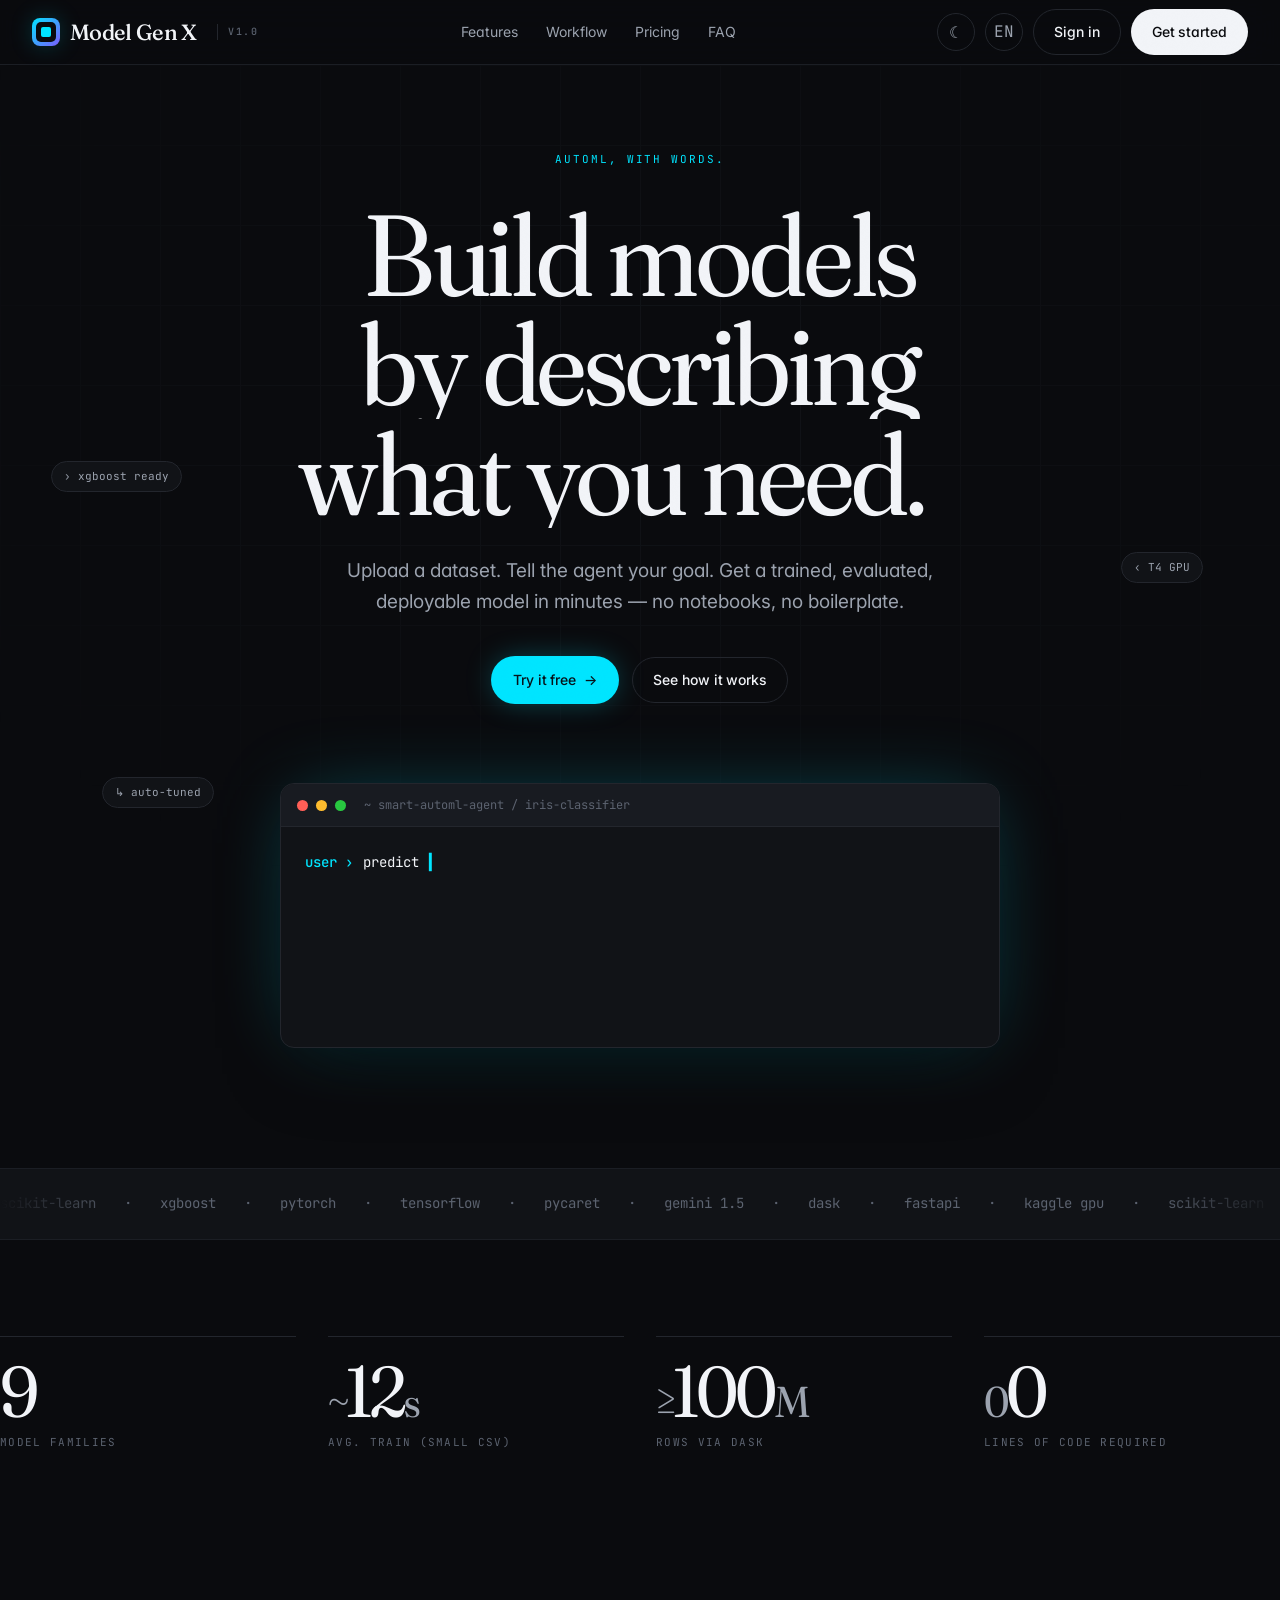
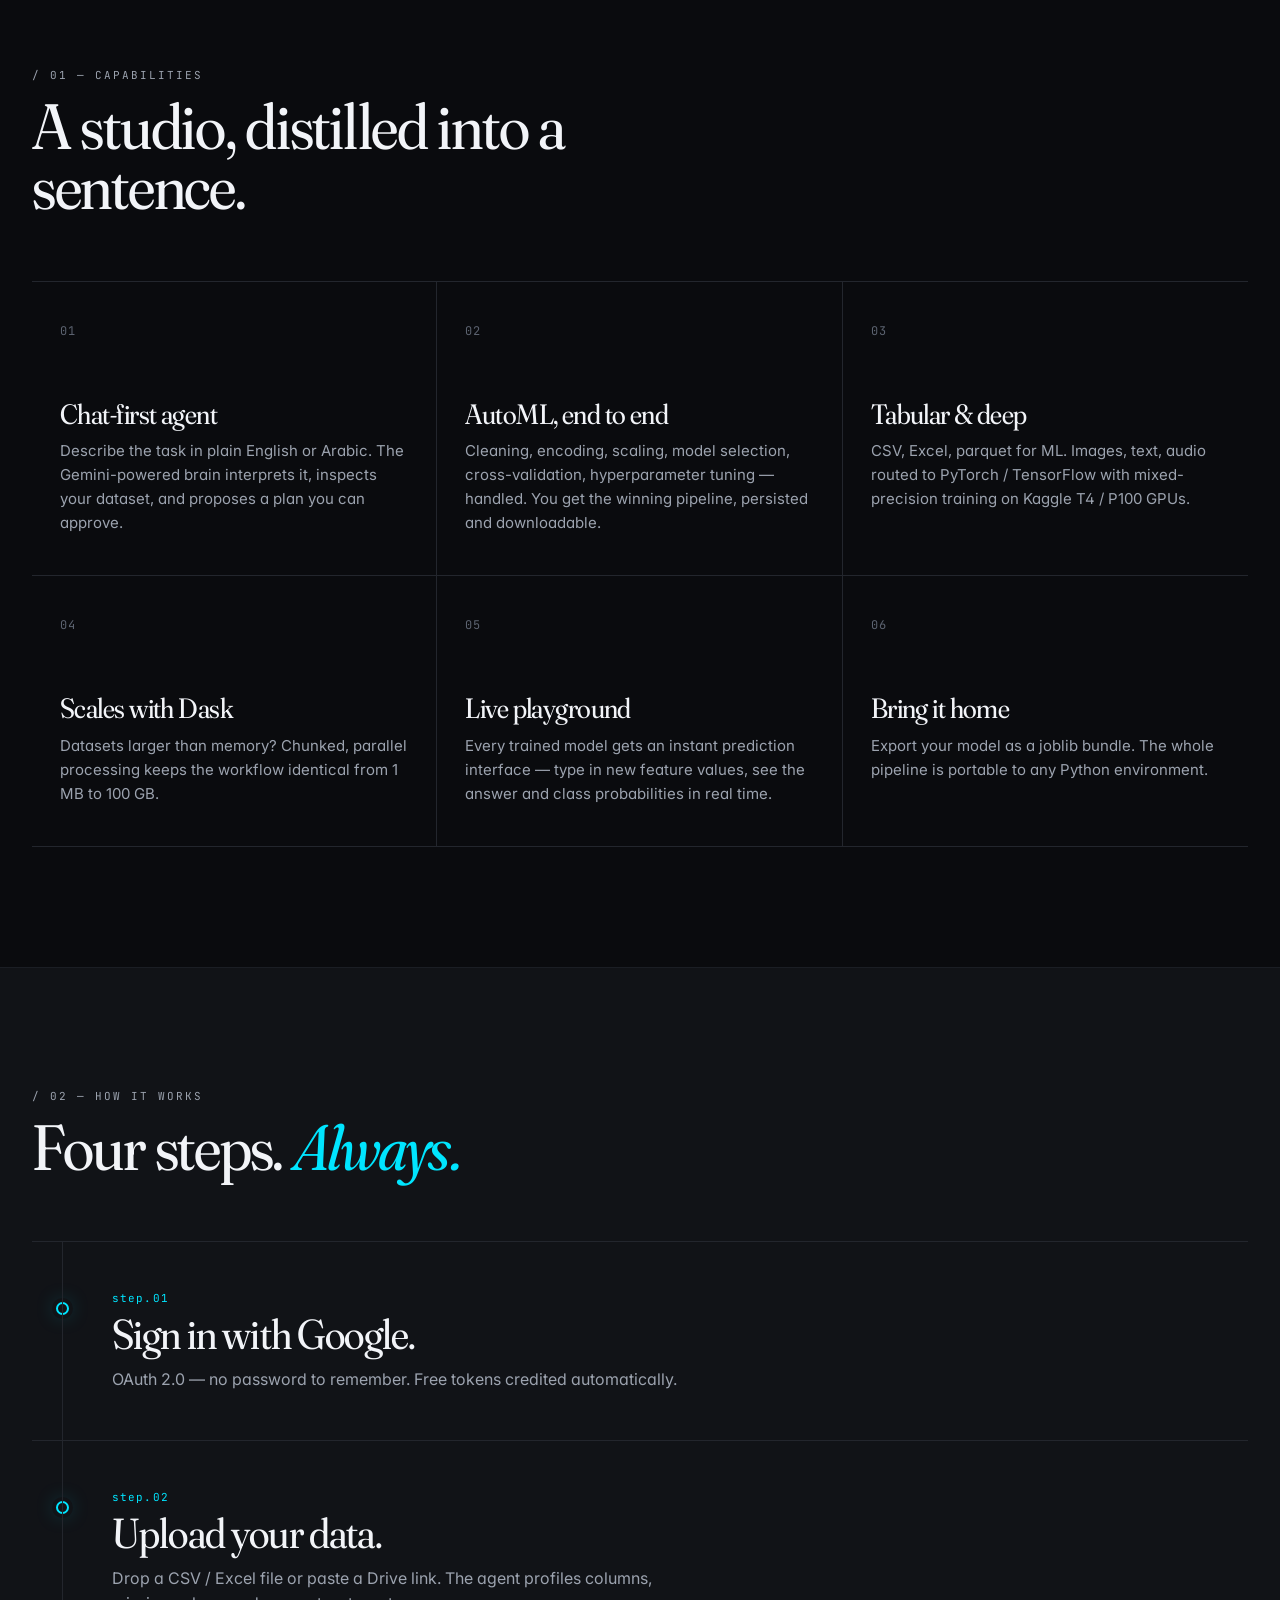
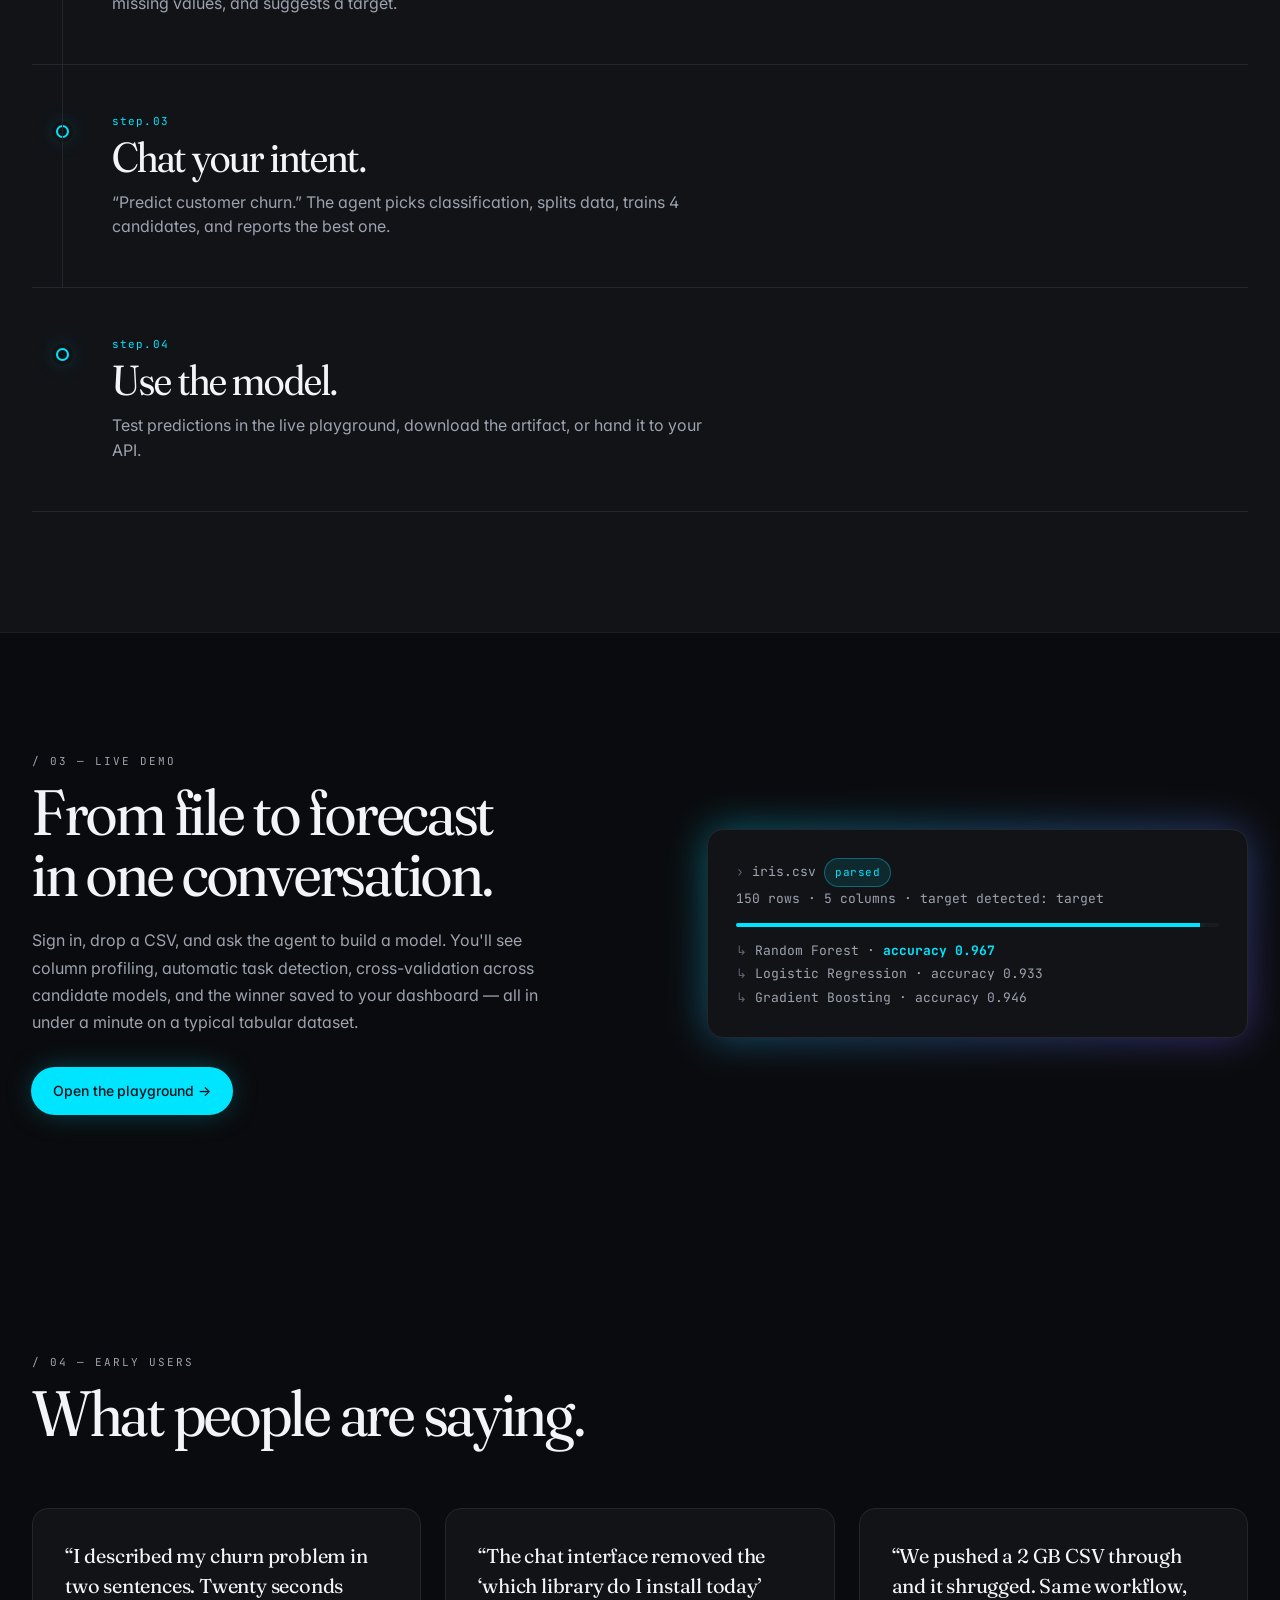
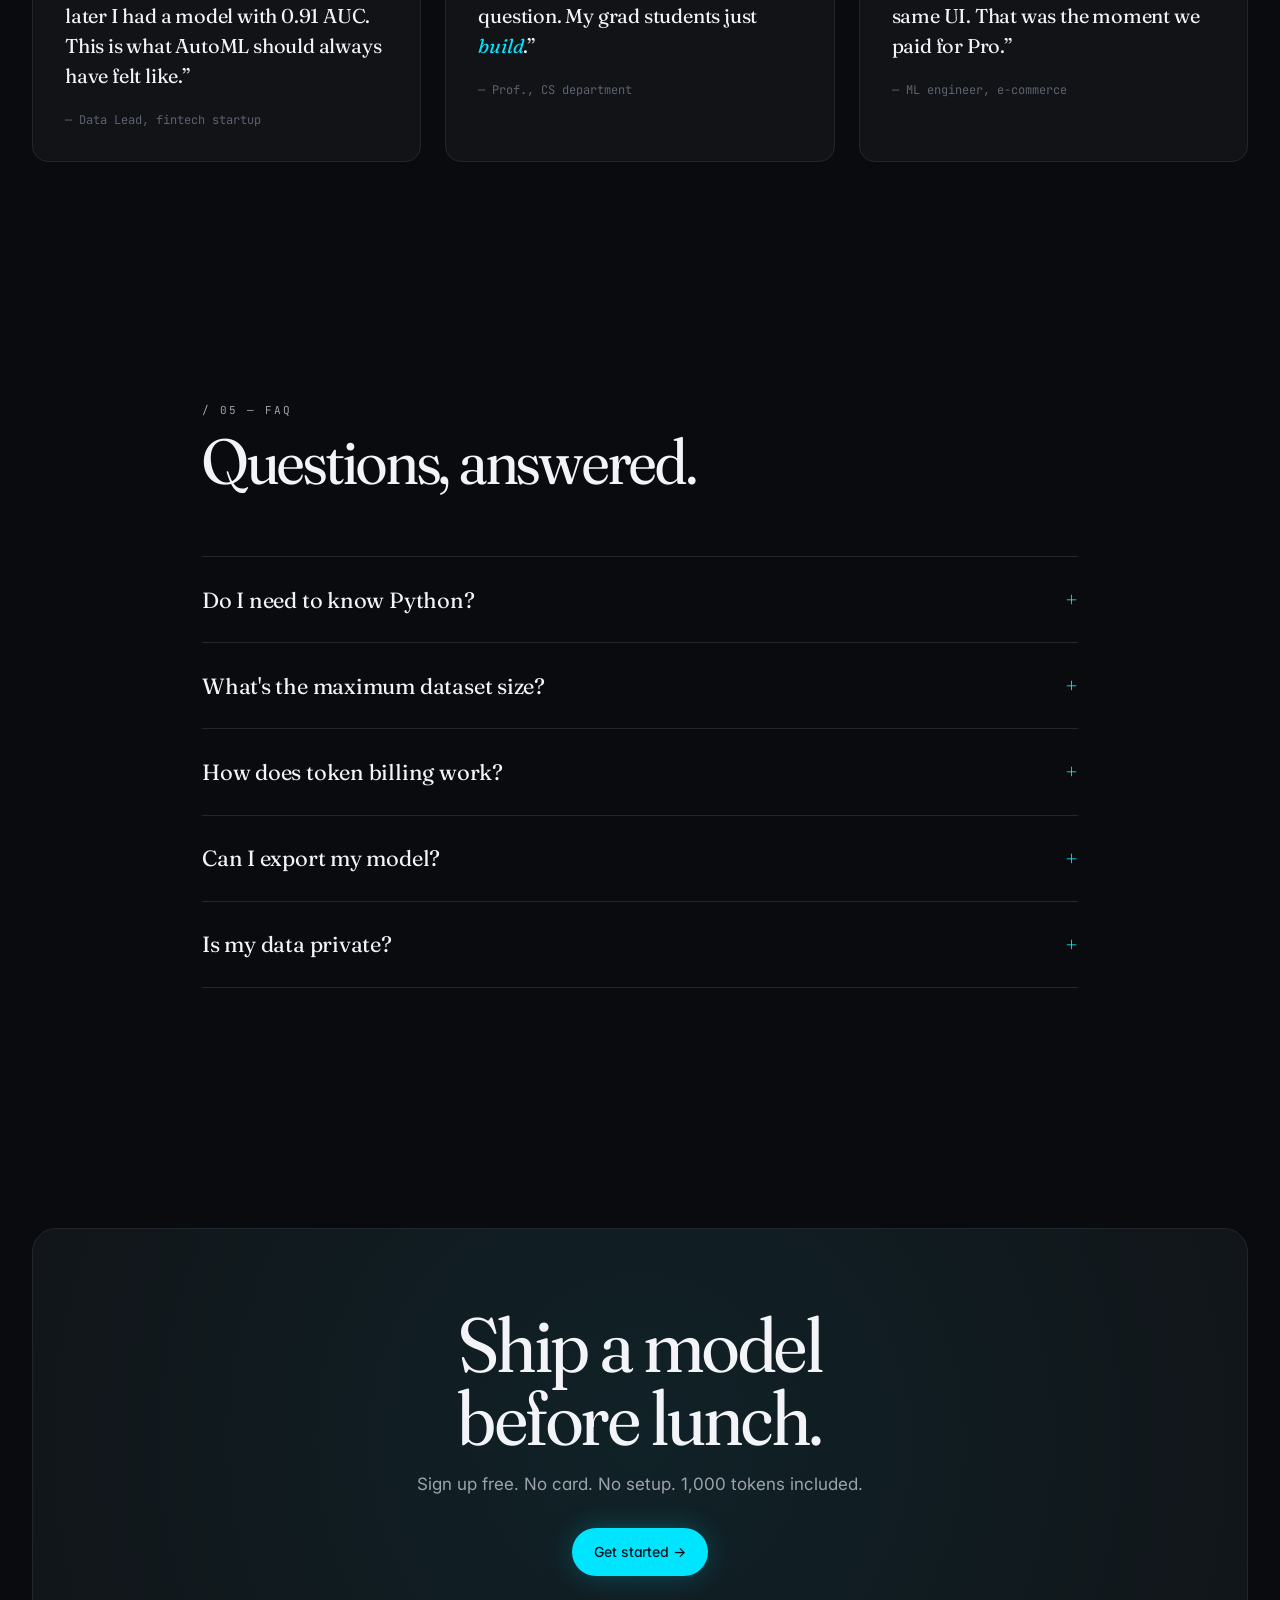
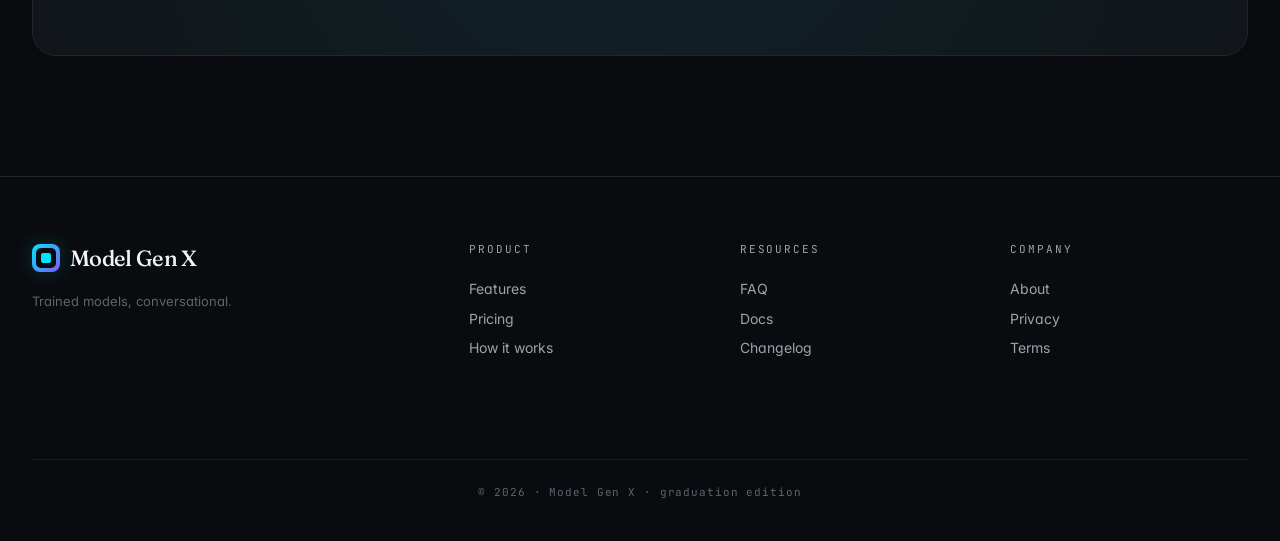
<file: smart-automl-agent/frontend/index.html>
<!DOCTYPE html>
<html lang="en" data-theme="dark">

<head>
    <meta charset="UTF-8" />
    <meta name="viewport" content="width=device-width,initial-scale=1" />
    <meta name="api-base" content="https://modelgenx.site" />
    <title>Model Gen X - Smart Auto ML and DL</title>
    <link rel="preconnect" href="https://fonts.googleapis.com" />
    <link rel="preconnect" href="https://fonts.gstatic.com" crossorigin />
    <link
        href="https://fonts.googleapis.com/css2?family=Fraunces:opsz,wght@9..144,300..700&family=Inter:wght@300..600&family=JetBrains+Mono:wght@400..600&family=Cairo:wght@300..700&display=swap"
        rel="stylesheet" />
    <link rel="stylesheet" href="css/main.css" />
    <link rel="stylesheet" href="css/landing.css" />
</head>

<body>

    <!-- ============= TOP NAV ============= -->
    <header class="topbar">
        <div class="container topbar-inner">
            <a class="brand" href="index.html">
                <span class="brand-mark"></span>
                <strong>Model Gen X</strong>
                <small class="mono">v1.0</small>
            </a>
            <nav class="nav-links">
                <a href="#features" data-i18n="nav.features">Features</a>
                <a href="#workflow">Workflow</a>
                <a href="pages/pricing.html" data-i18n="nav.pricing">Pricing</a>
                <a href="#faq">FAQ</a>
            </nav>
            <div class="row" style="gap:10px;">
                <button class="btn-icon" data-theme-toggle title="Toggle theme">
                    <span data-theme-icon>☾</span>
                </button>
                <button class="btn-icon mono" data-lang-toggle title="Language">
                    <span data-lang-label>EN</span>
                </button>
                <a class="btn btn-ghost" href="pages/login.html" data-i18n="nav.signin">Sign in</a>
                <a class="btn btn-primary" href="pages/login.html" data-i18n="cta.get_started">Get started →</a>
            </div>
        </div>
    </header>

    <!-- ============= HERO ============= -->
    <section class="hero">
        <!-- decorative grid -->
        <div class="hero-grid"></div>

        <div class="container hero-inner">
            <p class="eyebrow hero-eyebrow" data-i18n="hero.eyebrow">▎AutoML, with words.</p>

            <h1 class="display hero-title">
                <span class="hero-line line-1" data-i18n="hero.title_1">Build models</span>
                <span class="hero-line line-2" data-i18n="hero.title_2">by describing</span>
                <span class="hero-line line-3">
                    <span data-i18n="hero.title_3">what you need.</span>
                    <em class="hero-blink">_</em>
                </span>
            </h1>

            <p class="hero-sub" data-i18n="hero.sub">
                Upload a dataset. Tell the agent your goal. Get a trained, evaluated, deployable model in minutes — no
                notebooks, no boilerplate.
            </p>

            <div class="hero-cta">
                <a class="btn btn-accent" href="pages/login.html">
                    <span data-i18n="cta.try_free">Try it free</span>
                    <span aria-hidden="true">→</span>
                </a>
                <a class="btn btn-ghost" href="#workflow">See how it works</a>
            </div>

            <!-- floating "terminal" card preview -->
            <div class="hero-terminal" id="heroTerminal">
                <div class="term-bar">
                    <span class="term-dot d-r"></span>
                    <span class="term-dot d-y"></span>
                    <span class="term-dot d-g"></span>
                    <span class="term-label mono">~ smart-automl-agent / iris-classifier</span>
                </div>
                <div class="term-body">
                    <div class="term-line"><span class="term-prompt">user</span><span class="term-typed"
                            id="termTyped"></span><span class="term-cursor">▍</span></div>
                    <div class="term-reply" id="termReply"></div>
                    <div class="term-metrics" id="termMetrics" style="display:none;">
                        <div class="term-metric"><span class="m-label mono">accuracy</span><span
                                class="m-value">0.967</span></div>
                        <div class="term-metric"><span class="m-label mono">f1</span><span class="m-value">0.965</span>
                        </div>
                        <div class="term-metric"><span class="m-label mono">model</span><span
                                class="m-value">RandomForest</span></div>
                        <div class="term-metric"><span class="m-label mono">time</span><span
                                class="m-value">12.4s</span></div>
                    </div>
                </div>
            </div>

            <!-- floating tags -->
            <div class="float-tag t-a mono">› xgboost ready</div>
            <div class="float-tag t-b mono">‹ T4 GPU</div>
            <div class="float-tag t-c mono">↳ auto-tuned</div>
        </div>
    </section>

    <!-- ============= MARQUEE ============= -->
    <section class="marquee-wrap">
        <div class="marquee">
            <div class="marquee-track">
                <span>scikit-learn</span><span>·</span>
                <span>xgboost</span><span>·</span>
                <span>pytorch</span><span>·</span>
                <span>tensorflow</span><span>·</span>
                <span>pycaret</span><span>·</span>
                <span>gemini 1.5</span><span>·</span>
                <span>dask</span><span>·</span>
                <span>fastapi</span><span>·</span>
                <span>kaggle gpu</span><span>·</span>
                <!-- duplicated for seamless loop -->
                <span>scikit-learn</span><span>·</span>
                <span>xgboost</span><span>·</span>
                <span>pytorch</span><span>·</span>
                <span>tensorflow</span><span>·</span>
                <span>pycaret</span><span>·</span>
                <span>gemini 1.5</span><span>·</span>
                <span>dask</span><span>·</span>
                <span>fastapi</span><span>·</span>
                <span>kaggle gpu</span><span>·</span>
            </div>
        </div>
    </section>

    <!-- ============= STATS ============= -->
    <section class="stats container">
        <div class="stat-row">
            <div class="stat">
                <span class="stat-num display" data-count="9">0</span>
                <span class="stat-label mono">model families</span>
            </div>
            <div class="stat">
                <span class="stat-num display" data-count="12"><span class="prefix">~</span>0<span
                        class="suffix">s</span></span>
                <span class="stat-label mono">avg. train (small csv)</span>
            </div>
            <div class="stat">
                <span class="stat-num display" data-count="100"><span class="prefix">≥</span>0<span
                        class="suffix">M</span></span>
                <span class="stat-label mono">rows via dask</span>
            </div>
            <div class="stat">
                <span class="stat-num display" data-count="0"><span class="prefix">0</span></span>
                <span class="stat-label mono">lines of code required</span>
            </div>
        </div>
    </section>

    <!-- ============= FEATURES ============= -->
    <section class="section" id="features">
        <div class="container">
            <div class="section-head">
                <p class="eyebrow">/ 01 — capabilities</p>
                <h2 class="display section-title">A studio, distilled into a sentence.</h2>
            </div>

            <div class="features-grid">
                <article class="feature">
                    <div class="feature-num mono">01</div>
                    <h3 class="feature-title display">Chat-first agent</h3>
                    <p>Describe the task in plain English or Arabic. The Gemini-powered brain interprets it, inspects
                        your dataset, and proposes a plan you can approve.</p>
                </article>
                <article class="feature">
                    <div class="feature-num mono">02</div>
                    <h3 class="feature-title display">AutoML, end to end</h3>
                    <p>Cleaning, encoding, scaling, model selection, cross-validation, hyperparameter tuning — handled.
                        You get the winning pipeline, persisted and downloadable.</p>
                </article>
                <article class="feature">
                    <div class="feature-num mono">03</div>
                    <h3 class="feature-title display">Tabular &amp; deep</h3>
                    <p>CSV, Excel, parquet for ML. Images, text, audio routed to PyTorch / TensorFlow with
                        mixed-precision training on Kaggle T4 / P100 GPUs.</p>
                </article>
                <article class="feature">
                    <div class="feature-num mono">04</div>
                    <h3 class="feature-title display">Scales with Dask</h3>
                    <p>Datasets larger than memory? Chunked, parallel processing keeps the workflow identical from 1 MB
                        to 100 GB.</p>
                </article>
                <article class="feature">
                    <div class="feature-num mono">05</div>
                    <h3 class="feature-title display">Live playground</h3>
                    <p>Every trained model gets an instant prediction interface — type in new feature values, see the
                        answer and class probabilities in real time.</p>
                </article>
                <article class="feature">
                    <div class="feature-num mono">06</div>
                    <h3 class="feature-title display">Bring it home</h3>
                    <p>Export your model as a joblib bundle. The whole pipeline is portable to any Python environment.
                    </p>
                </article>
            </div>
        </div>
    </section>

    <!-- ============= WORKFLOW ============= -->
    <section class="section workflow" id="workflow">
        <div class="container">
            <div class="section-head">
                <p class="eyebrow">/ 02 — how it works</p>
                <h2 class="display section-title">Four steps. <em>Always.</em></h2>
            </div>

            <ol class="workflow-list">
                <li class="workflow-step">
                    <span class="step-rail"></span>
                    <span class="step-num mono">step.01</span>
                    <h3 class="step-title display">Sign in with Google.</h3>
                    <p>OAuth 2.0 — no password to remember. Free tokens credited automatically.</p>
                </li>
                <li class="workflow-step">
                    <span class="step-rail"></span>
                    <span class="step-num mono">step.02</span>
                    <h3 class="step-title display">Upload your data.</h3>
                    <p>Drop a CSV / Excel file or paste a Drive link. The agent profiles columns, missing values, and
                        suggests a target.</p>
                </li>
                <li class="workflow-step">
                    <span class="step-rail"></span>
                    <span class="step-num mono">step.03</span>
                    <h3 class="step-title display">Chat your intent.</h3>
                    <p>“Predict customer churn.” The agent picks classification, splits data, trains 4 candidates, and
                        reports the best one.</p>
                </li>
                <li class="workflow-step">
                    <span class="step-num mono">step.04</span>
                    <h3 class="step-title display">Use the model.</h3>
                    <p>Test predictions in the live playground, download the artifact, or hand it to your API.</p>
                </li>
            </ol>
        </div>
    </section>

    <!-- ============= DEMO STRIP ============= -->
    <section class="section demo-strip">
        <div class="container demo-inner">
            <div class="demo-text">
                <p class="eyebrow">/ 03 — live demo</p>
                <h2 class="display section-title">From file to forecast<br />in one conversation.</h2>
                <p class="demo-copy">Sign in, drop a CSV, and ask the agent to build a model. You'll see column
                    profiling, automatic task detection, cross-validation across candidate models, and the winner saved
                    to your dashboard — all in under a minute on a typical tabular dataset.</p>
                <a class="btn btn-accent" href="pages/login.html">Open the playground →</a>
            </div>
            <div class="demo-visual">
                <div class="demo-chip">
                    <div class="chip-line"><span class="mono c-dim">›</span> <span class="mono">iris.csv</span> <span
                            class="tag tag-accent">parsed</span></div>
                    <div class="chip-line">150 rows · 5 columns · target detected: <span class="mono">target</span>
                    </div>
                    <div class="chip-bar">
                        <div class="chip-fill" style="width:96%"></div>
                    </div>
                    <div class="chip-line"><span class="mono c-dim">↳</span> Random Forest · <strong>accuracy
                            0.967</strong></div>
                    <div class="chip-line"><span class="mono c-dim">↳</span> Logistic Regression · accuracy 0.933</div>
                    <div class="chip-line"><span class="mono c-dim">↳</span> Gradient Boosting · accuracy 0.946</div>
                </div>
            </div>
        </div>
    </section>

    <!-- ============= TESTIMONIALS ============= -->
    <section class="section">
        <div class="container">
            <div class="section-head">
                <p class="eyebrow">/ 04 — early users</p>
                <h2 class="display section-title">What people are saying.</h2>
            </div>
            <div class="testimonials">
                <figure class="testimonial">
                    <blockquote>“I described my churn problem in two sentences. Twenty seconds later I had a model with
                        0.91 AUC. This is what AutoML should always have felt like.”</blockquote>
                    <figcaption><span class="mono">— Data Lead, fintech startup</span></figcaption>
                </figure>
                <figure class="testimonial">
                    <blockquote>“The chat interface removed the ‘which library do I install today’ question. My grad
                        students just <em>build</em>.”</blockquote>
                    <figcaption><span class="mono">— Prof., CS department</span></figcaption>
                </figure>
                <figure class="testimonial">
                    <blockquote>“We pushed a 2 GB CSV through and it shrugged. Same workflow, same UI. That was the
                        moment we paid for Pro.”</blockquote>
                    <figcaption><span class="mono">— ML engineer, e-commerce</span></figcaption>
                </figure>
            </div>
        </div>
    </section>

    <!-- ============= FAQ ============= -->
    <section class="section" id="faq">
        <div class="container-narrow">
            <div class="section-head">
                <p class="eyebrow">/ 05 — faq</p>
                <h2 class="display section-title">Questions, answered.</h2>
            </div>
            <div class="faq">
                <details class="faq-item">
                    <summary>Do I need to know Python?</summary>
                    <p>No. The platform is designed for non-coders. If you do know Python, you can also download the
                        trained pipeline and integrate it anywhere.</p>
                </details>
                <details class="faq-item">
                    <summary>What's the maximum dataset size?</summary>
                    <p>On the Free plan, 200 MB per upload. Pro raises the limit and routes larger files through Dask
                        streaming. We've tested up to ~10 GB on a single Pro project.</p>
                </details>
                <details class="faq-item">
                    <summary>How does token billing work?</summary>
                    <p>You get 1,000 free tokens on signup. Training consumes 50 tokens; predictions 1 token each. When
                        you run out, upgrade to Pro or Enterprise — no second-account loopholes.</p>
                </details>
                <details class="faq-item">
                    <summary>Can I export my model?</summary>
                    <p>Yes. Every trained pipeline is downloadable as a joblib artifact that includes the preprocessing
                        steps. It runs in any Python 3.11+ environment.</p>
                </details>
                <details class="faq-item">
                    <summary>Is my data private?</summary>
                    <p>Datasets are stored under your account and never used to train shared models. Delete a project
                        and the underlying files are removed too.</p>
                </details>
            </div>
        </div>
    </section>

    <!-- ============= CTA ============= -->
    <section class="section">
        <div class="container">
            <div class="cta-card">
                <h2 class="display cta-title">Ship a model<br />before lunch.</h2>
                <p class="cta-sub">Sign up free. No card. No setup. 1,000 tokens included.</p>
                <a class="btn btn-accent" href="pages/login.html">Get started →</a>
            </div>
        </div>
    </section>

    <!-- ============= FOOTER ============= -->
    <footer class="footer">
        <div class="container footer-inner">
            <div class="footer-brand">
                <a class="brand" href="index.html">
                    <span class="brand-mark"></span>
                    <strong>Model Gen X</strong>
                </a>
                <p class="footer-tag">Trained models, conversational.</p>
            </div>
            <nav class="footer-nav">
                <div>
                    <p class="eyebrow">Product</p>
                    <a href="#features">Features</a>
                    <a href="pages/pricing.html">Pricing</a>
                    <a href="#workflow">How it works</a>
                </div>
                <div>
                    <p class="eyebrow">Resources</p>
                    <a href="#faq">FAQ</a>
                    <a href="#">Docs</a>
                    <a href="#">Changelog</a>
                </div>
                <div>
                    <p class="eyebrow">Company</p>
                    <a href="#">About</a>
                    <a href="#">Privacy</a>
                    <a href="#">Terms</a>
                </div>
            </nav>
            <p class="footer-copy mono">© 2026 · Model Gen X · graduation edition</p>
        </div>
    </footer>

    <script src="js/common.js"></script>
    <script src="js/landing.js"></script>

</body>

</html>
</file>
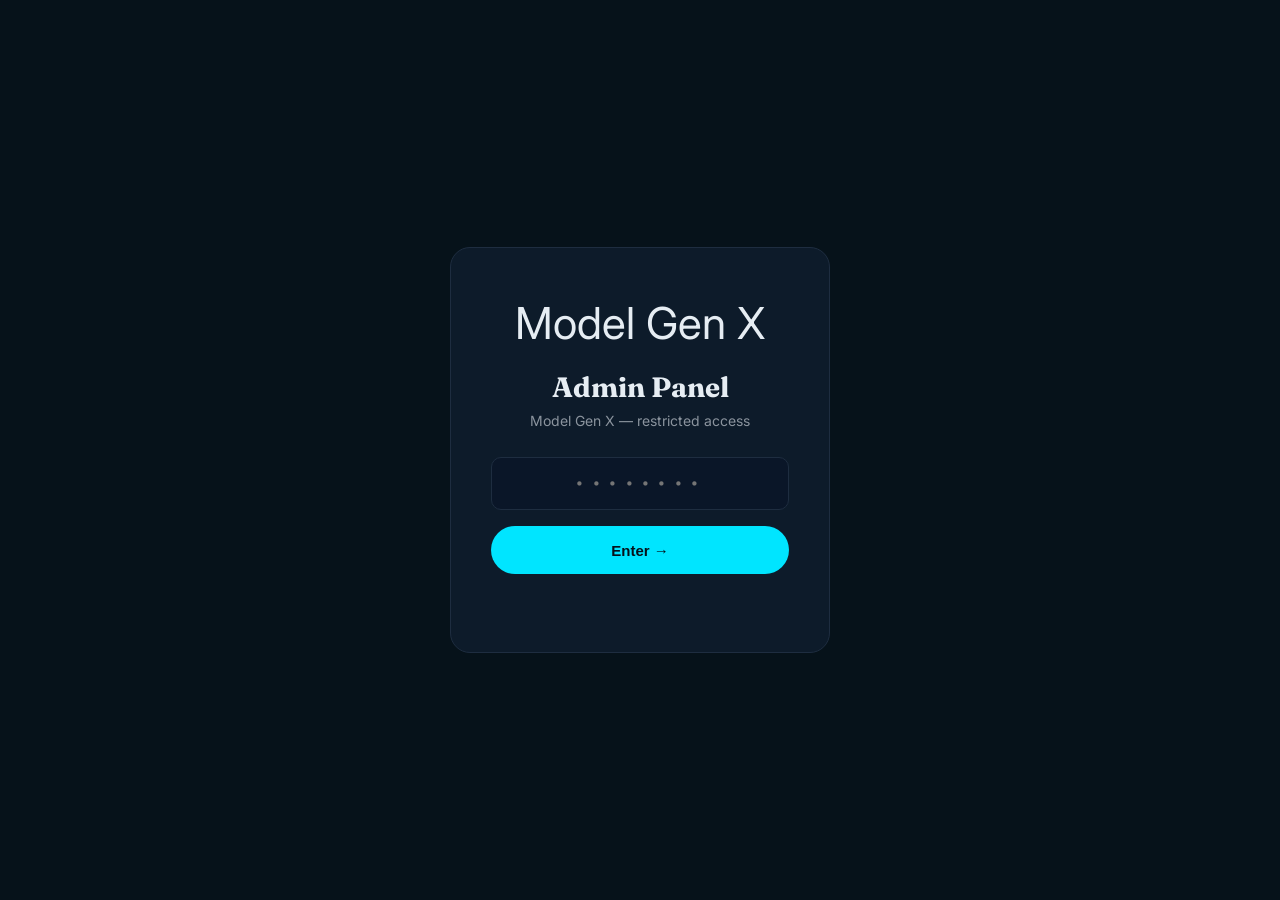
<file: smart-automl-agent/frontend/pages/admin.html>
<!DOCTYPE html>
<html lang="en" data-theme="dark">
<head>
<meta charset="UTF-8"/>
<meta name="viewport" content="width=device-width,initial-scale=1"/>
<title>Admin — Model Gen X</title>
<link href="https://fonts.googleapis.com/css2?family=Fraunces:opsz,wght@9..144,300..700&family=Inter:wght@300..600&family=JetBrains+Mono:wght@400..600&display=swap" rel="stylesheet"/>
<style>
*{box-sizing:border-box;margin:0;padding:0;}
body{background:#06121A;color:#E6EDF3;font-family:'Inter',sans-serif;min-height:100vh;}
/* Lock */
#lock{position:fixed;inset:0;background:#06121A;z-index:9999;display:flex;align-items:center;justify-content:center;}
.lock-box{background:#0D1B2A;border:1px solid #1E2D40;border-radius:20px;padding:48px 40px;width:380px;text-align:center;}
.lock-box h2{font-family:'Fraunces',serif;font-size:28px;margin-bottom:8px;}
.lock-box p{color:#8B949E;font-size:14px;margin-bottom:28px;}
.lock-input{width:100%;background:#0A1628;border:1px solid #1E2D40;border-radius:10px;padding:14px 16px;color:#E6EDF3;font-size:18px;font-family:'JetBrains Mono',monospace;letter-spacing:.3em;text-align:center;margin-bottom:16px;}
.lock-input:focus{outline:none;border-color:#00E5FF;}
.btn-enter{width:100%;height:48px;background:#00E5FF;color:#06121A;border:none;border-radius:999px;font-size:15px;font-weight:600;cursor:pointer;}
.btn-enter:hover{background:#00CCEE;}
.err{color:#F85149;font-size:13px;margin-top:10px;min-height:20px;}
/* Dashboard */
#dash{display:none;}
.topbar{background:#0D1B2A;border-bottom:1px solid #1E2D40;padding:16px 32px;display:flex;align-items:center;justify-content:space-between;}
.topbar h1{font-family:'Fraunces',serif;font-size:20px;}
.main{max-width:1100px;margin:0 auto;padding:32px 24px;}
.stats{color:#8B949E;font-size:14px;margin-bottom:24px;}
.filters{display:flex;gap:8px;margin-bottom:24px;flex-wrap:wrap;}
.fbtn{padding:8px 18px;border-radius:999px;border:1px solid #1E2D40;background:transparent;color:#8B949E;cursor:pointer;font-size:13px;}
.fbtn.active{background:#00E5FF;color:#06121A;border-color:#00E5FF;font-weight:600;}
.card{background:#0D1B2A;border:1px solid #1E2D40;border-radius:14px;padding:20px 24px;margin-bottom:12px;}
.card.pending{border-left:3px solid #D29922;}
.card.approved{border-left:3px solid #3FB950;opacity:.75;}
.card.rejected{border-left:3px solid #F85149;opacity:.6;}
.name{font-weight:600;font-size:16px;}
.email{font-size:13px;color:#8B949E;margin-left:8px;}
.meta{font-family:'JetBrains Mono',monospace;font-size:12px;color:#8B949E;margin:6px 0;}
.badge{padding:3px 10px;border-radius:999px;font-size:11px;font-family:'JetBrains Mono',monospace;}
.b-pending{background:rgba(210,153,34,.15);color:#D29922;}
.b-approved{background:rgba(63,185,80,.15);color:#3FB950;}
.b-rejected{background:rgba(248,81,73,.15);color:#F85149;}
.actions{display:flex;align-items:center;gap:8px;flex-wrap:wrap;}
.btn-approve{padding:8px 16px;background:#3FB950;color:#fff;border:none;border-radius:999px;cursor:pointer;font-size:13px;}
.btn-reject{padding:8px 16px;background:transparent;color:#F85149;border:1px solid #F85149;border-radius:999px;cursor:pointer;font-size:13px;}
.btn-ss{padding:6px 12px;background:transparent;border:1px solid #1E2D40;color:#8B949E;border-radius:999px;cursor:pointer;font-size:12px;}
.btn-refresh{padding:8px 16px;background:transparent;border:1px solid #1E2D40;color:#E6EDF3;border-radius:999px;cursor:pointer;font-size:13px;}
.btn-lock{padding:8px 16px;background:transparent;border:1px solid #F85149;color:#F85149;border-radius:999px;cursor:pointer;font-size:13px;}
.modal{position:fixed;inset:0;background:rgba(0,0,0,.85);z-index:9999;display:flex;align-items:center;justify-content:center;}
.modal img{max-width:90vw;max-height:80vh;border-radius:12px;}
.modal-close{margin-top:16px;padding:10px 28px;background:#0D1B2A;border:1px solid #1E2D40;color:#E6EDF3;border-radius:999px;cursor:pointer;}
.empty{text-align:center;padding:60px;color:#8B949E;}
</style>
</head>
<body>

<!-- Lock Screen -->
<div id="lock">
    <div class="lock-box">
        <div style="font-size:44px;margin-bottom:20px;">Model Gen X</div>
        <h2>Admin Panel</h2>
        <p>Model Gen X — restricted access</p>
        <input class="lock-input" type="password" id="pw" placeholder="••••••••"
               onkeydown="if(event.key==='Enter')tryUnlock()"/>
        <button class="btn-enter" onclick="tryUnlock()">Enter →</button>
        <div class="err" id="err"></div>
    </div>
</div>

<!-- Dashboard -->
<div id="dash">
    <div class="topbar">
        <h1>Model Gen X - Payment Requests</h1>
        <div style="display:flex;gap:10px;">
            <button class="btn-refresh" onclick="load()">Refresh</button>
            <button class="btn-lock" onclick="lock()"> Lock</button>
        </div>
    </div>
    <div class="main">
        <div class="stats" id="stats">Loading…</div>
        <div class="filters">
            <button class="fbtn active" onclick="filter('all',this)">All</button>
            <button class="fbtn" onclick="filter('pending',this)">Pending</button>
            <button class="fbtn" onclick="filter('approved',this)">Approved</button>
            <button class="fbtn" onclick="filter('rejected',this)">Rejected</button>
        </div>
        <div id="list"></div>
    </div>
</div>

<script>
const ADMIN_PASS = '123456';
const API = 'https://modelgenx.site';

function tryUnlock() {
    const pw = document.getElementById('pw').value;
    const err = document.getElementById('err');
    if (pw === ADMIN_PASS) {
        sessionStorage.setItem('mgx_adm', '1');
        document.getElementById('lock').style.display = 'none';
        document.getElementById('dash').style.display = 'block';
        load();
    } else {
        err.textContent = 'Incorrect password';
        document.getElementById('pw').value = '';
        setTimeout(() => err.textContent = '', 2000);
    }
}

function lock() {
    sessionStorage.removeItem('mgx_adm');
    location.reload();
}

// Auto-unlock if session active
if (sessionStorage.getItem('mgx_adm') === '1') {
    document.getElementById('lock').style.display = 'none';
    document.getElementById('dash').style.display = 'block';
    window.addEventListener('load', load);
}

// ── API helpers ─────────────────────────────────────────────────────────
function getToken() { return localStorage.getItem('saa.token'); }

async function apiFetch(path, opts={}) {
    const r = await fetch(API + path, {
        ...opts,
        headers: { 'Authorization': `Bearer ${getToken()}`, ...(opts.headers||{}) }
    });
    if (!r.ok) throw new Error(`HTTP ${r.status}`);
    return r.json();
}

// ── Data ─────────────────────────────────────────────────────────────────
let all = [], currentFilter = 'all';

async function load() {
    try {
        all = await apiFetch('/api/payments/admin/all');
        const pending  = all.filter(p => p.status === 'pending').length;
        const approved = all.filter(p => p.status === 'approved').length;
        document.getElementById('stats').textContent =
            `${all.length} total · ${pending} pending · ${approved} approved`;
        render();
    } catch(e) {
        document.getElementById('list').innerHTML =
            `<div style="color:#F85149;padding:20px;">Error: ${e.message} — make sure you're logged in to modelgenx.site first</div>`;
    }
}

function filter(f, btn) {
    currentFilter = f;
    document.querySelectorAll('.fbtn').forEach(b => b.classList.remove('active'));
    btn.classList.add('active');
    render();
}

function render() {
    const pays = currentFilter === 'all' ? all : all.filter(p => p.status === currentFilter);
    const list = document.getElementById('list');
    if (!pays.length) { list.innerHTML = '<div class="empty">No payments found.</div>'; return; }
    list.innerHTML = pays.map(p => `
        <div class="card ${p.status}">
            <div style="display:flex;justify-content:space-between;align-items:flex-start;flex-wrap:wrap;gap:12px;">
                <div>
                    <div><span class="name">${p.user_name||'—'}</span><span class="email">${p.user_email||''}</span></div>
                    <div class="meta">${p.tokens.toLocaleString()} tokens · ${p.amount} EGP · 📱 ${p.phone}</div>
                    <div style="font-size:12px;color:#6E7681;">${new Date(p.created_at).toLocaleString()}</div>
                    ${p.note?`<div style="font-size:12px;color:#F85149;margin-top:4px;">${p.note}</div>`:''}
                </div>
                <div class="actions">
                    <span class="badge b-${p.status}">${p.status}</span>
                    ${p.screenshot?`<button class="btn-ss" onclick="viewSS(${p.id})">📸 Screenshot</button>`:''}
                    ${p.status==='pending'?`
                        <button class="btn-approve" onclick="approve(${p.id})">✓ Approve</button>
                        <button class="btn-reject" onclick="reject(${p.id})">✖ Reject</button>
                    `:''}
                </div>
            </div>
        </div>
    `).join('');
}

async function approve(id) {
    if (!confirm(`Approve payment #${id}?`)) return;
    try {
        const r = await apiFetch(`/api/payments/admin/approve/${id}`, { method: 'POST' });
        alert(r.message);
        load();
    } catch(e) { alert('Error: ' + e.message); }
}

async function reject(id) {
    const note = prompt('Reason (optional):') || '';
    try {
        const fd = new FormData(); fd.append('note', note);
        const r = await fetch(`${API}/api/payments/admin/reject/${id}`, {
            method: 'POST',
            headers: { 'Authorization': `Bearer ${getToken()}` },
            body: fd
        });
        if (!r.ok) throw new Error(`HTTP ${r.status}`);
        load();
    } catch(e) { alert('Error: ' + e.message); }
}

function viewSS(id) {
    document.getElementById('ssModal')?.remove();
    const m = document.createElement('div');
    m.id = 'ssModal'; m.className = 'modal';
    m.innerHTML = `<div style="text-align:center">
        <img id="ssImg" style="max-width:90vw;max-height:80vh;border-radius:12px;"/>
        <br/><button class="modal-close" onclick="this.closest('.modal').remove()">Close</button>
    </div>`;
    m.addEventListener('click', e => { if(e.target===m) m.remove(); });
    document.body.appendChild(m);
    fetch(`${API}/api/payments/admin/screenshot/${id}`, {
        headers: { 'Authorization': `Bearer ${getToken()}` }
    }).then(r=>r.blob()).then(b=>{ document.getElementById('ssImg').src=URL.createObjectURL(b); });
}
</script>
</body>
</html>
</file>
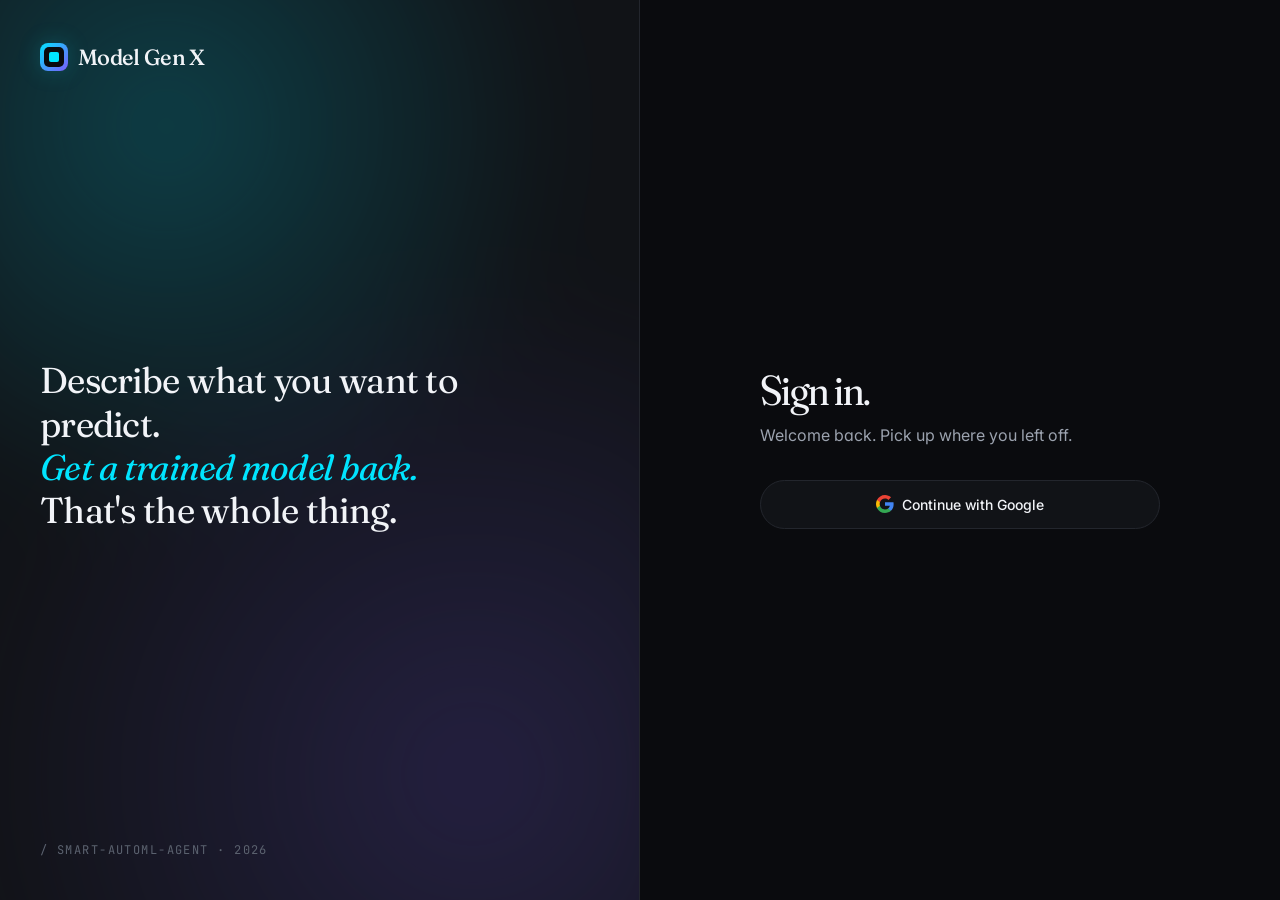
<file: smart-automl-agent/frontend/pages/chat.html>
<!DOCTYPE html>
<html lang="en" data-theme="dark">
<head>
<meta charset="UTF-8" />
<meta name="viewport" content="width=device-width,initial-scale=1" />
<meta name="api-base" content="https://modelgenx.site" />
<meta http-equiv="Cache-Control" content="no-cache, no-store, must-revalidate"/>
<meta http-equiv="Pragma" content="no-cache"/>
<link rel="icon" href="data:image/svg+xml,<svg xmlns='http://www.w3.org/2000/svg' viewBox='0 0 32 32'><text y='28' font-size='28'>🤖</text></svg>"/>
<title>AI Chat — Model Gen X</title>
<link href="https://fonts.googleapis.com/css2?family=Fraunces:opsz,wght@9..144,300..700&family=Inter:wght@300..600&family=JetBrains+Mono:wght@400..600&family=Cairo:wght@300..700&display=swap" rel="stylesheet" />
<link rel="stylesheet" href="../css/main.css" />
<link rel="stylesheet" href="../css/app.css" />
<style>
    .chat-shell { display:grid; grid-template-columns:260px 280px 1fr; min-height:100vh; }
    /* Dataset picker modal */
    .ds-modal-overlay { position:fixed; inset:0; background:rgba(0,0,0,.75); z-index:1000; display:flex; align-items:center; justify-content:center; backdrop-filter:blur(6px); }
    .ds-modal { background:var(--bg-elev); border:1px solid var(--line); border-radius:20px; padding:36px; width:480px; max-width:95vw; }
    .ds-modal h2 { font-family:'Fraunces',serif; font-size:26px; letter-spacing:-.02em; margin-bottom:8px; }
    .ds-modal p { font-size:14px; color:var(--text-dim); margin-bottom:24px; }
    .ds-option { display:flex; align-items:center; gap:14px; padding:14px 16px; border:1px solid var(--line); border-radius:12px; cursor:pointer; margin-bottom:10px; transition:all .15s; background:var(--bg-elev-2); }
    .ds-option:hover { border-color:var(--accent); background:var(--accent-soft); }
    .ds-option.selected { border-color:var(--accent); background:var(--accent-soft); }
    .ds-option-icon { font-size:22px; flex-shrink:0; }
    .ds-option-name { font-weight:600; font-size:14px; }
    .ds-option-meta { font-size:12px; color:var(--text-faint); margin-top:2px; }
    .ds-modal-actions { display:flex; gap:10px; margin-top:20px; }
    .ds-skip { font-size:13px; color:var(--text-faint); background:none; border:none; cursor:pointer; padding:0; }
    .ds-skip:hover { color:var(--text); }
    .chat-list-pane { border-right:1px solid var(--line); background:var(--bg-elev); overflow-y:auto; padding:16px 12px; }
    .chat-item { padding:10px 12px; border-radius:10px; font-size:13px; color:var(--text-dim); cursor:pointer; white-space:nowrap; overflow:hidden; text-overflow:ellipsis; margin-bottom:2px; }
    .chat-item:hover { background:var(--bg-elev-2); color:var(--text); }
    .chat-item.active { background:var(--bg-elev-2); color:var(--text); border:1px solid var(--line); }
    .chat-newbtn { display:flex; align-items:center; justify-content:center; gap:8px; width:100%; padding:12px; margin-bottom:16px; border-radius:12px; border:1px solid var(--line); background:var(--bg-elev-2); color:var(--text); font-size:13px; cursor:pointer; }
    .chat-newbtn:hover { border-color:var(--accent); color:var(--accent); }
    .chat-main { display:flex; flex-direction:column; height:100vh; }
    .chat-header { padding:16px 32px; border-bottom:1px solid var(--line); display:flex; justify-content:space-between; align-items:center; background:var(--bg); }
    .chat-stream { flex:1; overflow-y:auto; padding:32px 0; }
    .msg-row { max-width:760px; margin:0 auto 28px; padding:0 32px; animation:msg-in 0.3s ease; }
    @keyframes msg-in { from{opacity:0;transform:translateY(8px)} to{opacity:1;transform:translateY(0)} }
    .msg-role { font-family:'JetBrains Mono',monospace; font-size:10px; letter-spacing:.16em; color:var(--text-faint); text-transform:uppercase; margin-bottom:8px; }
    .msg-role.user { color:var(--accent); }
    .msg-body { font-size:15px; line-height:1.65; color:var(--text); white-space:pre-wrap; }
    .msg-body code { background:var(--bg-elev); border:1px solid var(--line); border-radius:4px; padding:1px 6px; font-size:13px; }
    .msg-body pre { background:#08090C; border:1px solid var(--line); border-radius:10px; padding:16px 20px; margin:14px 0; overflow-x:auto; font-size:13px; line-height:1.6; }
    .msg-body pre code { background:transparent; border:none; padding:0; }
    .msg-body strong { color:var(--text); font-weight:600; }
    .msg-body em { color:var(--accent); font-style:italic; }
    .chat-input-bar { padding:18px 32px 28px; border-top:1px solid var(--line); background:var(--bg); }
    .chat-input-wrap { max-width:760px; margin:0 auto; background:var(--bg-elev); border:1px solid var(--line); border-radius:16px; padding:8px 8px 8px 18px; display:flex; align-items:flex-end; gap:10px; transition:border-color .15s; }
    .chat-input-wrap:focus-within { border-color:var(--accent); }
    .chat-input { flex:1; border:none; outline:none; background:transparent; color:var(--text); resize:none; font-family:'Inter',sans-serif; font-size:15px; padding:10px 0; max-height:200px; line-height:1.5; }
    .send-btn { width:38px; height:38px; border-radius:50%; background:var(--accent); color:#06121A; display:flex; align-items:center; justify-content:center; flex-shrink:0; font-size:18px; transition:transform .15s,opacity .15s; cursor:pointer; border:none; }
    .send-btn:hover { transform:scale(1.05); box-shadow:0 0 24px var(--accent-glow); }
    .ds-context { max-width:760px; margin:0 auto 10px; padding:8px 16px; background:var(--accent-soft); border:1px solid rgba(0,229,255,.3); border-radius:10px; font-size:13px; color:var(--accent); display:none; }
    .empty-chat { max-width:600px; margin:80px auto; text-align:center; padding:0 32px; }
    .empty-chat h2 { font-family:'Fraunces',serif; font-size:40px; letter-spacing:-.025em; margin-bottom:16px; }
    .prompt-chips { display:flex; flex-wrap:wrap; gap:10px; justify-content:center; margin-top:32px; }
    .prompt-chip { background:var(--bg-elev); border:1px solid var(--line); border-radius:12px; padding:14px 18px; cursor:pointer; font-size:13px; color:var(--text-dim); text-align:left; max-width:220px; transition:all .15s; }
    .prompt-chip:hover { border-color:var(--accent); color:var(--text); }
    .prompt-chip-title { font-family:'Fraunces',serif; color:var(--text); font-size:15px; margin-bottom:4px; letter-spacing:-.01em; }
    .thinking-dots span { display:inline-block; width:6px; height:6px; border-radius:50%; background:var(--accent); margin-right:4px; animation:bounce 1.4s infinite; }
    .thinking-dots span:nth-child(2){animation-delay:.15s}
    .thinking-dots span:nth-child(3){animation-delay:.3s}
    @keyframes bounce{0%,60%,100%{transform:translateY(0);opacity:.4}30%{transform:translateY(-6px);opacity:1}}
    @media(max-width:1100px){
        .chat-shell{grid-template-columns:60px 1fr}
        .sidebar{padding:16px 8px}
        .sidebar .brand strong,.side-link span,.side-heading,.side-footer{display:none}
        .chat-list-pane{display:none}
    }
</style>
</head>
<body>
<div class="chat-shell">
    <aside class="sidebar"></aside>

    <aside class="chat-list-pane">
        <button class="chat-newbtn" id="newChatBtn">
            <span>＋</span><span>New chat</span>
        </button>
        <div style="display:flex;align-items:center;justify-content:space-between;padding:6px 12px 8px;">
            <div class="side-heading">Recent</div>
            <button id="clearChatsBtn" title="Clear all chats"
                style="background:none;border:none;cursor:pointer;color:var(--text-faint);font-size:12px;padding:2px 6px;border-radius:6px;transition:all .15s;"
                onmouseover="this.style.color='#F85149';this.style.background='rgba(248,81,73,.1)'"
                onmouseout="this.style.color='var(--text-faint)';this.style.background='none'">
                🗑 Clear all
            </button>
        </div>
        <div id="chatList"></div>
    </aside>

    <section class="chat-main">
        <div class="chat-header">
            <div>
                <div class="page-eyebrow" id="chatTitle">/ new conversation</div>
                <h2 style="font-family:'Fraunces',serif;font-size:24px;letter-spacing:-.02em;margin-top:4px;">AI Agent</h2>
            </div>
            <div class="row" style="gap:10px;">
                <select id="dsSelector" class="mono" style="background:var(--bg-elev);border:1px solid var(--line);border-radius:8px;padding:6px 10px;font-size:12px;color:var(--text-dim);">
                    <option value="">— no dataset context —</option>
                </select>
            </div>
        </div>

        <div class="chat-stream" id="stream">
            <div class="empty-chat" id="emptyState">
                <h2>What should we build today?</h2>
                <p style="color:var(--text-dim);">Ask the agent to analyze a dataset, train a model, or interpret a result.</p>
                <div class="prompt-chips">
                    <div class="prompt-chip" data-prompt="What does my dataset look like?">
                        <div class="prompt-chip-title">Inspect dataset</div>What does my dataset look like?
                    </div>
                    <div class="prompt-chip" data-prompt="Train a classification model on my current dataset.">
                        <div class="prompt-chip-title">Auto-train</div>Train a classification model on my current dataset.
                    </div>
                    <div class="prompt-chip" data-prompt="Explain what F1 score means in plain English.">
                        <div class="prompt-chip-title">Learn</div>Explain what F1 score means.
                    </div>
                    <div class="prompt-chip" data-prompt="Which model family should I try for a tabular regression problem?">
                        <div class="prompt-chip-title">Recommend</div>Best model for tabular regression?
                    </div>
                </div>
            </div>
        </div>

        <div class="chat-input-bar">
            <div class="ds-context" id="dsContext"></div>
            <div class="chat-input-wrap">
                <textarea class="chat-input" id="chatInput" rows="1" placeholder="Message the agent…"></textarea>
                <button class="send-btn" id="sendBtn" title="Send" style="opacity:1;">→</button>
            </div>
            <p class="mono" style="max-width:760px;margin:8px auto 0;font-size:11px;color:var(--text-faint);text-align:center;letter-spacing:.08em;">
                The agent can request training — watch for ↳ <span style="color:var(--accent);">action</span> chips in its replies.
            </p>
        </div>
    </section>
</div>

<!-- Dataset Picker Modal -->
<div class="ds-modal-overlay" id="dsPickerModal" style="display:none;">
    <div class="ds-modal">
        <h2>📂 Choose your dataset</h2>
        <p>Select the dataset you want to work with in this chat session.</p>
        <div id="dsPickerList" style="max-height:320px;overflow-y:auto;"></div>
        <div class="ds-modal-actions">
            <button class="btn btn-accent" id="dsPickerConfirm" style="flex:1;height:46px;" disabled>Start chatting →</button>
            <button class="ds-skip" id="dsPickerSkip">Skip for now</button>
        </div>
    </div>
</div>

<script src="../js/common.js?v=2"></script>
<script src="../js/sidebar.js?v=2"></script>
<script>
(async function () {
    if (!auth.requireAuth()) return;
    renderSidebar('chat');
    await loadCurrentUser();

    const $ = id => document.getElementById(id);
    let currentChatId = null;
    let allDatasets   = [];

    // ── Dataset Picker Modal ────────────────────────────────────────
    async function showDatasetPicker() {
        try {
            const projects = await api('/api/projects');
            allDatasets = [];
            for (const p of projects.slice(0, 10)) {
                try {
                    const ds = await api(`/api/datasets/project/${p.id}`);
                    ds.forEach(d => allDatasets.push({...d, project_name: p.name}));
                } catch {}
            }
        } catch {}

        if (!allDatasets.length) return; // no datasets → skip modal

        const list = $('dsPickerList');
        list.innerHTML = allDatasets.map((d, i) => `
            <div class="ds-option" data-id="${d.id}" data-idx="${i}" onclick="selectDs(this, ${d.id})">
                <div class="ds-option-icon">📊</div>
                <div>
                    <div class="ds-option-name">${escapeHtml(d.filename)}</div>
                    <div class="ds-option-meta">${escapeHtml(d.project_name)} · ${d.n_rows?.toLocaleString() || '?'} rows · ${d.n_cols || '?'} cols</div>
                </div>
            </div>
        `).join('');

        $('dsPickerModal').style.display = 'flex';

        $('dsPickerConfirm').onclick = () => {
            const selected = list.querySelector('.ds-option.selected');
            if (!selected) return;
            const dsId = selected.dataset.id;
            $('dsSelector').value = dsId;
            $('dsSelector').dispatchEvent(new Event('change'));
            $('dsPickerModal').style.display = 'none';
        };

        $('dsPickerSkip').onclick = () => {
            $('dsPickerModal').style.display = 'none';
        };
    }

    window.selectDs = function(el, id) {
        document.querySelectorAll('.ds-option').forEach(o => o.classList.remove('selected'));
        el.classList.add('selected');
        $('dsPickerConfirm').disabled = false;
    };

    async function refreshChats() {
        try {
            const chats = await api('/api/chat');
            const list = $('chatList');
            if (!chats.length) {
                list.innerHTML = '<p class="mono" style="padding:14px;font-size:11px;color:var(--text-faint);">No chats yet</p>';
                return;
            }
            list.innerHTML = chats.map(c =>
                `<div class="chat-item ${c.id === currentChatId ? 'active' : ''}" data-id="${c.id}">${escapeHtml(c.title || 'Chat #' + c.id)}</div>`
            ).join('');
        } catch (e) { toast(e.message, 'error'); }
    }

    document.getElementById('chatList').addEventListener('click', e => {
        const item = e.target.closest('.chat-item');
        if (item) openChat(parseInt(item.dataset.id, 10));
    });

    async function openChat(id) {
        currentChatId = id;
        const emptyEl = $('emptyState'); if (emptyEl) emptyEl.style.display = 'none';
        const streamEl = $('stream');   if (streamEl) streamEl.innerHTML = '<div style="text-align:center;padding:40px;color:var(--text-faint);">Loading...</div>';
        const titleEl = $('chatTitle'); if (titleEl) titleEl.textContent = `/ chat #${id}`;
        document.querySelectorAll('.chat-item').forEach(el => el.classList.toggle('active', parseInt(el.dataset.id) === id));
        try {
            const messages = await api(`/api/chat/${id}/messages`);
            if (!streamEl) return;
            streamEl.innerHTML = '';
            if (!messages.length) {
                streamEl.innerHTML = '<div style="text-align:center;padding:40px;color:var(--text-faint);">No messages yet.</div>';
            } else {
                messages.forEach(m => appendMessage(m.role === 'model' ? 'assistant' : m.role, m.content, false));
                scrollBottom();
            }
        } catch (e) {
            if (streamEl) streamEl.innerHTML = `<div style="color:#F85149;padding:20px;">Error: ${e.message}</div>`;
            toast(e.message, 'error');
        }
    }

    async function loadDatasets() {
        try {
            const projects = await api('/api/projects');
            allDatasets = [];
            for (const p of projects.slice(0, 10)) {
                try {
                    const ds = await api(`/api/datasets/project/${p.id}`);
                    ds.forEach(d => allDatasets.push({...d, project_name: p.name}));
                } catch {}
            }
            $('dsSelector').innerHTML = '<option value="">— no dataset context —</option>' +
                allDatasets.map(d => `<option value="${d.id}">${escapeHtml(d.project_name)} · ${escapeHtml(d.filename)}</option>`).join('');
            $('dsSelector').onchange = () => {
                const v = $('dsSelector').value;
                if (v) { $('dsContext').textContent = `📎 context: ${$('dsSelector').selectedOptions[0].textContent}`; $('dsContext').style.display = ''; }
                else { $('dsContext').style.display = 'none'; }
            };
        } catch {}
    }

    await loadDatasets();
    await refreshChats();

    // New chat — show dataset picker first
    $('newChatBtn').onclick = async () => {
        await showDatasetPicker();
        try {
            const c = await api('/api/chat', { method: 'POST' });
            await refreshChats();
            await openChat(c.id);
        } catch (e) { toast(e.message, 'error'); }
    };

    // Show picker on first load if no chat open
    setTimeout(() => {
        if (!currentChatId) showDatasetPicker();
    }, 600);

    // Clear all chats
    $('clearChatsBtn').addEventListener('click', async () => {
        if (!confirm('Delete all chats? This cannot be undone.')) return;
        try {
            const chats = await api('/api/chat');
            await Promise.all(chats.map(c => api(`/api/chat/${c.id}`, { method: 'DELETE' })));
            currentChatId = null;
            await refreshChats();
            const s = $('stream'); if (s) s.innerHTML = '';
            const e = $('emptyState'); if (e) e.style.display = '';
            const t = $('chatTitle'); if (t) t.textContent = '/ new conversation';
            toast('All chats cleared ✓', 'success');
        } catch (e) { toast(e.message, 'error'); }
    });

    // Prompt chips
    document.querySelectorAll('.prompt-chip').forEach(el => {
        el.onclick = () => { $('chatInput').value = el.dataset.prompt; $('chatInput').dispatchEvent(new Event('input')); $('chatInput').focus(); };
    });

    // Input handling
    $('chatInput').addEventListener('input', () => {
        const el = $('chatInput'); el.style.height = 'auto'; el.style.height = Math.min(200, el.scrollHeight) + 'px';
    });
    $('chatInput').removeAttribute('disabled');
    setTimeout(() => $('chatInput').focus(), 300);
    window.addEventListener('pageshow', () => { $('chatInput').removeAttribute('disabled'); $('chatInput').focus(); });
    document.addEventListener('visibilitychange', () => { if (!document.hidden) $('chatInput').removeAttribute('disabled'); });
    $('chatInput').addEventListener('keydown', e => { if (e.key === 'Enter' && !e.shiftKey) { e.preventDefault(); send(); } });
    $('sendBtn').onclick = send;

    async function send() {
        const text = $('chatInput').value.trim();
        if (!text) return;
        const emptyEl = $('emptyState'); if (emptyEl) emptyEl.style.display = 'none';
        appendMessage('user', text);
        $('chatInput').value = '';
        const thinking = appendThinking();
        try {
            const dsId = $('dsSelector').value ? parseInt($('dsSelector').value, 10) : null;
            const res = await api('/api/chat/send', { method: 'POST', body: { chat_id: currentChatId, content: text, dataset_id: dsId } });
            thinking.remove();
            appendMessage('assistant', res.content);
            if (!currentChatId) {
                const chats = await api('/api/chat');
                if (chats.length) { currentChatId = chats[0].id; $('chatTitle').textContent = `/ chat #${currentChatId}`; await refreshChats(); }
            }
            // Detect train JSON
            const m = res.content.match(/```json\s*([\s\S]*?)```/);
            if (m) {
                try {
                    const action = JSON.parse(m[1]);
                    if (action.action === 'train') {
                        const trainingType = action.training_type || 'ml';
                        const taskType     = action.task_type || 'auto';
                        const model        = action.selected_model || 'Auto (Best)';
                        const target       = action.target_column || '';
                        const trainRow = document.createElement('div');
                        trainRow.style.cssText = 'padding:12px 0;';
                        trainRow.innerHTML = `
                            <div style="background:var(--accent-soft);border:1px solid rgba(0,229,255,.3);border-radius:12px;padding:16px;margin-top:8px;">
                                <div style="font-family:'JetBrains Mono',monospace;font-size:11px;color:var(--text-faint);margin-bottom:10px;letter-spacing:.1em;">TRAINING CONFIG</div>
                                <div style="display:flex;gap:8px;flex-wrap:wrap;margin-bottom:12px;">
                                    <span style="background:var(--bg-elev-2);border:1px solid var(--line);border-radius:6px;padding:4px 10px;font-size:12px;">🎯 ${target}</span>
                                    <span style="background:var(--bg-elev-2);border:1px solid var(--line);border-radius:6px;padding:4px 10px;font-size:12px;">${trainingType==='dl'?'🧠 Deep Learning':'⚙️ Machine Learning'}</span>
                                    <span style="background:var(--bg-elev-2);border:1px solid var(--line);border-radius:6px;padding:4px 10px;font-size:12px;">${taskType}</span>
                                    <span style="background:var(--bg-elev-2);border:1px solid var(--line);border-radius:6px;padding:4px 10px;font-size:12px;">${model}</span>
                                </div>
                                <button class="btn btn-accent" style="width:100%;height:46px;font-size:15px;" onclick="goTrain('${dsId||''}','${target}','${taskType}','${model}','${trainingType}')">
                                    🚀 Start Training →
                                </button>
                            </div>`;
                        $('stream').appendChild(trainRow);
                        scrollBottom();
                    }
                } catch(err) { console.error('JSON parse:', err); }
            }
        } catch (e) {
            thinking.remove();
            appendMessage('assistant', 'Sorry, something went wrong. Please try again.');
            toast(e.message, 'error');
        } finally {
            $('chatInput').focus();
        }
    }

    window.goTrain = function(dsId, target, taskType, model, trainingType, hyperparams, preprocessing) {
        const params = new URLSearchParams({ target, task: taskType, model, type: trainingType || 'ml' });
        if (dsId) params.set('dataset', dsId);
        if (hyperparams && Object.keys(hyperparams).length)
            params.set('hyperparams', JSON.stringify(hyperparams));
        if (preprocessing && Object.keys(preprocessing).length)
            params.set('preprocessing', JSON.stringify(preprocessing));
        location.href = `training.html?${params.toString()}`;
    };

    function appendMessage(role, content, scroll = true) {
        const row = document.createElement('div');
        row.className = 'msg-row';
        row.innerHTML = `<div class="msg-role ${role==='user'?'user':''}">${role==='user'?'— you':'— agent'}</div><div class="msg-body">${formatMarkdown(content)}</div>`;
        $('stream').appendChild(row);
        if (scroll) scrollBottom();
        return row;
    }

    function appendThinking() {
        const row = document.createElement('div');
        row.className = 'msg-row';
        row.innerHTML = '<div class="msg-role">— agent</div><div class="msg-body thinking-dots"><span></span><span></span><span></span></div>';
        $('stream').appendChild(row);
        scrollBottom();
        return row;
    }

    function scrollBottom() { const s = $('stream'); s.scrollTop = s.scrollHeight; }

    function formatMarkdown(text) {
        let html = escapeHtml(text);
        html = html.replace(/```(\w*)\n([\s\S]*?)```/g, (_, lang, code) => `<pre><code>${code}</code></pre>`);
        html = html.replace(/`([^`]+)`/g, '<code>$1</code>');
        html = html.replace(/\*\*([^*]+)\*\*/g, '<strong>$1</strong>');
        html = html.replace(/\*([^*]+)\*/g, '<em>$1</em>');
        return html;
    }

    function escapeHtml(s) {
        return String(s).replace(/[&<>"']/g, c => ({'&':'&amp;','<':'&lt;','>':'&gt;','"':'&quot;',"'":'&#39;'}[c]));
    }
})();
</script>
</body>
</html>
</file>
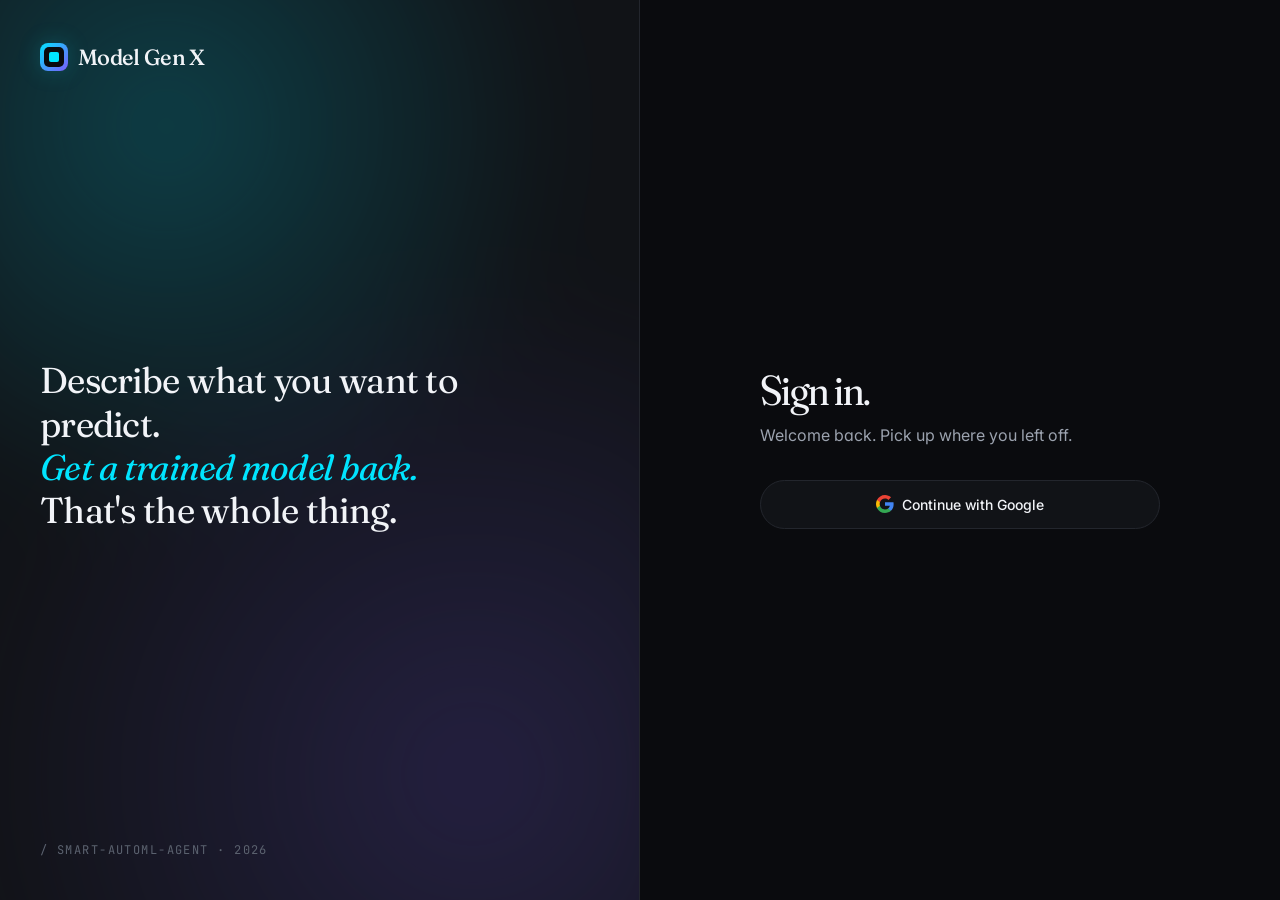
<file: smart-automl-agent/frontend/pages/dashboard.html>
<!DOCTYPE html>
<html lang="en" data-theme="dark">

<head>
    <meta charset="UTF-8" />
    <meta name="viewport" content="width=device-width,initial-scale=1" />
    <meta name="api-base" content="https://modelgenx.site" />
    <title>Dashboard — Model Gen X</title>
    <link rel="preconnect" href="https://fonts.googleapis.com" />
    <link rel="preconnect" href="https://fonts.gstatic.com" crossorigin />
    <link
        href="https://fonts.googleapis.com/css2?family=Fraunces:opsz,wght@9..144,300..700&family=Inter:wght@300..600&family=JetBrains+Mono:wght@400..600&family=Cairo:wght@300..700&display=swap"
        rel="stylesheet" />
    <link rel="stylesheet" href="../css/main.css" />
    <link rel="stylesheet" href="../css/app.css" />
</head>

<body>
    <div class="app-shell">
        <aside class="sidebar"></aside>

        <main class="main">
            <div class="page-head">
                <div>
                    <div class="page-eyebrow">/ overview</div>
                    <h1 class="page-title">Hello, <span id="greetName">there</span>.</h1>
                    <p class="page-sub">Here's what your workspace looks like today.</p>
                </div>
                <div class="row">
                    <a class="btn btn-ghost" href="upload.html">+ New dataset</a>
                    <a class="btn btn-accent" href="chat.html">Open AI chat →</a>
                </div>
            </div>

            <!-- Stat tiles -->
            <div class="tile-grid" id="tileGrid">
                <div class="tile">
                    <div class="tile-label">Projects</div>
                    <div class="tile-value" id="statProjects">—</div>
                    <svg class="tile-spark" viewBox="0 0 100 28" preserveAspectRatio="none">
                        <polyline fill="none" stroke="var(--accent)" stroke-width="1.5"
                            points="0,20 15,18 30,14 45,16 60,10 75,8 90,4 100,6" />
                    </svg>
                </div>
                <div class="tile">
                    <div class="tile-label">Models trained</div>
                    <div class="tile-value" id="statModels">—</div>
                    <svg class="tile-spark" viewBox="0 0 100 28" preserveAspectRatio="none">
                        <polyline fill="none" stroke="var(--accent)" stroke-width="1.5"
                            points="0,22 12,20 24,17 36,18 48,12 60,14 72,8 84,5 100,3" />
                    </svg>
                </div>
                <div class="tile">
                    <div class="tile-label">Tokens left</div>
                    <div class="tile-value" id="statTokens">—<small>/ 1,000</small></div>
                    <svg class="tile-spark" viewBox="0 0 100 28" preserveAspectRatio="none">
                        <polyline fill="none" stroke="var(--accent)" stroke-width="1.5"
                            points="0,5 20,8 40,10 60,16 80,18 100,22" />
                    </svg>
                </div>
                <div class="tile">
                    <div class="tile-label">GPU status</div>
                    <div class="tile-value" style="font-size:24px;color:var(--good);"><span class="tag-dot"
                            style="background:var(--good);box-shadow:0 0 8px var(--good);display:inline-block;margin-right:8px;"></span>Idle
                    </div>
                    <div class="mono" style="margin-top:10px;font-size:11px;color:var(--text-faint);">local cpu · kaggle
                        stubbed</div>
                </div>
            </div>

            <!-- Two-column lower section -->
            <div class="grid-2" style="margin-top:32px;">
                <div class="card" style="padding:0;">
                    <div
                        style="padding:20px 24px;border-bottom:1px solid var(--line);display:flex;justify-content:space-between;align-items:center;">
                        <div>
                            <p class="eyebrow">/ recent projects</p>
                            <h3 style="font-family:'Fraunces',serif;font-size:22px;margin-top:6px;">Your work</h3>
                        </div>
                        <a class="btn btn-ghost" href="upload.html" style="padding:8px 14px;font-size:13px;">+ New</a>
                    </div>
                    <div id="projectsTable"></div>
                </div>

                <div class="card" style="padding:0;">
                    <div style="padding:20px 24px;border-bottom:1px solid var(--line);">
                        <p class="eyebrow">/ activity</p>
                        <h3 style="font-family:'Fraunces',serif;font-size:22px;margin-top:6px;">Timeline</h3>
                    </div>
                    <div id="activityTimeline" style="padding:8px 0;"></div>
                </div>
            </div>
        </main>
    </div>

    <script src="../js/common.js?v=2"></script>
    <script src="../js/sidebar.js?v=2"></script>
    <script>
        (async function () {
            if (!auth.requireAuth()) return;
            renderSidebar('dashboard');
            const user = await loadCurrentUser();
            if (user) {
                document.getElementById('greetName').textContent = (user.name || user.email.split('@')[0]).split(' ')[0];
                document.getElementById('statTokens').innerHTML = `${user.tokens.toLocaleString()}<small> tokens</small>`;
            }

            // Load projects
            try {
                const projects = await api('/api/projects');
                document.getElementById('statProjects').textContent = projects.length;

                // Models count: count via per-project fetch isn't great. Sum heuristically: 0 for now, replace with API
                let modelCount = 0;
                for (const p of projects.slice(0, 5)) {
                    try {
                        const m = await api(`/api/training/models/project/${p.id}`);
                        modelCount += m.length;
                    } catch { }
                }
                document.getElementById('statModels').textContent = modelCount;

                const table = document.getElementById('projectsTable');
                if (!projects.length) {
                    table.innerHTML = `
                <div class="empty" style="padding:40px 20px;">
                    <div class="empty-art">∅</div>
                    <h3>No projects yet</h3>
                    <p>Upload a dataset to start your first model.</p>
                    <a class="btn btn-accent" href="upload.html" style="margin-top:14px;">Upload dataset →</a>
                </div>`;
                } else {
                    table.innerHTML = `
                <table class="table">
                    <thead><tr><th>Name</th><th>Status</th><th>Type</th><th>Updated</th></tr></thead>
                    <tbody>
                        ${projects.slice(0, 8).map(p => `
                            <tr style="cursor:pointer;" onclick="location.href='training.html?project=${p.id}'">
                                <td><strong>${escapeHtml(p.name)}</strong></td>
                                <td><span class="tag ${p.status === 'completed' ? 'tag-accent' : ''}">${p.status}</span></td>
                                <td class="mono" style="color:var(--text-dim);font-size:12px;">${p.task_type}</td>
                                <td style="color:var(--text-dim);font-size:13px;">${new Date(p.updated_at).toLocaleDateString()}</td>
                            </tr>`).join('')}
                    </tbody>
                </table>`;
                }

                // Activity (synthetic, based on projects)
                const tl = document.getElementById('activityTimeline');
                if (!projects.length) {
                    tl.innerHTML = `<div class="empty" style="padding:40px 20px;"><div class="empty-art">·</div><p>Nothing here yet.</p></div>`;
                } else {
                    tl.innerHTML = projects.slice(0, 8).map(p => `
                <div style="display:flex;gap:14px;padding:14px 24px;border-bottom:1px solid var(--line-soft);align-items:flex-start;">
                    <span class="tag-dot" style="margin-top:6px;"></span>
                    <div style="flex:1;">
                        <div style="font-size:14px;">Project <strong>${escapeHtml(p.name)}</strong> · <span class="mono" style="color:var(--text-dim);font-size:11px;">${p.status}</span></div>
                        <div class="mono" style="font-size:11px;color:var(--text-faint);margin-top:2px;">${new Date(p.updated_at).toLocaleString()}</div>
                    </div>
                </div>
            `).join('');
                }
            } catch (e) {
                toast(e.message, 'error');
            }

            function escapeHtml(s) {
                return String(s).replace(/[&<>"']/g, c => ({ '&': '&amp;', '<': '&lt;', '>': '&gt;', '"': '&quot;', "'": '&#39;' }[c]));
            }
        })();
    </script>
</body>

</html>
</file>
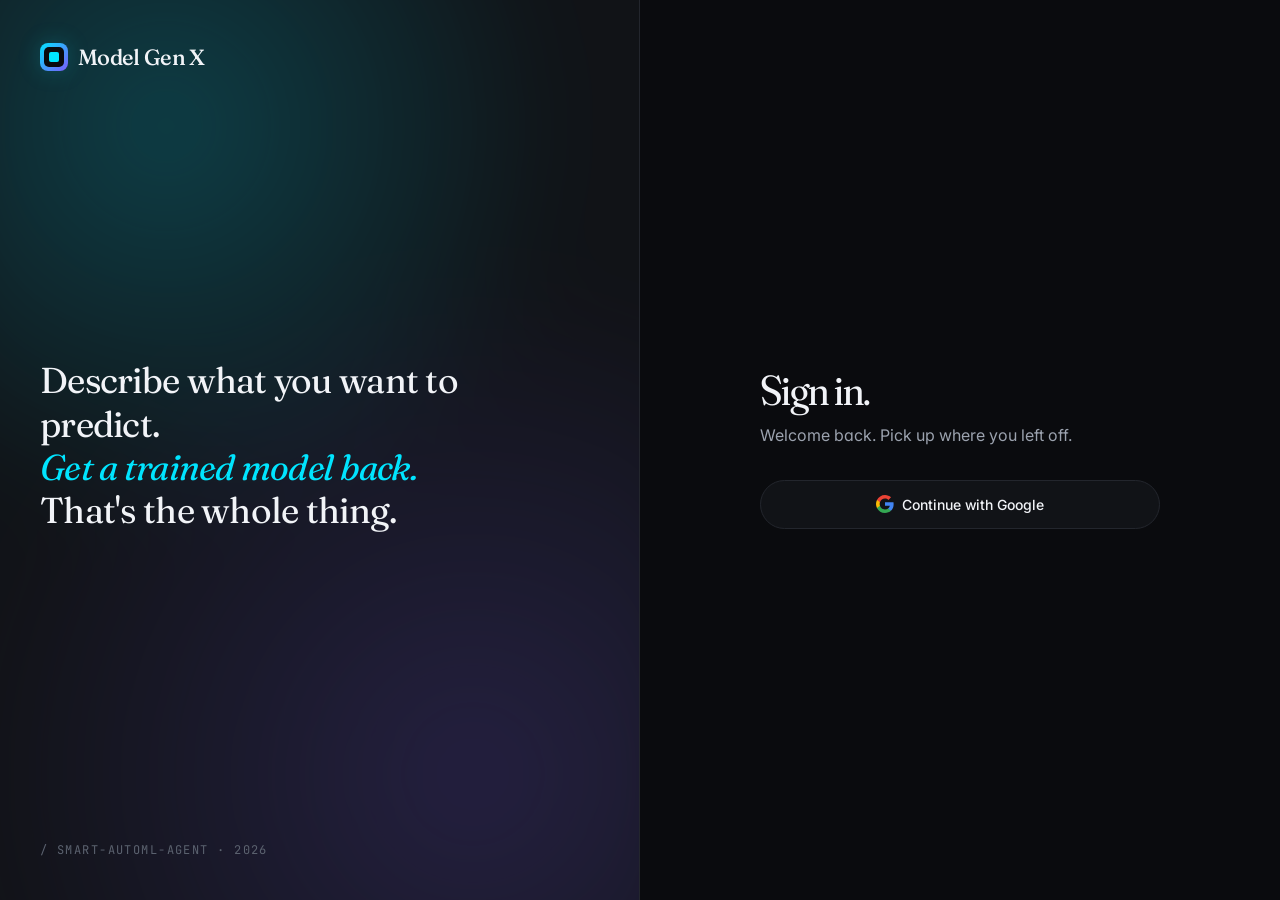
<file: smart-automl-agent/frontend/pages/login.html>
<!DOCTYPE html>
<html lang="en" data-theme="dark">
<head>
<meta charset="UTF-8" />
<meta name="viewport" content="width=device-width,initial-scale=1" />
<meta name="api-base" content="https://modelgenx.site" />
<title>Sign in — Model Gen X</title>
<link rel="preconnect" href="https://fonts.googleapis.com" />
<link rel="preconnect" href="https://fonts.gstatic.com" crossorigin />
<link href="https://fonts.googleapis.com/css2?family=Fraunces:opsz,wght@9..144,300..700&family=Inter:wght@300..600&family=JetBrains+Mono:wght@400..600&family=Cairo:wght@300..700&display=swap" rel="stylesheet" />
<link rel="stylesheet" href="../css/main.css" />
<link rel="stylesheet" href="../css/app.css" />
</head>
<body>
<div class="auth-wrap">
    <aside class="auth-art">
        <a class="brand" href="../index.html">
            <span class="brand-mark"></span>
            <strong>Model Gen X</strong>
        </a>
        <blockquote class="auth-quote">
            Describe what you want to predict.<br/>
            <em>Get a trained model back.</em><br/>
            That's the whole thing.
        </blockquote>
        <div class="auth-quote-by">/ smart-automl-agent · 2026</div>
    </aside>

    <section class="auth-panel">
        <div class="auth-panel-inner">
            <h1 class="display">Sign in.</h1>
            <p class="auth-sub">Welcome back. Pick up where you left off.</p>

            <button class="btn btn-google" id="googleBtn">
                <svg width="18" height="18" viewBox="0 0 18 18" xmlns="http://www.w3.org/2000/svg">
                    <path fill="#4285F4" d="M17.64 9.2c0-.64-.06-1.25-.16-1.84H9v3.48h4.84c-.21 1.13-.84 2.08-1.79 2.72v2.26h2.9c1.7-1.56 2.69-3.86 2.69-6.62z"/>
                    <path fill="#34A853" d="M9 18c2.43 0 4.47-.8 5.96-2.18l-2.9-2.26c-.8.54-1.83.86-3.06.86-2.35 0-4.34-1.59-5.05-3.72H.97v2.33A9 9 0 0 0 9 18z"/>
                    <path fill="#FBBC05" d="M3.95 10.7A5.4 5.4 0 0 1 3.65 9c0-.59.1-1.16.29-1.7V4.96H.97A9 9 0 0 0 0 9c0 1.45.35 2.82.97 4.04l2.98-2.34z"/>
                    <path fill="#EA4335" d="M9 3.58c1.32 0 2.5.45 3.44 1.35l2.58-2.59C13.46.89 11.43 0 9 0 5.48 0 2.44 2.02.97 4.96l2.98 2.34C4.66 5.17 6.65 3.58 9 3.58z"/>
                </svg>
                Continue with Google
            </button>

            <div id="msgBox" style="display:none;margin-top:16px;padding:12px 16px;border-radius:10px;font-size:14px;"></div>
        </div>
    </section>
</div>

<script src="../js/common.js?v=2"></script>
<script>
(function () {
    // ── 1. Handle Google OAuth redirect: #token=<jwt> ──────────────────
    var fragment = location.hash;
    if (fragment && fragment.startsWith('#token=')) {
        var jwt = fragment.slice(7);
        if (jwt) {
            localStorage.setItem('saa.token', jwt);
            history.replaceState(null, '', location.pathname + location.search);
            location.href = 'dashboard.html';
            return;
        }
    }

    // ── 2. Already logged in → go to dashboard ─────────────────────────
    if (localStorage.getItem('saa.token')) {
        location.href = 'dashboard.html';
        return;
    }

    // ── 3. Google button → redirect to backend OAuth flow ──────────────
    document.getElementById('googleBtn').addEventListener('click', function () {
        localStorage.setItem('saa.frontend_origin', location.origin);
        location.href = 'https://modelgenx.site/api/auth/google/login';
    });
})();
</script>
</body>
</html>
</file>
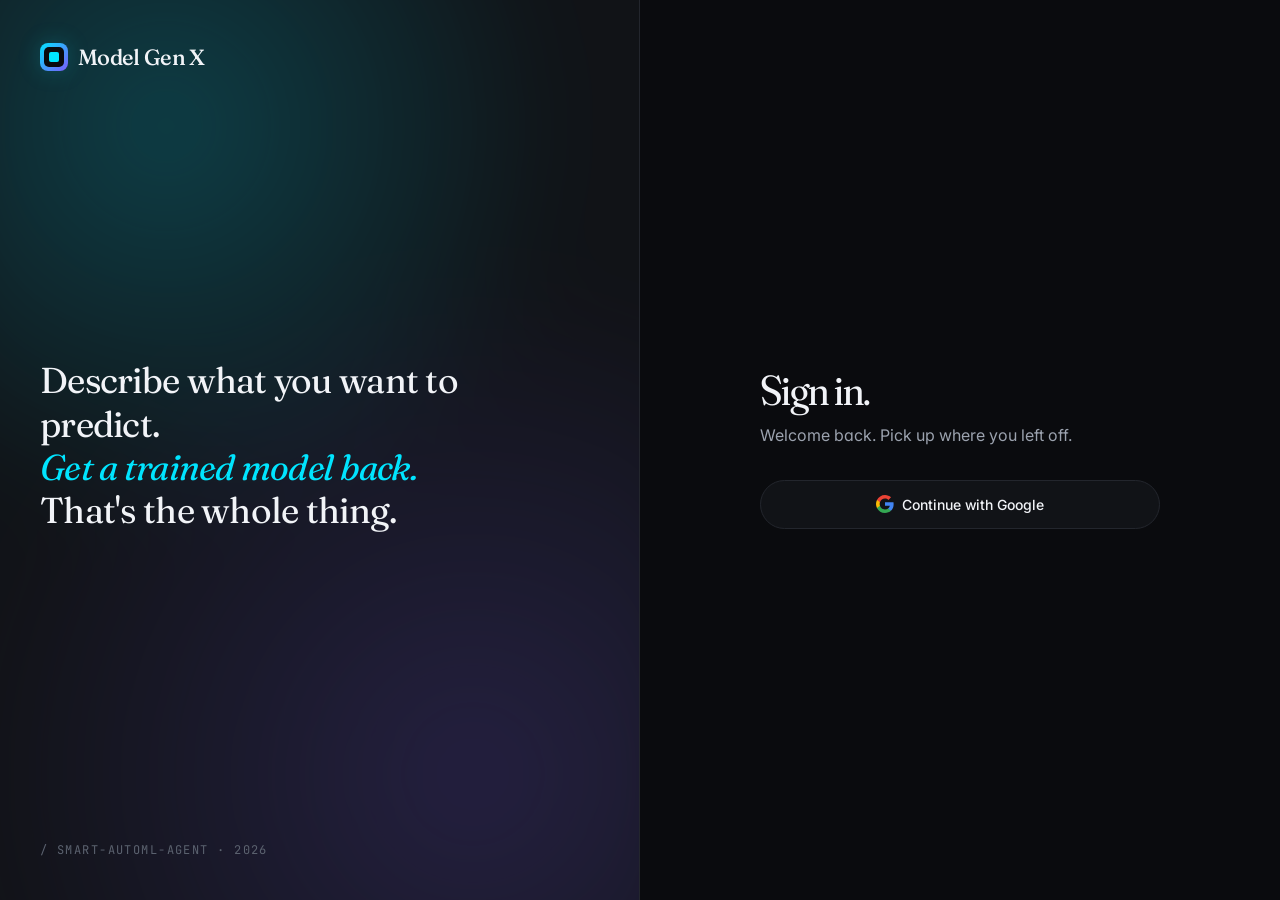
<file: smart-automl-agent/frontend/pages/playground.html>
<!DOCTYPE html>
<html lang="en" data-theme="dark">

<head>
    <meta charset="UTF-8" />
    <meta name="viewport" content="width=device-width,initial-scale=1" />
    <meta name="api-base" content="https://modelgenx.site" />
    <meta http-equiv="Cache-Control" content="no-cache, no-store, must-revalidate" />
    <link rel="icon"
        href="data:image/svg+xml,<svg xmlns='http://www.w3.org/2000/svg' viewBox='0 0 32 32'><text y='28' font-size='28'>🤖</text></svg>" />
    <title>Playground — Model Gen X</title>
    <link
        href="https://fonts.googleapis.com/css2?family=Fraunces:opsz,wght@9..144,300..700&family=Inter:wght@300..600&family=JetBrains+Mono:wght@400..600&family=Cairo:wght@300..700&display=swap"
        rel="stylesheet" />
    <link rel="stylesheet" href="../css/main.css" />
    <link rel="stylesheet" href="../css/app.css" />
    <style>
        .pg-grid {
            display: grid;
            grid-template-columns: 1fr 1fr;
            gap: 24px;
        }

        @media(max-width:1100px) {
            .pg-grid {
                grid-template-columns: 1fr;
            }
        }

        .feature-grid {
            display: grid;
            grid-template-columns: repeat(2, 1fr);
            gap: 14px;
        }

        .result-display {
            background: var(--bg-elev);
            border: 1px solid var(--line);
            border-radius: 14px;
            padding: 40px 32px;
            text-align: center;
            min-height: 260px;
            display: flex;
            flex-direction: column;
            justify-content: center;
            align-items: center;
        }

        .result-prediction {
            font-family: 'Fraunces', serif;
            font-size: 64px;
            letter-spacing: -.04em;
            color: var(--accent);
            line-height: 1;
            margin-bottom: 12px;
            word-break: break-word;
            max-width: 100%;
        }

        .result-label {
            font-family: 'JetBrains Mono', monospace;
            font-size: 11px;
            letter-spacing: .16em;
            color: var(--text-faint);
            text-transform: uppercase;
        }

        .prob-bar {
            margin-top: 24px;
            width: 100%;
        }

        .prob-row {
            display: flex;
            align-items: center;
            gap: 12px;
            margin-bottom: 8px;
        }

        .prob-label {
            font-family: 'JetBrains Mono', monospace;
            font-size: 12px;
            min-width: 80px;
            color: var(--text-dim);
        }

        .prob-track {
            flex: 1;
            height: 6px;
            background: var(--bg-elev-2);
            border-radius: 3px;
            overflow: hidden;
        }

        .prob-fill {
            height: 100%;
            background: var(--accent);
            transition: width .6s cubic-bezier(.2, .8, .2, 1);
        }

        .prob-val {
            font-family: 'JetBrains Mono', monospace;
            font-size: 12px;
            color: var(--text);
            min-width: 50px;
            text-align: right;
        }

        .img-drop-zone {
            border: 2px dashed var(--line);
            border-radius: 16px;
            padding: 40px 24px;
            text-align: center;
            cursor: pointer;
            transition: all .2s;
            background: var(--bg-elev);
            position: relative;
            user-select: none;
        }

        .img-drop-zone:hover,
        .img-drop-zone.dragover {
            border-color: var(--accent);
            background: var(--accent-soft);
        }

        .img-drop-zone.has-image {
            padding: 12px;
            border-color: var(--accent);
        }

        #imagePreview {
            width: 100%;
            max-height: 280px;
            object-fit: contain;
            border-radius: 10px;
            display: none;
        }

        .img-remove-btn {
            position: absolute;
            top: 8px;
            right: 8px;
            background: rgba(248, 81, 73, .15);
            border: 1px solid #F85149;
            color: #F85149;
            border-radius: 6px;
            padding: 4px 10px;
            font-size: 12px;
            cursor: pointer;
            display: none;
            z-index: 10;
        }

        .img-classifying-overlay {
            position: absolute;
            inset: 0;
            background: rgba(0, 0, 0, .45);
            border-radius: 14px;
            display: none;
            align-items: center;
            justify-content: center;
            font-family: 'JetBrains Mono', monospace;
            font-size: 13px;
            color: var(--accent);
            letter-spacing: .08em;
            z-index: 5;
        }
    </style>
</head>

<body>
    <div class="app-shell">
        <aside class="sidebar"></aside>
        <main class="main">
            <div class="page-head">
                <div>
                    <div class="page-eyebrow">/ inference</div>
                    <h1 class="page-title">Playground.</h1>
                    <p class="page-sub">Feed inputs to your model and see live predictions.</p>
                </div>
                <div class="row">
                    <select id="modelSel" class="mono"
                        style="background:var(--bg-elev);border:1px solid var(--line);border-radius:8px;padding:8px 14px;font-size:13px;color:var(--text);min-width:280px;">
                        <option value="">— pick a model —</option>
                    </select>
                </div>
            </div>

            <div id="modelInfo" class="card" style="display:none;margin-bottom:24px;">
                <div style="display:flex;justify-content:space-between;gap:16px;flex-wrap:wrap;">
                    <div>
                        <div class="page-eyebrow" id="miFramework">—</div>
                        <h3 id="miName"
                            style="font-family:'Fraunces',serif;font-size:24px;letter-spacing:-.02em;margin-top:4px;">—
                        </h3>
                    </div>
                    <div class="mono" style="font-size:12px;color:var(--text-dim);align-self:flex-end;">
                        target: <span id="miTarget" style="color:var(--accent);">—</span>
                    </div>
                </div>
            </div>

            <!-- TABULAR -->
            <div class="pg-grid" id="pgGrid" style="display:none;">
                <div class="card">
                    <p class="eyebrow" style="margin-bottom:16px;">Inputs</p>
                    <div id="featureGrid" class="feature-grid"></div>
                    <button id="predictBtn" class="btn btn-accent"
                        style="margin-top:20px;width:100%;justify-content:center;">Run prediction</button>
                </div>
                <div>
                    <p class="eyebrow" style="margin-bottom:16px;">Prediction</p>
                    <div id="resultDisplay" class="result-display">
                        <div class="result-label">awaiting input</div>
                        <div class="result-prediction">·</div>
                    </div>
                </div>
            </div>

            <!-- IMAGE -->
            <div id="imgGrid" style="display:none;">
                <div class="pg-grid">
                    <div class="card">
                        <p class="eyebrow" style="margin-bottom:16px;">Upload an image</p>
                        <input type="file" id="imgFileInp" accept="image/*"
                            style="position:absolute;width:1px;height:1px;opacity:0;pointer-events:none;" />
                        <div id="imgDropZone" class="img-drop-zone">
                            <img id="imagePreview" alt="preview" />
                            <button id="imgRemoveBtn" class="img-remove-btn" type="button">✕ Remove</button>
                            <div class="img-classifying-overlay" id="classifyingOverlay">classifying…</div>
                            <div id="imgDropPlaceholder">
                                <div style="font-size:40px;margin-bottom:10px;">🖼️</div>
                                <div style="font-family:'Fraunces',serif;font-size:20px;margin-bottom:6px;">Drop an
                                    image here</div>
                                <div style="font-size:13px;color:var(--text-dim);">or <span
                                        style="color:var(--accent);">browse files</span></div>
                            </div>
                        </div>
                        <button id="imgPredictBtn" class="btn btn-accent"
                            style="margin-top:16px;width:100%;justify-content:center;" disabled>Classify image</button>
                    </div>
                    <div>
                        <p class="eyebrow" style="margin-bottom:16px;">Prediction</p>
                        <div id="imgResultDisplay" class="result-display">
                            <div class="result-label">awaiting image</div>
                            <div class="result-prediction">·</div>
                        </div>
                    </div>
                </div>
            </div>

            <div id="emptyState" class="empty">
                <div class="empty-art">⚙</div>
                <h3>Pick a model to start</h3>
                <p>Use the dropdown above to choose a trained model, then fill in feature values.</p>
            </div>
        </main>
    </div>

    <script src="../js/common.js?v=2"></script>
    <script src="../js/sidebar.js?v=2"></script>
    <script>
        (async function () {
            if (!auth.requireAuth()) return;
            renderSidebar('playground');
            await loadCurrentUser();

            const $ = id => document.getElementById(id);
            let currentModel = null;
            let selectedImageFile = null;
            const datasetCache = {};

            function norm(s) { return String(s).toLowerCase().trim().replace(/[\s_\-\.]+/g, ''); }
            function escapeHtml(s) { return String(s).replace(/[&<>"']/g, c => ({ '&': '&amp;', '<': '&lt;', '>': '&gt;', '"': '&quot;', "'": '&#39;' }[c])); }
            function findMatchingKey(obj, key) { return Object.keys(obj).find(k => norm(k) === norm(key)); }

            // ── Predict button registered ONCE — always reads currentModel at click time ──
            $('predictBtn').addEventListener('click', async () => {
                if (!currentModel) return;
                $('predictBtn').disabled = true;
                try {
                    const features = {};
                    (currentModel.feature_columns || []).forEach(col => { features[col] = null; });
                    document.querySelectorAll('[data-feature]').forEach(inp => {
                        const v = inp.value.trim();
                        if (v === '') { features[inp.dataset.feature] = null; }
                        else { const n = Number(v); features[inp.dataset.feature] = isFinite(n) ? n : v; }
                    });
                    const res = await api('/api/training/predict', { method: 'POST', body: { model_id: currentModel.id, features } });
                    renderResult(res);
                    await loadCurrentUser();
                } catch (e) {
                    toast(e.message, 'error');
                } finally {
                    $('predictBtn').disabled = false;
                }
            });

            async function loadAllModels() {
                try {
                    const projects = await api('/api/projects');
                    const all = [];
                    for (const p of projects) {
                        try {
                            const ms = await api(`/api/training/models/project/${p.id}`);
                            ms.forEach(m => all.push({ ...m, project_name: p.name }));
                        } catch { }
                    }
                    $('modelSel').innerHTML = '<option value="">— pick a model —</option>' +
                        all.map(m => `<option value="${m.id}">${escapeHtml(m.project_name)} · ${escapeHtml(m.name)}</option>`).join('');

                    const pre = new URLSearchParams(location.search).get('model');
                    if (pre && all.find(m => String(m.id) === pre)) {
                        $('modelSel').value = pre;
                        await onModelSelect();
                    }
                    $('modelSel').onchange = onModelSelect;
                } catch (e) { toast(e.message, 'error'); }
            }

            async function onModelSelect() {
                const id = $('modelSel').value;
                if (!id) {
                    $('pgGrid').style.display = 'none';
                    $('imgGrid').style.display = 'none';
                    $('modelInfo').style.display = 'none';
                    $('emptyState').style.display = '';
                    return;
                }
                try {
                    const m = await api(`/api/training/models/${id}`);
                    currentModel = m;
                    $('emptyState').style.display = 'none';
                    $('modelInfo').style.display = '';
                    $('miName').textContent = m.name;
                    $('miFramework').textContent = `/ ${m.framework} · ${m.task_type}`;
                    $('miTarget').textContent = m.target_column || 'class';

                    const isImage = m.task_type === 'image_classification' || m.model_type === 'image';
                    if (isImage) {
                        $('pgGrid').style.display = 'none';
                        $('imgGrid').style.display = '';
                        resetImageUI();
                    } else {
                        $('imgGrid').style.display = 'none';
                        $('pgGrid').style.display = '';
                        await buildTabularInputs(m);
                    }
                } catch (e) { toast(e.message, 'error'); }
            }

            async function buildTabularInputs(m) {
                $('featureGrid').innerHTML = '<div style="grid-column:1/-1;color:var(--text-dim);font-size:13px;padding:16px 0;">Loading feature info…</div>';
                $('predictBtn').disabled = true;
                document.getElementById('sampleBtn')?.remove();

                let colMeta = {}, previewRows = [], sampleMap = {};

                try {
                    if (datasetCache[m.id]) {
                        ({ colMeta, previewRows, sampleMap } = datasetCache[m.id]);
                    } else {
                        try {
                            const datasets = await api(`/api/datasets/project/${m.project_id || 0}`).catch(async () => {
                                const projs = await api('/api/projects');
                                for (const p of projs) {
                                    const ds = await api(`/api/datasets/project/${p.id}`).catch(() => []);
                                    if (ds.length) return ds;
                                }
                                return [];
                            });
                            if (datasets && datasets.length) {
                                let best = null, bestScore = -1;
                                const previews = await Promise.allSettled(
                                    datasets.map(ds => api(`/api/datasets/${ds.id}/preview`).then(p => ({ ds, p })))
                                );
                                for (const r of previews) {
                                    if (r.status !== 'fulfilled' || !r.value.p) continue;
                                    const { ds, p } = r.value;
                                    const score = (m.feature_columns || []).filter(fc =>
                                        (p.columns || []).map(c => norm(c.name)).includes(norm(fc))
                                    ).length;
                                    if (score > bestScore) { bestScore = score; best = { ds, preview: p }; }
                                }
                                if (best) {
                                    previewRows = best.preview.head || [];
                                    (best.preview.columns || []).forEach(c => {
                                        colMeta[c.name] = { dtype: c.dtype, sample: c.sample, n_unique: c.n_unique };
                                    });
                                }
                            }
                        } catch (e) {
                            console.error('Dataset fetch failed (non-critical):', e);
                            // مش مشكلة — هنكمل بدون sample data
                        }

                        sampleMap = {};
                        Object.keys(colMeta).forEach(k => { sampleMap[norm(k)] = [...(colMeta[k].sample || [])]; });
                        previewRows.forEach(row => {
                            Object.keys(row).forEach(k => {
                                const nk = norm(k);
                                if (!sampleMap[nk]) sampleMap[nk] = [];
                                const v = row[k];
                                if (v !== null && v !== undefined && v !== '' && !sampleMap[nk].includes(v))
                                    sampleMap[nk].push(v);
                            });
                        });
                        datasetCache[m.id] = { colMeta, previewRows, sampleMap };
                    }

                    const skipPatterns = [/^id$/i, /_id$/i, /^.*_id$/i, /id_/i, /date/i, /time/i, /timestamp/i, /created/i, /updated/i, /index/i];
                    const usable = (m.feature_columns || []).filter(col => !skipPatterns.some(p => p.test(col)));
                    const firstRow = previewRows[0] || {};

                    $('featureGrid').innerHTML = usable.map(col => {
                        const mk = findMatchingKey(colMeta, col);
                        const meta = colMeta[col] || colMeta[mk] || {};
                        const dtype = meta.dtype || 'unknown';
                        const sample = meta.sample || [];
                        const nunique = meta.n_unique || 0;
                        const frk = findMatchingKey(firstRow, col);
                        const val = firstRow[col] ?? firstRow[frk] ?? '';

                        let inputHtml;
                        if (nunique > 0 && nunique <= 20 && sample.length > 0) {
                            const opts = sample.map(s => `<option value="${escapeHtml(String(s))}">${escapeHtml(String(s))}</option>`).join('');
                            inputHtml = `<select data-feature="${escapeHtml(col)}" style="background:var(--bg-elev-2);border:1px solid var(--line);border-radius:10px;padding:10px 14px;color:var(--text);width:100%;">${opts}</select>`;
                        } else {
                            const inputType = dtype.includes('int') || dtype.includes('float') ? 'number' : 'text';
                            inputHtml = `<input type="${inputType}" data-feature="${escapeHtml(col)}" value="${escapeHtml(String(val))}" placeholder="value" style="width:100%;background:var(--bg-elev-2);border:1px solid var(--line);border-radius:10px;padding:10px 14px;color:var(--text);"/>`;
                        }
                        return `<div class="field"><label style="display:block;margin-bottom:6px;font-size:13px;color:var(--text-dim);">${escapeHtml(col)}</label>${inputHtml}</div>`;
                    }).join('');

                    document.getElementById('sampleBtn')?.remove();
                    if (Object.keys(sampleMap).length > 0) {
                        const btn = document.createElement('button');
                        btn.id = 'sampleBtn'; btn.type = 'button'; btn.className = 'btn btn-ghost';
                        btn.style.cssText = 'margin-bottom:16px;width:100%;font-size:13px;';
                        btn.textContent = 'Fill random sample row';
                        btn.addEventListener('click', () => {
                            document.querySelectorAll('[data-feature]').forEach(inp => {
                                const samples = sampleMap[norm(inp.dataset.feature)] || [];
                                if (!samples.length) return;
                                const value = String(samples[Math.floor(Math.random() * samples.length)]).trim();
                                if (inp.tagName === 'SELECT') {
                                    const matched = [...inp.options].find(o => norm(o.value) === norm(value));
                                    if (matched) inp.value = matched.value;
                                } else { inp.value = value; }
                            });
                            toast('Random sample loaded', 'success');
                        });
                        $('featureGrid').parentElement.insertBefore(btn, $('featureGrid'));
                    }

                    resetResult();

                } finally {
                    // دايماً يرجع الـ button enabled حتى لو حصل أي error
                    $('predictBtn').disabled = false;
                }
            }

            function renderResult(r) {
                let html = `<div class="result-label">prediction</div><div class="result-prediction">${escapeHtml(String(r.prediction))}</div>`;
                if (r.probabilities) {
                    const entries = Object.entries(r.probabilities).sort((a, b) => b[1] - a[1]);
                    html += '<div class="prob-bar">' + entries.map(([l, v]) =>
                        `<div class="prob-row"><span class="prob-label">${escapeHtml(l)}</span><div class="prob-track"><div class="prob-fill" style="width:${(v * 100).toFixed(1)}%"></div></div><span class="prob-val">${(v * 100).toFixed(1)}%</span></div>`
                    ).join('') + '</div>';
                }
                $('resultDisplay').innerHTML = html;
            }

            function resetResult() {
                $('resultDisplay').innerHTML = '<div class="result-label">awaiting input</div><div class="result-prediction">·</div>';
            }

            // IMAGE SECTION
            function resetImageUI() {
                selectedImageFile = null;
                $('imagePreview').style.display = 'none'; $('imagePreview').src = '';
                $('imgDropPlaceholder').style.display = '';
                $('imgRemoveBtn').style.display = 'none';
                $('imgDropZone').classList.remove('has-image');
                $('imgPredictBtn').disabled = true;
                $('imgResultDisplay').innerHTML = '<div class="result-label">awaiting image</div><div class="result-prediction">·</div>';
            }

            function applyImageFile(file) {
                if (!file || !file.type.startsWith('image/')) { toast('Please select a valid image file', 'error'); return; }
                selectedImageFile = file;
                const reader = new FileReader();
                reader.onload = e => {
                    $('imagePreview').src = e.target.result; $('imagePreview').style.display = 'block';
                    $('imgDropPlaceholder').style.display = 'none';
                    $('imgRemoveBtn').style.display = 'block';
                    $('imgDropZone').classList.add('has-image');
                    $('imgPredictBtn').disabled = false;
                };
                reader.readAsDataURL(file);
            }

            const fileInp = $('imgFileInp');
            fileInp.addEventListener('change', () => { if (fileInp.files?.[0]) applyImageFile(fileInp.files[0]); fileInp.value = ''; });
            $('imgDropZone').addEventListener('click', e => { if (!$('imgRemoveBtn').contains(e.target)) fileInp.click(); });
            $('imgDropZone').addEventListener('dragover', e => { e.preventDefault(); $('imgDropZone').classList.add('dragover'); });
            $('imgDropZone').addEventListener('dragleave', () => $('imgDropZone').classList.remove('dragover'));
            $('imgDropZone').addEventListener('drop', e => { e.preventDefault(); $('imgDropZone').classList.remove('dragover'); if (e.dataTransfer.files[0]) applyImageFile(e.dataTransfer.files[0]); });
            $('imgRemoveBtn').addEventListener('click', e => { e.stopPropagation(); resetImageUI(); });

            $('imgPredictBtn').addEventListener('click', async () => {
                if (!selectedImageFile || !currentModel) return;
                $('classifyingOverlay').style.display = 'flex';
                $('imgPredictBtn').disabled = true;
                try {
                    const formData = new FormData();
                    formData.append('image', selectedImageFile);
                    formData.append('model_id', currentModel.id);
                    const token = localStorage.getItem('saa.token');
                    const base = document.querySelector('meta[name="api-base"]').content;
                    const res = await fetch(`${base}/api/training/predict-image`, {
                        method: 'POST',
                        headers: token ? { 'Authorization': `Bearer ${token}` } : {},
                        body: formData,
                    });
                    if (!res.ok) {
                        const err = await res.json().catch(() => ({ detail: res.statusText }));
                        console.error('Full error:', JSON.stringify(err));
                        throw new Error(err.detail || JSON.stringify(err) || 'Failed');
                    }
                    const data = await res.json();
                    let html = `<div class="result-label">prediction</div><div class="result-prediction">${escapeHtml(String(data.prediction))}</div>`;
                    if (data.probabilities) {
                        const probs = Object.entries(data.probabilities).sort((a, b) => b[1] - a[1]).slice(0, 5);
                        html += '<div class="prob-bar">' + probs.map(([cls, prob]) =>
                            `<div class="prob-row"><span class="prob-label">${escapeHtml(cls)}</span><div class="prob-track"><div class="prob-fill" style="width:${(prob * 100).toFixed(1)}%"></div></div><span class="prob-val">${(prob * 100).toFixed(1)}%</span></div>`
                        ).join('') + '</div>';
                    }
                    $('imgResultDisplay').innerHTML = html;
                } catch (e) {
                    toast(e.message, 'error');
                } finally {
                    $('classifyingOverlay').style.display = 'none';
                    $('imgPredictBtn').disabled = false;
                }
            });

            await loadAllModels();
        })();
    </script>
</body>

</html>
</file>
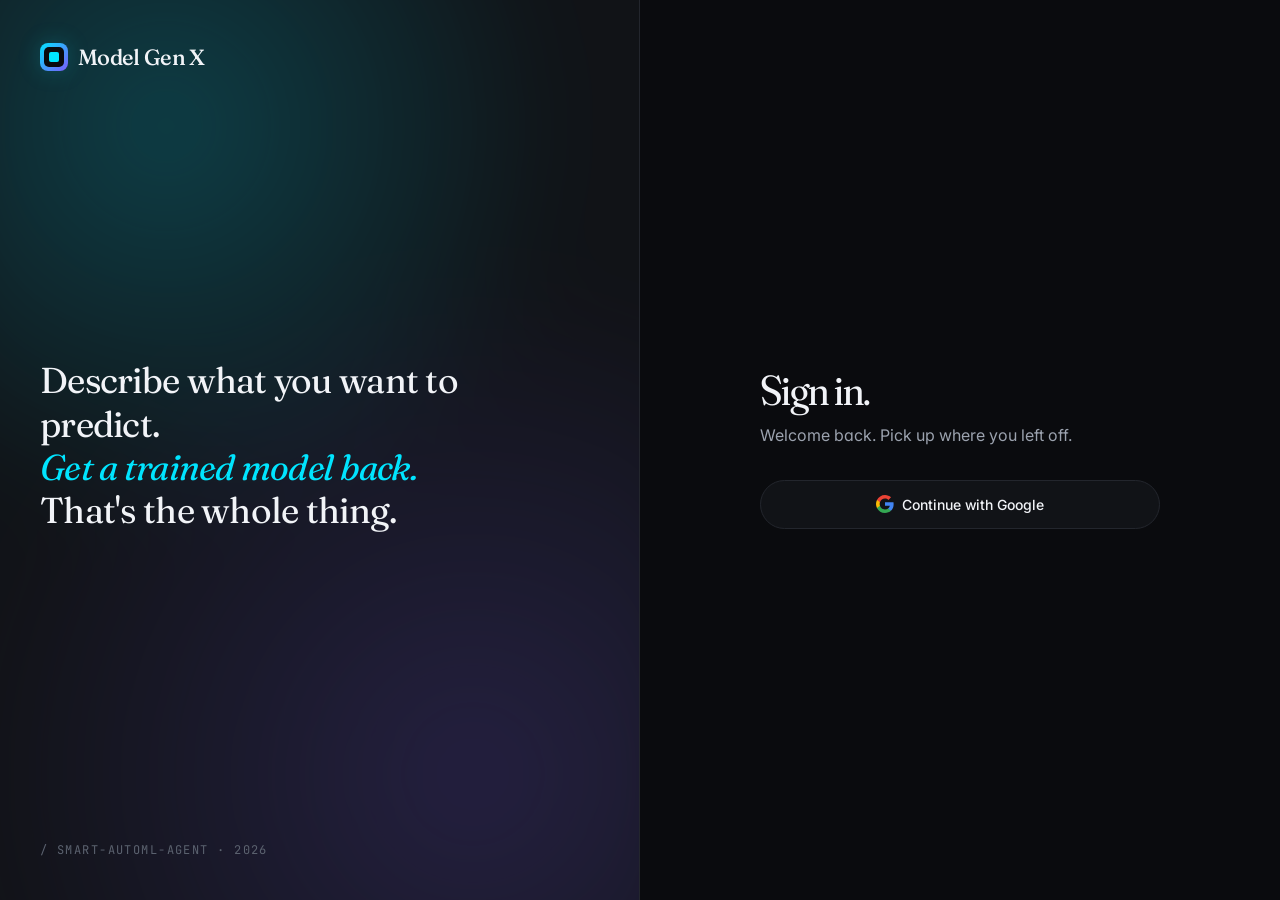
<file: smart-automl-agent/frontend/pages/pricing.html>
<!DOCTYPE html>
<html lang="en" data-theme="dark">
<head>
<meta charset="UTF-8"/>
<meta name="viewport" content="width=device-width,initial-scale=1"/>
<meta name="api-base" content="https://modelgenx.site"/>
<title>Pricing — Model Gen X</title>
<link href="https://fonts.googleapis.com/css2?family=Fraunces:opsz,wght@9..144,300..700&family=Inter:wght@300..600&family=JetBrains+Mono:wght@400..600&family=Cairo:wght@300..700&display=swap" rel="stylesheet"/>
<link rel="stylesheet" href="../css/main.css"/>
<link rel="stylesheet" href="../css/app.css"/>
<style>
.plan-grid{display:grid;grid-template-columns:repeat(3,1fr);gap:20px;margin-bottom:32px;}
@media(max-width:700px){.plan-grid{grid-template-columns:1fr;}}
.plan-card{background:var(--bg-elev);border:2px solid var(--line);border-radius:18px;padding:28px 24px;cursor:pointer;transition:all .2s;text-align:center;}
.plan-card:hover{border-color:var(--accent);transform:translateY(-2px);}
.plan-card.selected{border-color:var(--accent);background:var(--accent-soft);}
.plan-price{font-family:'Fraunces',serif;font-size:42px;color:var(--accent);letter-spacing:-.03em;}
.plan-tokens{font-family:'JetBrains Mono',monospace;font-size:13px;color:var(--text-dim);margin-top:6px;}
.plan-name{font-weight:600;font-size:16px;margin-bottom:12px;}
.plan-desc{font-size:12px;color:var(--text-faint);margin-top:8px;}
.upload-zone{border:2px dashed var(--line);border-radius:14px;padding:40px;text-align:center;cursor:pointer;transition:all .2s;}
.upload-zone:hover{border-color:var(--accent);background:var(--accent-soft);}
.upload-zone img{max-width:200px;max-height:150px;border-radius:8px;margin-top:12px;}
.status-badge{display:inline-block;padding:4px 12px;border-radius:999px;font-size:12px;font-family:'JetBrains Mono',monospace;}
.status-pending{background:rgba(210,153,34,.15);color:#D29922;border:1px solid rgba(210,153,34,.3);}
.status-approved{background:rgba(63,185,80,.15);color:#3FB950;border:1px solid rgba(63,185,80,.3);}
.status-rejected{background:rgba(248,81,73,.15);color:#F85149;border:1px solid rgba(248,81,73,.3);}
.cost-row{display:flex;justify-content:space-between;align-items:center;padding:10px 14px;background:var(--bg-elev-2);border-radius:8px;font-size:13px;}
.cost-row span{font-family:'JetBrains Mono',monospace;color:var(--accent);font-size:12px;}
</style>
</head>
<body>
<div class="app-shell">
    <aside class="sidebar"></aside>
    <main class="main">
        <div class="page-head">
            <div>
                <div class="page-eyebrow">/ pricing</div>
                <h1 class="page-title">Get more tokens.</h1>
                <p class="page-sub">Pay with Vodafone Cash — instant approval.</p>
            </div>
        </div>

        <p class="eyebrow" style="margin-bottom:16px;">/ choose a plan</p>
        <div class="plan-grid" id="planGrid">
            <div style="text-align:center;color:var(--text-faint);padding:40px;">Loading...</div>
        </div>

        <p class="eyebrow" style="margin-bottom:16px;">/ what costs what</p>
        <div class="card" style="margin-bottom:32px;">
            <div style="display:grid;grid-template-columns:1fr 1fr;gap:10px;" id="costGrid">
                <div class="cost-row">Upload less than 10MB <span>Free</span></div>
                <div class="cost-row">Upload 10-50MB <span>50 tokens</span></div>
                <div class="cost-row">Upload 50-200MB <span>150 tokens</span></div>
                <div class="cost-row">Upload 200MB+ <span>300 tokens</span></div>
                <div class="cost-row">ML Auto (Best) <span>100 tokens</span></div>
                <div class="cost-row">ML Single model <span>50 tokens</span></div>
                <div class="cost-row">DL Tabular MLP <span>200 tokens</span></div>
                <div class="cost-row">DL Image / Text <span>500 tokens</span></div>
                <div class="cost-row">Prediction <span>1 token</span></div>
                <div class="cost-row">Free on signup <span>1,000 tokens</span></div>
            </div>
        </div>

        <div id="payForm" style="display:none;" class="card">
            <p class="eyebrow" style="margin-bottom:20px;">/ payment details</p>

            <div style="background:var(--accent-soft);border:1px solid rgba(0,229,255,.3);border-radius:14px;padding:20px 24px;margin-bottom:24px;display:flex;align-items:center;gap:16px;">
                <div>
                    <div style="font-size:13px;color:var(--text-dim);margin-bottom:4px;">Send to Vodafone Cash number:</div>
                    <div style="font-family:'JetBrains Mono',monospace;font-size:24px;color:var(--accent);font-weight:600;" id="vodafoneNum">01067461769</div>
                    <div style="font-size:12px;color:var(--text-dim);margin-top:4px;">Amount: <span id="payAmount" style="color:var(--text);font-weight:600;">--</span> EGP for <span id="payTokens" style="color:var(--accent);font-weight:600;">--</span> tokens</div>
                </div>
            </div>

            <div class="field" style="margin-bottom:16px;">
                <label>Your Vodafone number (sender)</label>
                <input id="senderPhone" type="tel" placeholder="01xxxxxxxxx"
                    style="background:var(--bg-elev-2);border:1px solid var(--line);border-radius:10px;padding:12px 16px;color:var(--text);width:100%;font-size:15px;"/>
            </div>

            <div class="field" style="margin-bottom:24px;">
                <label>Upload payment screenshot</label>
                <div class="upload-zone" id="uploadZone" onclick="document.getElementById('screenshotFile').click()">
                    <div id="uploadPrompt">
                        <div style="font-size:13px;color:var(--text-dim);margin-top:4px;">Click to upload screenshot — JPG or PNG</div>
                    </div>
                    <img id="previewImg" style="display:none;"/>
                </div>
                <input type="file" id="screenshotFile" accept="image/*" style="display:none;"/>
            </div>

            <button class="btn btn-accent" id="submitBtn" style="height:48px;min-width:220px;">
                Send Payment Request
            </button>
        </div>

        <div id="myPayments" style="margin-top:40px;">
            <p class="eyebrow" style="margin-bottom:16px;">/ my payment history</p>
            <div id="payHistory"></div>
        </div>
    </main>
</div>

<script src="../js/common.js?v=2"></script>
<script src="../js/sidebar.js?v=2"></script>
<script>
(async function(){
    if (!auth.requireAuth()) return;
    renderSidebar('pricing');
    await loadCurrentUser();

    let selectedPlan = null;

    const data = await api('/api/payments/plans');
    document.getElementById('vodafoneNum').textContent = data.vodafone_number;

    document.getElementById('planGrid').innerHTML = data.plans.map(p => `
        <div class="plan-card" data-id="${p.id}" data-price="${p.price}" data-tokens="${p.tokens}" data-label="${p.label}" onclick="selectPlan(this)">
            <div class="plan-name">${p.label}</div>
            <div class="plan-price">${p.price.toLocaleString()} <span style="font-size:18px;">EGP</span></div>
            <div class="plan-tokens">${p.tokens.toLocaleString()} tokens</div>
            <div class="plan-desc">${p.desc || ''}</div>
        </div>
    `).join('');

    window.selectPlan = function(card) {
        selectedPlan = { id: card.dataset.id, price: card.dataset.price, tokens: card.dataset.tokens, label: card.dataset.label };
        document.querySelectorAll('.plan-card').forEach(c => c.classList.remove('selected'));
        card.classList.add('selected');
        document.getElementById('payAmount').textContent = parseInt(selectedPlan.price).toLocaleString();
        document.getElementById('payTokens').textContent = parseInt(selectedPlan.tokens).toLocaleString();
        document.getElementById('payForm').style.display = '';
        document.getElementById('payForm').scrollIntoView({ behavior: 'smooth' });
    };

    document.getElementById('screenshotFile').addEventListener('change', e => {
        const file = e.target.files[0];
        if (!file) return;
        const reader = new FileReader();
        reader.onload = ev => {
            document.getElementById('previewImg').src = ev.target.result;
            document.getElementById('previewImg').style.display = 'block';
            document.getElementById('uploadPrompt').style.display = 'none';
        };
        reader.readAsDataURL(file);
    });

    document.getElementById('submitBtn').addEventListener('click', async () => {
        if (!selectedPlan) { toast('Choose a plan first', 'error'); return; }
        const phone = document.getElementById('senderPhone').value.trim();
        const file  = document.getElementById('screenshotFile').files[0];
        if (!phone) { toast('Enter your phone number', 'error'); return; }
        if (!file)  { toast('Upload payment screenshot', 'error'); return; }

        const btn = document.getElementById('submitBtn');
        btn.disabled = true; btn.textContent = 'Sending...';

        try {
            const fd = new FormData();
            fd.append('plan_id',      selectedPlan.id);
            fd.append('sender_phone', phone);
            fd.append('screenshot',   file);
            const token = localStorage.getItem('saa.token');
            const res = await fetch(`${window.API_BASE}/api/payments/submit`, {
                method: 'POST',
                headers: { 'Authorization': `Bearer ${token}` },
                body: fd,
            });
            if (!res.ok) throw new Error((await res.json()).detail || `HTTP ${res.status}`);
            const d = await res.json();
            toast(d.message, 'success');
            btn.textContent = 'Sent!';
            loadHistory();
        } catch(e) {
            toast(e.message, 'error');
            btn.disabled = false;
            btn.textContent = 'Send Payment Request';
        }
    });

    async function loadHistory() {
        try {
            const pays = await api('/api/payments/my');
            const el = document.getElementById('payHistory');
            if (!pays.length) { el.innerHTML = '<p style="color:var(--text-dim);font-size:14px;">No payment requests yet.</p>'; return; }
            el.innerHTML = pays.map(p => `
                <div style="background:var(--bg-elev);border:1px solid var(--line);border-radius:12px;padding:16px 20px;margin-bottom:10px;display:flex;align-items:center;justify-content:space-between;flex-wrap:wrap;gap:12px;">
                    <div>
                        <div style="font-weight:600;">${p.tokens.toLocaleString()} tokens -- ${p.amount.toLocaleString()} EGP</div>
                        <div style="font-size:12px;color:var(--text-dim);font-family:'JetBrains Mono',monospace;margin-top:4px;">${new Date(p.created_at).toLocaleString()}</div>
                        ${p.note ? `<div style="font-size:12px;color:#F85149;margin-top:4px;">${p.note}</div>` : ''}
                    </div>
                    <span class="status-badge status-${p.status}">${p.status}</span>
                </div>
            `).join('');
        } catch(e) {}
    }
    loadHistory();
})();
</script>
</body>
</html>
</file>
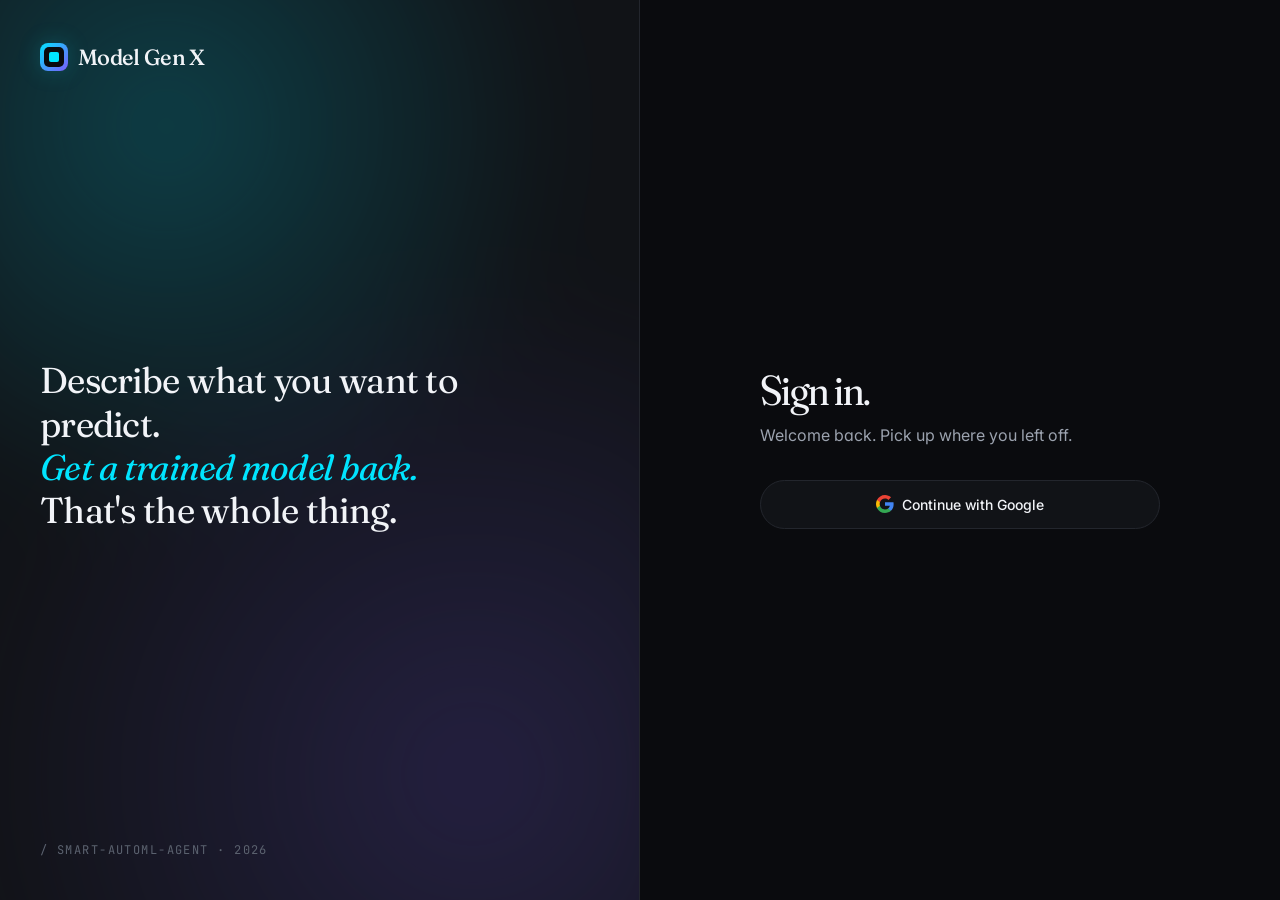
<file: smart-automl-agent/frontend/pages/rag_bots.html>
<!DOCTYPE html>
<html lang="en" data-theme="dark">
<head>
<meta charset="UTF-8"/>
<meta name="viewport" content="width=device-width,initial-scale=1"/>
<meta name="api-base" content="https://modelgenx.site"/>
<title>RAG Bots — Model Gen X</title>
<link href="https://fonts.googleapis.com/css2?family=Fraunces:opsz,wght@9..144,300..700&family=Inter:wght@300..600&family=JetBrains+Mono:wght@400..600&family=Cairo:wght@300..700&display=swap" rel="stylesheet"/>
<link rel="stylesheet" href="../css/main.css"/>
<link rel="stylesheet" href="../css/app.css"/>
<style>
.bot-grid{display:grid;grid-template-columns:repeat(auto-fill,minmax(320px,1fr));gap:20px;margin-top:8px;}
.bot-card{background:var(--bg-elev);border:1px solid var(--line);border-radius:16px;padding:24px;transition:border-color .2s,transform .2s;cursor:pointer;}
.bot-card:hover{border-color:var(--accent);transform:translateY(-2px);}
.bot-card-head{display:flex;justify-content:space-between;align-items:flex-start;margin-bottom:12px;}
.bot-name{font-family:'Fraunces',serif;font-size:22px;letter-spacing:-.02em;}
.bot-desc{font-size:13px;color:var(--text-dim);margin-bottom:16px;line-height:1.5;}
.bot-stats{display:flex;gap:16px;flex-wrap:wrap;}
.bot-stat{font-family:'JetBrains Mono',monospace;font-size:11px;color:var(--text-faint);}
.bot-stat strong{color:var(--accent);font-size:14px;display:block;margin-bottom:2px;}
.status-badge{padding:4px 10px;border-radius:999px;font-size:11px;font-family:'JetBrains Mono',monospace;}
.status-ready{background:rgba(63,185,80,.15);color:#3FB950;border:1px solid rgba(63,185,80,.3);}
.status-building{background:rgba(210,153,34,.15);color:#D29922;border:1px solid rgba(210,153,34,.3);}
.status-empty{background:var(--bg-elev-2);color:var(--text-faint);border:1px solid var(--line);}
.status-failed{background:rgba(248,81,73,.15);color:#F85149;border:1px solid rgba(248,81,73,.3);}
.bot-actions{display:flex;gap:8px;margin-top:16px;padding-top:16px;border-top:1px solid var(--line-soft);}
.create-card{background:var(--bg-elev);border:2px dashed var(--line);border-radius:16px;padding:40px;text-align:center;cursor:pointer;transition:all .2s;}
.create-card:hover{border-color:var(--accent);background:var(--accent-soft);}
.create-icon{font-size:32px;margin-bottom:12px;}
.modal-overlay{position:fixed;inset:0;background:rgba(0,0,0,.7);z-index:999;display:flex;align-items:center;justify-content:center;backdrop-filter:blur(4px);}
.modal-box{background:var(--bg-elev);border:1px solid var(--line);border-radius:20px;padding:36px;width:500px;max-width:95vw;}
.modal-title{font-family:'Fraunces',serif;font-size:24px;margin-bottom:20px;}
</style>
</head>
<body>
<div class="app-shell">
    <aside class="sidebar"></aside>
    <main class="main">
        <div class="page-head">
            <div>
                <div class="page-eyebrow">/ rag bots</div>
                <h1 class="page-title">Your RAG Bots.</h1>
                <p class="page-sub">Build chatbots from your documents — PDF, DOCX, TXT.</p>
            </div>
        </div>

        <div class="bot-grid" id="botGrid">
            <div style="text-align:center;padding:60px;color:var(--text-faint);">Loading...</div>
        </div>
    </main>
</div>

<!-- Create Bot Modal -->
<div class="modal-overlay" id="createModal" style="display:none;">
    <div class="modal-box">
        <h2 class="modal-title">Create RAG Bot</h2>
        <div class="field" style="margin-bottom:14px;">
            <label>Bot Name *</label>
            <input type="text" id="botName" placeholder="e.g. Customer Support Bot" style="background:var(--bg-elev-2);border:1px solid var(--line);border-radius:10px;padding:12px 16px;color:var(--text);width:100%;font-size:15px;"/>
        </div>
        <div class="field" style="margin-bottom:14px;">
            <label>Description</label>
            <input type="text" id="botDesc" placeholder="What does this bot do?" style="background:var(--bg-elev-2);border:1px solid var(--line);border-radius:10px;padding:12px 16px;color:var(--text);width:100%;font-size:15px;"/>
        </div>
        <div class="field" style="margin-bottom:20px;">
            <label>System Prompt</label>
            <textarea id="botPrompt" rows="3" placeholder="You are a helpful assistant. Answer based on the provided documents." style="background:var(--bg-elev-2);border:1px solid var(--line);border-radius:10px;padding:12px 16px;color:var(--text);width:100%;font-size:14px;resize:vertical;"></textarea>
        </div>
        <div style="display:flex;gap:10px;">
            <button class="btn btn-accent" id="createBotBtn" style="flex:1;height:46px;">Create Bot</button>
            <button class="btn btn-ghost" onclick="closeModal()" style="height:46px;">Cancel</button>
        </div>
    </div>
</div>

<script src="../js/common.js?v=2"></script>
<script src="../js/sidebar.js?v=2"></script>
<script>
(async function(){
    if (!auth.requireAuth()) return;
    renderSidebar('rag');
    await loadCurrentUser();
    await loadBots();
})();

async function loadBots() {
    const grid = document.getElementById('botGrid');
    try {
        const bots = await api('/api/rag');
        grid.innerHTML = '';

        // Create card always first
        const createCard = document.createElement('div');
        createCard.className = 'create-card';
        createCard.innerHTML = `
            <div class="create-icon">+</div>
            <div style="font-weight:600;font-size:16px;margin-bottom:6px;">New RAG Bot</div>
            <div style="font-size:13px;color:var(--text-dim);">Upload documents and build a chatbot</div>
            <div style="font-size:12px;color:var(--text-faint);margin-top:8px;">200 tokens (under 5MB) · 500 tokens (over 5MB)</div>
        `;
        createCard.onclick = () => document.getElementById('createModal').style.display = 'flex';
        grid.appendChild(createCard);

        bots.forEach(b => {
            const card = document.createElement('div');
            card.className = 'bot-card';
            card.innerHTML = `
                <div class="bot-card-head">
                    <div class="bot-name">${escapeHtml(b.name)}</div>
                    <span class="status-badge status-${b.status}">${b.status}</span>
                </div>
                <div class="bot-desc">${escapeHtml(b.description || 'No description')}</div>
                <div class="bot-stats">
                    <div class="bot-stat"><strong>${b.n_documents}</strong>documents</div>
                    <div class="bot-stat"><strong>${b.n_chunks}</strong>chunks</div>
                    <div class="bot-stat"><strong>${b.total_size_mb} MB</strong>size</div>
                </div>
                <div class="bot-actions">
                    <button class="btn btn-accent" onclick="openBot(${b.id})" style="flex:1;padding:10px;">Open Bot</button>
                    <button class="btn btn-ghost" onclick="deleteBot(${b.id},event)" style="padding:10px 14px;color:#F85149;border-color:#F85149;">Delete</button>
                </div>
            `;
            grid.appendChild(card);
        });
    } catch(e) { toast(e.message, 'error'); }
}

function openBot(id) { location.href = `rag_builder.html?bot=${id}`; }

async function deleteBot(id, e) {
    e.stopPropagation();
    if (!confirm('Delete this bot?')) return;
    try {
        await api(`/api/rag/${id}`, { method: 'DELETE' });
        toast('Bot deleted', 'success');
        await loadBots();
    } catch(e) { toast(e.message, 'error'); }
}

function closeModal() { document.getElementById('createModal').style.display = 'none'; }

document.addEventListener('DOMContentLoaded', () => {
    document.getElementById('createBotBtn')?.addEventListener('click', async () => {
        const name   = document.getElementById('botName').value.trim();
        const desc   = document.getElementById('botDesc').value.trim();
        const prompt = document.getElementById('botPrompt').value.trim();
        if (!name) { toast('Enter a bot name', 'error'); return; }

        const btn = document.getElementById('createBotBtn');
        btn.disabled = true; btn.textContent = 'Creating...';
        try {
            const bot = await api('/api/rag', {
                method: 'POST',
                body: { name, description: desc, system_prompt: prompt || undefined }
            });
            toast('Bot created!', 'success');
            closeModal();
            location.href = `rag_builder.html?bot=${bot.id}`;
        } catch(e) {
            toast(e.message, 'error');
            btn.disabled = false; btn.textContent = 'Create Bot';
        }
    });
});

function escapeHtml(s){return String(s).replace(/[&<>"']/g,c=>({'&':'&amp;','<':'&lt;','>':'&gt;','"':'&quot;',"'":'&#39;'}[c]));}
</script>
</body>
</html>
</file>
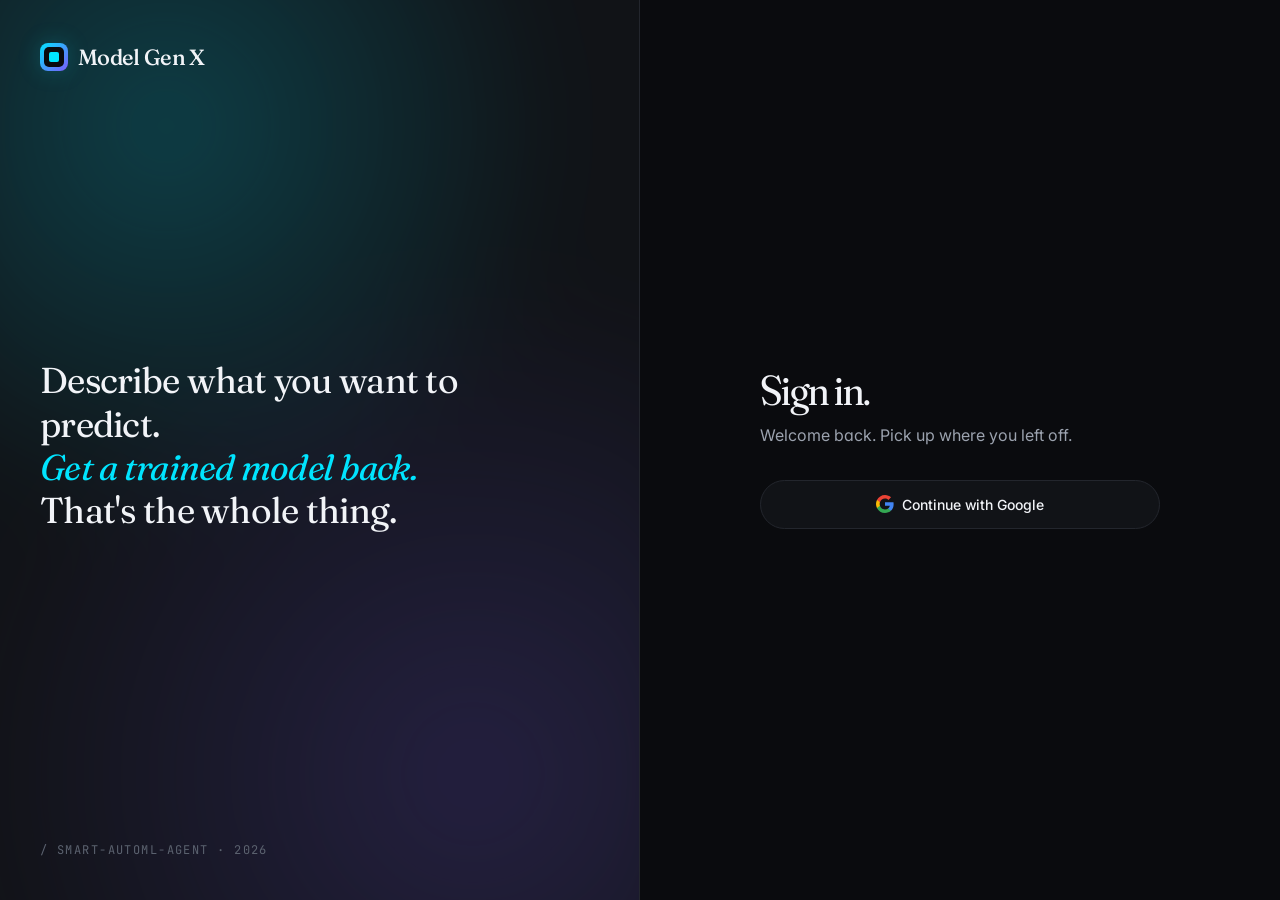
<file: smart-automl-agent/frontend/pages/rag_builder.html>
<!DOCTYPE html>
<html lang="en" data-theme="dark">
<head>
<meta charset="UTF-8"/>
<meta name="viewport" content="width=device-width,initial-scale=1"/>
<meta name="api-base" content="https://modelgenx.site"/>
<title>RAG Builder — Model Gen X</title>
<link href="https://fonts.googleapis.com/css2?family=Fraunces:opsz,wght@9..144,300..700&family=Inter:wght@300..600&family=JetBrains+Mono:wght@400..600&family=Cairo:wght@300..700&display=swap" rel="stylesheet"/>
<link rel="stylesheet" href="../css/main.css"/>
<link rel="stylesheet" href="../css/app.css"/>
<style>
.builder-grid{display:grid;grid-template-columns:400px 1fr;gap:20px;align-items:start;}
@media(max-width:960px){.builder-grid{grid-template-columns:1fr;}}
.panel{background:var(--bg-elev);border:1px solid var(--line);border-radius:16px;padding:24px;margin-bottom:16px;}
.panel-title{font-family:'JetBrains Mono',monospace;font-size:11px;letter-spacing:.16em;text-transform:uppercase;color:var(--text-faint);margin-bottom:16px;display:flex;align-items:center;gap:8px;}
.step-num{width:22px;height:22px;border-radius:50%;background:var(--line);color:var(--text-dim);font-size:11px;font-weight:700;display:inline-flex;align-items:center;justify-content:center;flex-shrink:0;}
.step-done .step-num{background:#3FB950;color:#fff;}
.step-active .step-num{background:var(--accent);color:#06121A;}

/* Upload zone */
.upload-zone{border:2px dashed var(--line);border-radius:12px;padding:32px 20px;text-align:center;cursor:pointer;transition:all .2s;}
.upload-zone:hover,.upload-zone.drag{border-color:var(--accent);background:var(--accent-soft);}
.file-types{display:flex;flex-wrap:wrap;gap:6px;margin-top:10px;justify-content:center;}
.file-type-tag{padding:3px 8px;border-radius:4px;font-size:10px;font-family:'JetBrains Mono',monospace;background:var(--bg-elev-2);color:var(--text-faint);border:1px solid var(--line);}
.doc-item{display:flex;align-items:center;justify-content:space-between;padding:8px 12px;background:var(--bg-elev-2);border-radius:8px;margin-bottom:6px;font-size:13px;}
.doc-name{font-family:'JetBrains Mono',monospace;font-size:11px;overflow:hidden;text-overflow:ellipsis;white-space:nowrap;max-width:220px;}

/* Progress */
.progress-wrap{background:var(--bg-elev-2);border-radius:999px;height:6px;overflow:hidden;margin-top:8px;}
.progress-bar{height:100%;border-radius:999px;background:var(--accent);box-shadow:0 0 8px var(--accent);transition:width .4s ease;}

/* Templates */
.template-grid{display:grid;grid-template-columns:1fr 1fr;gap:8px;margin-bottom:16px;}
.template-btn{padding:10px 12px;background:var(--bg-elev-2);border:1px solid var(--line);border-radius:10px;cursor:pointer;text-align:left;font-size:12px;color:var(--text-dim);transition:all .15s;}
.template-btn:hover{border-color:var(--accent);color:var(--text);}
.template-btn strong{display:block;color:var(--text);margin-bottom:2px;font-size:13px;}

/* Chat */
.chat-box{background:var(--bg);border:1px solid var(--line);border-radius:16px;display:flex;flex-direction:column;height:520px;}
.chat-stream{flex:1;overflow-y:auto;padding:20px;}
.msg{margin-bottom:18px;}
.msg-role{font-family:'JetBrains Mono',monospace;font-size:10px;letter-spacing:.14em;text-transform:uppercase;color:var(--text-faint);margin-bottom:5px;}
.msg-role.user{color:var(--accent);}
.msg-body{font-size:14px;line-height:1.65;white-space:pre-wrap;}
.chat-bar{padding:12px;border-top:1px solid var(--line);display:flex;gap:8px;}
.chat-bar input{flex:1;background:var(--bg-elev-2);border:1px solid var(--line);border-radius:10px;padding:10px 14px;color:var(--text);font-size:14px;}
.chat-bar input:focus{outline:none;border-color:var(--accent);}
.chat-bar button{padding:10px 18px;background:var(--accent);color:#06121A;border:none;border-radius:10px;cursor:pointer;font-weight:600;}
.chat-empty{flex:1;display:flex;align-items:center;justify-content:center;flex-direction:column;gap:12px;color:var(--text-faint);}
.thinking span{display:inline-block;width:6px;height:6px;border-radius:50%;background:var(--accent);margin-right:3px;animation:bounce 1.4s infinite;}
.thinking span:nth-child(2){animation-delay:.15s;}
.thinking span:nth-child(3){animation-delay:.3s;}
@keyframes bounce{0%,60%,100%{transform:translateY(0);opacity:.4;}30%{transform:translateY(-5px);opacity:1;}}

/* Download */
.dl-card{background:linear-gradient(135deg,rgba(0,229,255,.08),rgba(0,229,255,.02));border:1px solid rgba(0,229,255,.3);border-radius:16px;padding:24px;text-align:center;margin-top:16px;}
.dl-card h3{font-family:'Fraunces',serif;font-size:22px;margin-bottom:8px;}
.dl-features{display:flex;flex-direction:column;gap:6px;margin:16px 0;text-align:left;}
.dl-feature{font-size:13px;color:var(--text-dim);padding:4px 0;}
.dl-feature::before{content:"✓ ";color:#3FB950;}
</style>
</head>
<body>
<div class="app-shell">
    <aside class="sidebar"></aside>
    <main class="main">
        <div class="page-head" style="margin-bottom:24px;">
            <div>
                <div class="page-eyebrow">/ rag builder</div>
                <h1 class="page-title" id="botTitle">Building your bot...</h1>
                <p class="page-sub" id="botStatus">Loading...</p>
            </div>
            <button class="btn btn-ghost" onclick="location.href='rag_bots.html'">All Bots</button>
        </div>

        <div class="builder-grid">
            <!-- LEFT COLUMN -->
            <div>
                <!-- Step 1: System Prompt -->
                <div class="panel" id="step1Panel">
                    <div class="panel-title step-active" id="step1Title">
                        <span class="step-num">1</span>Bot Personality & Prompt
                    </div>
                    <div class="template-grid">
                        <button class="template-btn" onclick="setTemplate('support')">
                            <strong>Customer Support</strong>مساعد دعم عملاء
                        </button>
                        <button class="template-btn" onclick="setTemplate('hr')">
                            <strong>HR & Policies</strong>سياسات الشركة
                        </button>
                        <button class="template-btn" onclick="setTemplate('product')">
                            <strong>Product Expert</strong>خبير المنتجات
                        </button>
                        <button class="template-btn" onclick="setTemplate('legal')">
                            <strong>Legal Assistant</strong>مساعد قانوني
                        </button>
                    </div>
                    <div class="field">
                        <label>Bot Name</label>
                        <input type="text" id="botNameEdit" placeholder="My Support Bot" style="background:var(--bg-elev-2);border:1px solid var(--line);border-radius:10px;padding:10px 14px;color:var(--text);width:100%;font-size:14px;margin-bottom:12px;"/>
                    </div>
                    <div class="field">
                        <label>System Prompt <span style="color:var(--text-faint);font-size:11px;">(how the bot should behave)</span></label>
                        <textarea id="systemPromptEdit" rows="5" placeholder="You are a helpful customer support assistant for [Company]. Answer only based on the provided documents. If you don't know, say 'Please contact support at support@company.com'." style="background:var(--bg-elev-2);border:1px solid var(--line);border-radius:10px;padding:12px 14px;color:var(--text);width:100%;font-size:13px;resize:vertical;line-height:1.6;"></textarea>
                    </div>
                    <button class="btn btn-accent" style="width:100%;height:44px;margin-top:12px;" onclick="savePrompt()">Save Settings</button>

                    <!-- Advanced Settings (collapsible) -->
                    <div style="margin-top:16px;">
                        <button onclick="toggleAdvanced()" style="width:100%;background:transparent;border:1px solid var(--line);border-radius:10px;padding:10px 16px;color:var(--text-dim);cursor:pointer;font-size:13px;display:flex;align-items:center;justify-content:space-between;">
                            <span>Advanced Configuration</span>
                            <span id="advArrow">▼</span>
                        </button>
                        <div id="advancedSettings" style="display:none;margin-top:12px;padding:16px;background:var(--bg-elev-2);border-radius:12px;border:1px solid var(--line);">

                            <div style="display:grid;grid-template-columns:1fr 1fr;gap:12px;margin-bottom:12px;">
                                <!-- Language -->
                                <div class="field">
                                    <label style="font-size:12px;">Language</label>
                                    <select id="cfgLang" style="background:var(--bg-elev);border:1px solid var(--line);border-radius:8px;padding:8px 12px;color:var(--text);width:100%;font-size:13px;">
                                        <option value="auto">Auto (detect)</option>
                                        <option value="ar">Arabic only</option>
                                        <option value="en">English only</option>
                                    </select>
                                </div>
                                <!-- Max tokens -->
                                <div class="field">
                                    <label style="font-size:12px;">Max response length</label>
                                    <select id="cfgMaxTokens" style="background:var(--bg-elev);border:1px solid var(--line);border-radius:8px;padding:8px 12px;color:var(--text);width:100%;font-size:13px;">
                                        <option value="256">Short (256 tokens)</option>
                                        <option value="512">Medium (512 tokens)</option>
                                        <option value="1024" selected>Long (1024 tokens)</option>
                                        <option value="2048">Very long (2048 tokens)</option>
                                    </select>
                                </div>
                                <!-- Top K -->
                                <div class="field">
                                    <label style="font-size:12px;">Chunks retrieved (top_k): <span id="topKVal" style="color:var(--accent);">3</span></label>
                                    <input type="range" id="cfgTopK" min="1" max="8" value="3" oninput="document.getElementById('topKVal').textContent=this.value" style="width:100%;accent-color:var(--accent);"/>
                                    <div style="display:flex;justify-content:space-between;font-size:10px;color:var(--text-faint);"><span>Precise</span><span>Broader</span></div>
                                </div>
                                <!-- Temperature -->
                                <div class="field">
                                    <label style="font-size:12px;">Creativity (temperature): <span id="tempVal" style="color:var(--accent);">0.7</span></label>
                                    <input type="range" id="cfgTemp" min="0" max="10" value="7" oninput="document.getElementById('tempVal').textContent=(this.value/10).toFixed(1)" style="width:100%;accent-color:var(--accent);"/>
                                    <div style="display:flex;justify-content:space-between;font-size:10px;color:var(--text-faint);"><span>Strict</span><span>Creative</span></div>
                                </div>
                                <!-- Chunk size -->
                                <div class="field">
                                    <label style="font-size:12px;">Chunk size (words)</label>
                                    <select id="cfgChunkSize" style="background:var(--bg-elev);border:1px solid var(--line);border-radius:8px;padding:8px 12px;color:var(--text);width:100%;font-size:13px;">
                                        <option value="200">Small (200)</option>
                                        <option value="350">Medium (350)</option>
                                        <option value="500" selected>Standard (500)</option>
                                        <option value="750">Large (750)</option>
                                        <option value="1000">Very large (1000)</option>
                                    </select>
                                </div>
                                <!-- Similarity threshold -->
                                <div class="field">
                                    <label style="font-size:12px;">Match threshold: <span id="simVal" style="color:var(--accent);">0.3</span></label>
                                    <input type="range" id="cfgSim" min="1" max="9" value="3" oninput="document.getElementById('simVal').textContent=(this.value/10).toFixed(1)" style="width:100%;accent-color:var(--accent);"/>
                                    <div style="display:flex;justify-content:space-between;font-size:10px;color:var(--text-faint);"><span>Loose</span><span>Strict</span></div>
                                </div>
                            </div>

                            <!-- Welcome & Fallback messages -->
                            <div class="field" style="margin-bottom:10px;">
                                <label style="font-size:12px;">Welcome message</label>
                                <input type="text" id="cfgWelcome" value="Hello! How can I help you today?" style="background:var(--bg-elev);border:1px solid var(--line);border-radius:8px;padding:8px 12px;color:var(--text);width:100%;font-size:13px;"/>
                            </div>
                            <div class="field" style="margin-bottom:12px;">
                                <label style="font-size:12px;">Fallback message (when answer not found)</label>
                                <input type="text" id="cfgFallback" value="I don't have information about that in my documents." style="background:var(--bg-elev);border:1px solid var(--line);border-radius:8px;padding:8px 12px;color:var(--text);width:100%;font-size:13px;"/>
                            </div>

                            <!-- Toggles -->
                            <div style="display:flex;gap:16px;flex-wrap:wrap;">
                                <label style="display:flex;align-items:center;gap:8px;cursor:pointer;font-size:13px;">
                                    <input type="checkbox" id="cfgShowSources" style="accent-color:var(--accent);width:16px;height:16px;"/>
                                    Show sources in answers
                                </label>
                                <label style="display:flex;align-items:center;gap:8px;cursor:pointer;font-size:13px;">
                                    <input type="checkbox" id="cfgAllowGeneral" style="accent-color:var(--accent);width:16px;height:16px;"/>
                                    Allow general knowledge
                                </label>
                            </div>

                            <button class="btn btn-ghost" style="width:100%;height:40px;margin-top:14px;font-size:13px;" onclick="saveAdvanced()">
                                Save Advanced Settings
                            </button>
                        </div>
                    </div>
                </div>

                <!-- Step 2: Upload -->
                <div class="panel" id="step2Panel">
                    <div class="panel-title" id="step2Title">
                        <span class="step-num">2</span>Upload Documents
                    </div>
                    <div class="upload-zone" id="uploadZone" onclick="document.getElementById('docInput').click()">
                        <div style="font-size:24px;margin-bottom:8px;">📁</div>
                        <div style="font-weight:600;margin-bottom:6px;">Drop files here or click to browse</div>
                        <div class="file-types">
                            <span class="file-type-tag">PDF</span>
                            <span class="file-type-tag">DOCX</span>
                            <span class="file-type-tag">Excel</span>
                            <span class="file-type-tag">CSV</span>
                            <span class="file-type-tag">PPTX</span>
                            <span class="file-type-tag">TXT</span>
                            <span class="file-type-tag">HTML</span>
                            <span class="file-type-tag">JSON</span>
                        </div>
                    </div>
                    <input type="file" id="docInput" multiple accept=".pdf,.docx,.doc,.xlsx,.xls,.csv,.pptx,.ppt,.html,.htm,.json,.txt,.md" style="display:none;"/>
                    <div id="docList" style="margin-top:12px;"></div>
                    <div id="uploadProg" style="display:none;margin-top:10px;">
                        <div style="font-size:12px;color:var(--text-dim);margin-bottom:6px;" id="uploadStatus">Uploading...</div>
                        <div class="progress-wrap"><div class="progress-bar" id="uploadBar" style="width:0%"></div></div>
                    </div>
                </div>

                <!-- Step 3: Build -->
                <div class="panel" id="step3Panel">
                    <div class="panel-title" id="step3Title">
                        <span class="step-num">3</span>Build Knowledge Base
                    </div>
                    <div id="buildStats" style="display:flex;gap:20px;margin-bottom:16px;flex-wrap:wrap;">
                        <div style="font-family:'JetBrains Mono',monospace;font-size:12px;color:var(--text-faint);">No index built yet</div>
                    </div>
                    <div id="buildProg" style="display:none;margin-bottom:12px;">
                        <div style="font-size:12px;color:var(--text-dim);margin-bottom:6px;" id="buildStatus">Building...</div>
                        <div class="progress-wrap"><div class="progress-bar" id="buildBar" style="width:0%"></div></div>
                    </div>
                    <button class="btn btn-accent" style="width:100%;height:48px;font-size:15px;" id="buildBtn" onclick="buildIndex()">
                        Build Knowledge Base
                    </button>
                    <div style="font-size:11px;color:var(--text-faint);text-align:center;margin-top:8px;">200 tokens (under 5MB) · 500 tokens (over 5MB)</div>
                </div>

                <!-- Download -->
                <div class="dl-card" id="dlCard" style="display:none;">
                    <h3>Your Bot is Ready!</h3>
                    <p style="color:var(--text-dim);font-size:13px;margin-bottom:16px;">Download the complete package and give it to any developer</p>
                    <div class="dl-features">
                        <div class="dl-feature">Complete Python server (FastAPI)</div>
                        <div class="dl-feature">Beautiful chat UI (HTML/CSS/JS)</div>
                        <div class="dl-feature">Pre-built knowledge base (ChromaDB)</div>
                        <div class="dl-feature">Your original documents</div>
                        <div class="dl-feature">README with setup instructions</div>
                    </div>
                    <button class="btn btn-accent" style="width:100%;height:52px;font-size:16px;" onclick="downloadPackage()">
                        Download Package (.zip)
                    </button>
                    <div style="font-size:12px;color:var(--text-faint);margin-top:10px;">
                        Developer needs: Python + <a href="https://console.groq.com" target="_blank" style="color:var(--accent);">free Groq API key</a>
                    </div>
                </div>
            </div>

            <!-- RIGHT COLUMN: Chat Test -->
            <div>
                <div style="font-family:'JetBrains Mono',monospace;font-size:11px;letter-spacing:.16em;text-transform:uppercase;color:var(--text-faint);margin-bottom:12px;">Test your bot live</div>
                <div class="chat-box">
                    <div class="chat-stream" id="chatStream">
                        <div class="chat-empty" id="chatEmpty">
                            <div style="font-size:32px;">💬</div>
                            <div>Build the knowledge base first, then test your bot here</div>
                        </div>
                    </div>
                    <div class="chat-bar" id="chatBar" style="display:none;">
                        <input type="text" id="questionInput" placeholder="Ask your bot anything..." onkeydown="if(event.key==='Enter') sendQ()"/>
                        <button onclick="sendQ()">Ask →</button>
                    </div>
                </div>
            </div>
        </div>
    </main>
</div>

<script src="../js/common.js?v=2"></script>
<script src="../js/sidebar.js?v=2"></script>
<script>
const TEMPLATES = {
    support: {
        name: "Customer Support Bot",
        prompt: "You are a professional customer support assistant. Answer customer questions based ONLY on the provided company documents. Be helpful, friendly, and concise. If you cannot find the answer in the documents, say: 'For more help, please contact our support team.' Always respond in the same language the customer uses."
    },
    hr: {
        name: "HR & Policies Bot",
        prompt: "You are an HR assistant specialized in company policies and procedures. Answer employee questions based ONLY on the provided HR documents and policy manuals. Be professional and accurate. If unsure, recommend the employee contact HR directly. Respond in the same language as the question."
    },
    product: {
        name: "Product Expert Bot",
        prompt: "You are a product knowledge expert. Answer questions about our products and services based ONLY on the provided product documentation. Be specific, helpful, and highlight key features when relevant. If information is not available, say so clearly. Match the language of the user."
    },
    legal: {
        name: "Legal Assistant Bot",
        prompt: "You are a legal document assistant. Provide information based ONLY on the provided legal documents. Always add: 'This is for informational purposes only and does not constitute legal advice. Consult a qualified lawyer for legal guidance.' Respond in the language of the question."
    }
};

window.setTemplate = function(key) {
    const t = TEMPLATES[key];
    document.getElementById('botNameEdit').value = t.name;
    document.getElementById('systemPromptEdit').value = t.prompt;
};

window.toggleAdvanced = function() {
    const el = document.getElementById('advancedSettings');
    const arrow = document.getElementById('advArrow');
    const visible = el.style.display !== 'none';
    el.style.display = visible ? 'none' : '';
    arrow.textContent = visible ? '▼' : '▲';
};

window.saveAdvanced = async function() {
    try {
        await api(`/api/rag/${botId}/update`, {
            method: 'PATCH',
            body: {
                language:             document.getElementById('cfgLang').value,
                max_tokens:           parseInt(document.getElementById('cfgMaxTokens').value),
                top_k:                parseInt(document.getElementById('cfgTopK').value),
                temperature:          parseFloat(document.getElementById('cfgTemp').value) / 10,
                chunk_size:           parseInt(document.getElementById('cfgChunkSize').value),
                similarity_threshold: parseFloat(document.getElementById('cfgSim').value) / 10,
                welcome_msg:          document.getElementById('cfgWelcome').value,
                fallback_msg:         document.getElementById('cfgFallback').value,
                show_sources:         document.getElementById('cfgShowSources').checked,
                allow_general:        document.getElementById('cfgAllowGeneral').checked,
            }
        });
        toast('Advanced settings saved!', 'success');
    } catch(e) { toast(e.message, 'error'); }
};

const params = new URLSearchParams(location.search);
const botId  = parseInt(params.get('bot'));
if (!botId) location.href = 'rag_bots.html';

window._botId   = botId;
window._history = [];
window._bot     = null;

(async function init() {
    if (!auth.requireAuth()) return;
    renderSidebar('rag');
    await loadCurrentUser();
    await loadBot();
    setupUpload();
})();

async function loadBot() {
    try {
        const bot = await api(`/api/rag/${botId}`);
        window._bot = bot;
        document.getElementById('botTitle').textContent  = bot.name;
        document.getElementById('botStatus').textContent = `${bot.status} · ${bot.n_documents} docs · ${bot.n_chunks} chunks`;
        document.getElementById('botNameEdit').value      = bot.name;
        document.getElementById('systemPromptEdit').value = bot.system_prompt || '';
        // Populate advanced settings
        if (bot.language)      document.getElementById('cfgLang').value = bot.language;
        if (bot.max_tokens)    document.getElementById('cfgMaxTokens').value = bot.max_tokens;
        if (bot.top_k)         { document.getElementById('cfgTopK').value = bot.top_k; document.getElementById('topKVal').textContent = bot.top_k; }
        if (bot.temperature)   { document.getElementById('cfgTemp').value = Math.round(bot.temperature * 10); document.getElementById('tempVal').textContent = bot.temperature.toFixed(1); }
        if (bot.chunk_size)    document.getElementById('cfgChunkSize').value = bot.chunk_size;
        if (bot.similarity_threshold) { document.getElementById('cfgSim').value = Math.round(bot.similarity_threshold * 10); document.getElementById('simVal').textContent = bot.similarity_threshold.toFixed(1); }
        if (bot.welcome_msg)   document.getElementById('cfgWelcome').value = bot.welcome_msg;
        if (bot.fallback_msg)  document.getElementById('cfgFallback').value = bot.fallback_msg;
        document.getElementById('cfgShowSources').checked  = bot.show_sources || false;
        document.getElementById('cfgAllowGeneral').checked = bot.allow_general || false;
        updateBuildStats(bot);
        if (bot.status === 'ready') {
            markStepDone('step1'); markStepDone('step2'); markStepDone('step3');
            document.getElementById('dlCard').style.display = '';
            enableChat();
        }
    } catch(e) { toast(e.message, 'error'); }
}

function markStepDone(id) {
    const el = document.getElementById(id + 'Title');
    if (el) { el.classList.remove('step-active'); el.classList.add('step-done'); }
}

function updateBuildStats(bot) {
    document.getElementById('buildStats').innerHTML = `
        <div style="font-family:'JetBrains Mono',monospace;font-size:12px;">
            <strong style="color:var(--accent);font-size:20px;display:block;">${bot.n_chunks}</strong>chunks
        </div>
        <div style="font-family:'JetBrains Mono',monospace;font-size:12px;">
            <strong style="color:var(--accent);font-size:20px;display:block;">${bot.n_documents}</strong>documents
        </div>
        <div style="font-family:'JetBrains Mono',monospace;font-size:12px;">
            <strong style="color:var(--accent);font-size:20px;display:block;">${bot.total_size_mb}MB</strong>size
        </div>
    `;
}

async function savePrompt() {
    const name   = document.getElementById('botNameEdit').value.trim();
    const prompt = document.getElementById('systemPromptEdit').value.trim();
    if (!name) { toast('Enter a bot name', 'error'); return; }
    try {
        await api(`/api/rag/${botId}/update`, {
            method: 'PATCH',
            body: { name, system_prompt: prompt }
        });
        document.getElementById('botTitle').textContent = name;
        markStepDone('step1');
        document.getElementById('step2Title').classList.add('step-active');
        toast('Saved!', 'success');
    } catch(e) { toast(e.message, 'error'); }
}

function setupUpload() {
    const zone  = document.getElementById('uploadZone');
    const input = document.getElementById('docInput');
    zone.addEventListener('dragover',  e => { e.preventDefault(); zone.classList.add('drag'); });
    zone.addEventListener('dragleave', () => zone.classList.remove('drag'));
    zone.addEventListener('drop', e => { e.preventDefault(); zone.classList.remove('drag'); uploadFiles(e.dataTransfer.files); });
    input.addEventListener('change', () => uploadFiles(input.files));
}

async function uploadFiles(files) {
    if (!files.length) return;
    const prog = document.getElementById('uploadProg');
    const bar  = document.getElementById('uploadBar');
    const stat = document.getElementById('uploadStatus');
    prog.style.display = '';
    bar.style.width = '15%';
    stat.textContent = `Uploading ${files.length} file(s)...`;

    const fd = new FormData();
    Array.from(files).forEach(f => fd.append('files', f));
    try {
        const token = localStorage.getItem('saa.token');
        const res = await fetch(`${window.API_BASE}/api/rag/${botId}/upload`, {
            method: 'POST',
            headers: { 'Authorization': `Bearer ${token}` },
            body: fd,
        });
        if (!res.ok) throw new Error(`HTTP ${res.status}`);
        const data = await res.json();
        bar.style.width = '100%'; bar.style.background = '#3FB950';
        stat.textContent = `${data.uploaded.length} file(s) uploaded successfully`;
        document.getElementById('docList').innerHTML = data.uploaded.map(f =>
            `<div class="doc-item"><span class="doc-name">📄 ${escapeHtml(f)}</span><span style="color:#3FB950;font-size:11px;">Ready</span></div>`
        ).join('');
        markStepDone('step2');
        document.getElementById('step3Title').classList.add('step-active');
        toast(`${data.uploaded.length} files uploaded`, 'success');
        setTimeout(() => prog.style.display = 'none', 2000);
    } catch(e) {
        bar.style.background = '#F85149';
        stat.textContent = 'Upload failed: ' + e.message;
        toast(e.message, 'error');
    }
}

async function buildIndex() {
    const btn  = document.getElementById('buildBtn');
    const prog = document.getElementById('buildProg');
    const bar  = document.getElementById('buildBar');
    const stat = document.getElementById('buildStatus');
    btn.disabled = true; btn.textContent = 'Building...';
    prog.style.display = '';
    bar.style.width = '10%';
    stat.textContent = 'Starting...';

    try {
        const res = await api(`/api/rag/${botId}/build`, { method: 'POST' });
        toast(`Building... ${res.tokens_spent} tokens`, 'success');
        stat.textContent = 'Processing documents...';
        let pct = 15;
        const iv = setInterval(async () => {
            try {
                const bot = await api(`/api/rag/${botId}`);
                pct = Math.min(pct + 8, 88);
                bar.style.width = pct + '%';
                stat.textContent = `Processing... ${bot.n_chunks} chunks indexed`;
                updateBuildStats(bot);
                if (bot.status === 'ready') {
                    clearInterval(iv);
                    bar.style.width = '100%'; bar.style.background = '#3FB950';
                    stat.textContent = `Done! ${bot.n_chunks} chunks from ${bot.n_documents} documents`;
                    btn.textContent = 'Rebuild'; btn.disabled = false;
                    markStepDone('step3');
                    document.getElementById('dlCard').style.display = '';
                    document.getElementById('botStatus').textContent = `ready · ${bot.n_documents} docs · ${bot.n_chunks} chunks`;
                    enableChat();
                    toast('Bot ready!', 'success');
                } else if (bot.status === 'failed') {
                    clearInterval(iv);
                    bar.style.background = '#F85149';
                    stat.textContent = 'Build failed — try again';
                    btn.textContent = 'Retry'; btn.disabled = false;
                    toast('Build failed', 'error');
                }
            } catch {}
        }, 3000);
    } catch(e) {
        bar.style.background = '#F85149';
        stat.textContent = e.message;
        btn.textContent = 'Build Knowledge Base'; btn.disabled = false;
        toast(e.message, 'error');
    }
}

function enableChat() {
    document.getElementById('chatEmpty').style.display = 'none';
    document.getElementById('chatBar').style.display = '';
}

async function sendQ() {
    const input = document.getElementById('questionInput');
    const q = input.value.trim();
    if (!q) return;
    input.value = '';
    addMsg('user', q);
    window._history.push({ role: 'user', content: q });
    const thinking = addThinking();
    try {
        const res = await api(`/api/rag/${botId}/query`, {
            method: 'POST',
            body: { question: q, history: window._history.slice(0, -1) }
        });
        thinking.remove();
        addMsg('assistant', res.answer);
        window._history.push({ role: 'assistant', content: res.answer });
    } catch(e) {
        thinking.remove();
        addMsg('assistant', 'Error: ' + e.message);
    }
}

function addMsg(role, content) {
    const stream = document.getElementById('chatStream');
    const div = document.createElement('div');
    div.className = 'msg';
    div.innerHTML = `<div class="msg-role ${role==='user'?'user':''}">${role==='user'?'— you':'— bot'}</div><div class="msg-body">${escapeHtml(content)}</div>`;
    stream.appendChild(div);
    stream.scrollTop = stream.scrollHeight;
    return div;
}

function addThinking() {
    const stream = document.getElementById('chatStream');
    const div = document.createElement('div');
    div.className = 'msg';
    div.innerHTML = '<div class="msg-role">— bot</div><div class="msg-body thinking"><span></span><span></span><span></span></div>';
    stream.appendChild(div);
    stream.scrollTop = stream.scrollHeight;
    return div;
}

function downloadPackage() {
    const token = localStorage.getItem('saa.token');
    fetch(`${window.API_BASE}/api/rag/${botId}/download`, {
        headers: { 'Authorization': `Bearer ${token}` }
    }).then(r => r.blob()).then(blob => {
        const url = URL.createObjectURL(blob);
        const a = document.createElement('a');
        a.href = url; a.download = `rag_bot_${botId}.zip`;
        document.body.appendChild(a); a.click();
        document.body.removeChild(a);
        URL.revokeObjectURL(url);
    }).catch(e => toast(e.message, 'error'));
}

function escapeHtml(s){return String(s).replace(/[&<>"']/g,c=>({'&':'&amp;','<':'&lt;','>':'&gt;','"':'&quot;',"'":'&#39;'}[c]));}
</script>
</body>
</html>
</file>
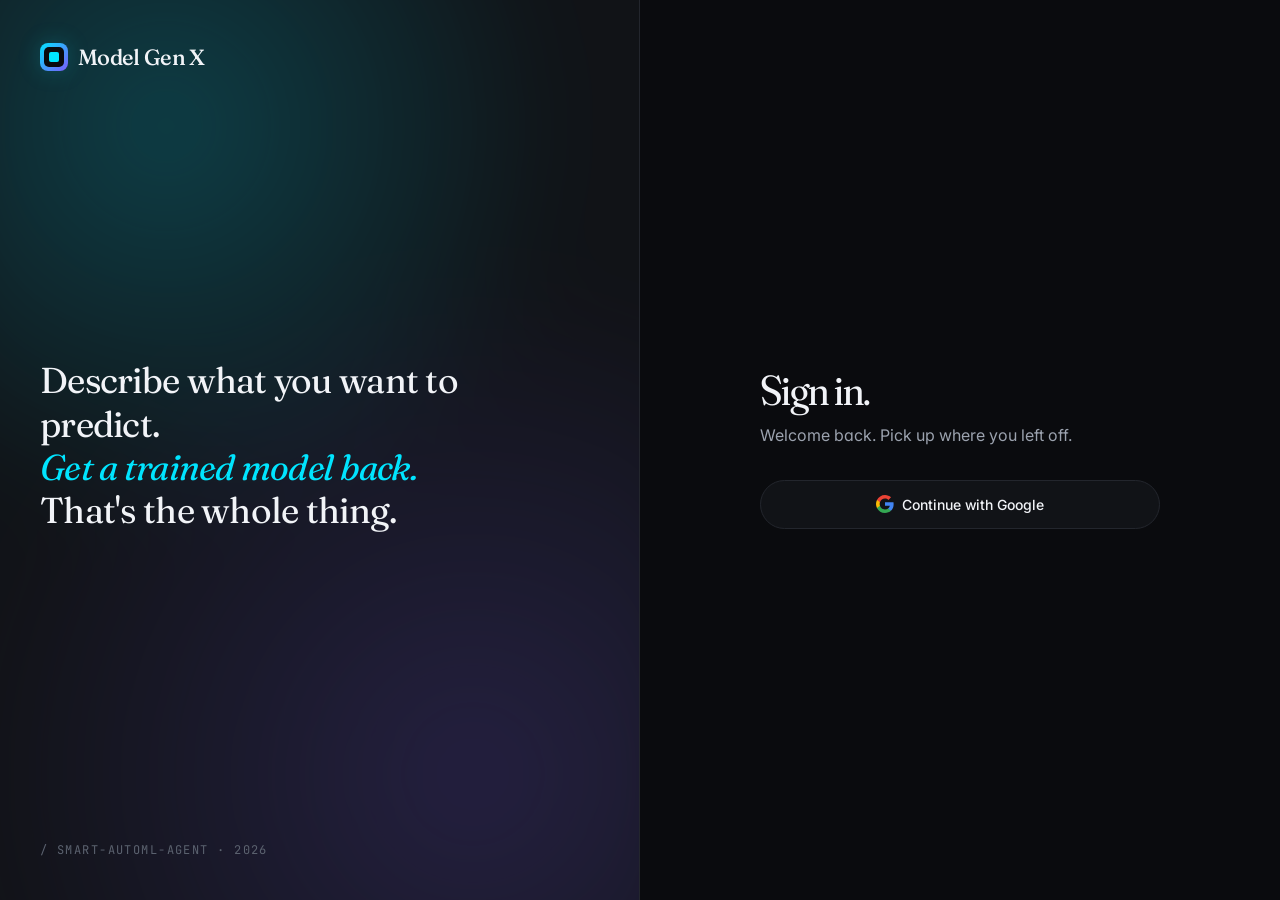
<file: smart-automl-agent/frontend/pages/results.html>
<!DOCTYPE html>
<html lang="en" data-theme="dark">
<head>
<meta charset="UTF-8" />
<meta name="viewport" content="width=device-width,initial-scale=1" />
<meta name="api-base" content="https://modelgenx.site" />
<title>Results — Model Gen X</title>
<link href="https://fonts.googleapis.com/css2?family=Fraunces:opsz,wght@9..144,300..700&family=Inter:wght@300..600&family=JetBrains+Mono:wght@400..600&family=Cairo:wght@300..700&display=swap" rel="stylesheet" />
<link rel="stylesheet" href="../css/main.css" />
<link rel="stylesheet" href="../css/app.css" />
<style>
.model-card{background:var(--bg-elev);border:1px solid var(--line);border-radius:14px;padding:24px;margin-bottom:14px;transition:border-color .2s;}
.model-card:hover{border-color:var(--text-dim);}
.model-card-head{display:flex;justify-content:space-between;align-items:flex-start;gap:16px;margin-bottom:16px;}
.model-title{font-family:'Fraunces',serif;font-size:24px;letter-spacing:-.02em;margin-bottom:4px;}
.model-meta{font-family:'JetBrains Mono',monospace;font-size:12px;color:var(--text-faint);}
.model-metrics{display:grid;grid-template-columns:repeat(4,1fr);gap:14px;padding-top:16px;border-top:1px solid var(--line-soft);}
.mm{display:flex;flex-direction:column;gap:2px;}
.mm-l{font-family:'JetBrains Mono',monospace;font-size:10px;letter-spacing:.14em;color:var(--text-faint);text-transform:uppercase;}
.mm-v{font-family:'Fraunces',serif;font-size:24px;color:var(--accent);letter-spacing:-.02em;}
</style>
</head>
<body>
<div class="app-shell">
    <aside class="sidebar"></aside>
    <main class="main">
        <div class="page-head">
            <div>
                <div class="page-eyebrow">/ models</div>
                <h1 class="page-title">Trained models.</h1>
                <p class="page-sub">Every model you've built lives here.</p>
            </div>
            <div class="row">
                <select id="projectFilter" class="mono" style="background:var(--bg-elev);border:1px solid var(--line);border-radius:8px;padding:8px 14px;font-size:13px;color:var(--text);">
                    <option value="">— all projects —</option>
                </select>
            </div>
        </div>
        <div id="modelsList"></div>
    </main>
</div>

<script src="../js/common.js?v=2"></script>
<script src="../js/sidebar.js?v=2"></script>
<script>
(async function () {
    if (!auth.requireAuth()) return;
    renderSidebar('results');
    await loadCurrentUser();

    const $ = id => document.getElementById(id);

    async function load() {
        try {
            const projects = await api('/api/projects');
            $('projectFilter').innerHTML = `<option value="">— all projects —</option>` +
                projects.map(p => `<option value="${p.id}">${escapeHtml(p.name)}</option>`).join('');
            $('projectFilter').onchange = render;
            render();
        } catch (e) { toast(e.message, 'error'); }
    }

    async function render() {
        const filter = $('projectFilter').value;
        try {
            const projects = await api('/api/projects');
            const all = [];
            for (const p of projects) {
                if (filter && String(p.id) !== filter) continue;
                try {
                    const models = await api(`/api/training/models/project/${p.id}`);
                    models.forEach(m => all.push({ ...m, project_name: p.name }));
                } catch {}
            }
            const list = $('modelsList');
            if (!all.length) {
                list.innerHTML = `
                    <div class="empty">
                        <div class="empty-art">∅</div>
                        <h3>No trained models yet</h3>
                        <p>Upload a dataset and train your first model.</p>
                        <a class="btn btn-accent" href="upload.html" style="margin-top:16px;">Upload data →</a>
                    </div>`;
                return;
            }
            list.innerHTML = all.map(m => modelCard(m)).join('');
        } catch (e) { toast(e.message, 'error'); }
    }

    function modelCard(m) {
        const metrics = [];
        if (m.accuracy  != null) metrics.push(['accuracy',  m.accuracy.toFixed(3)]);
        if (m.precision != null) metrics.push(['precision', m.precision.toFixed(3)]);
        if (m.recall    != null) metrics.push(['recall',    m.recall.toFixed(3)]);
        if (m.f1        != null) metrics.push(['f1',        m.f1.toFixed(3)]);
        return `
            <div class="model-card">
                <div class="model-card-head">
                    <div>
                        <div class="model-title">${escapeHtml(m.name)}</div>
                        <div class="model-meta">
                            ${escapeHtml(m.project_name)} · ${m.framework} · ${m.task_type} ·
                            target: ${m.target_column||'—'} ·
                            ${new Date(m.created_at).toLocaleString()}
                        </div>
                    </div>
                    <div>
                        <div class="row" style="gap:8px;">
                            <button class="btn btn-ghost dl-btn" data-id="${m.id}" data-name="${escapeHtml(m.name)}" style="padding:8px 14px;font-size:13px;">⬇ Download</button>
                            <a class="btn btn-accent" href="playground.html?model=${m.id}" style="padding:8px 14px;font-size:13px;">Try it →</a>
                        </div>
                        <div id="dlprog_${m.id}" style="display:none;margin-top:10px;">
                            <div style="display:flex;justify-content:space-between;font-family:'JetBrains Mono',monospace;font-size:11px;color:var(--text-dim);margin-bottom:4px;">
                                <span id="dltext_${m.id}">Preparing…</span>
                                <span id="dlpct_${m.id}" style="color:var(--accent);">0%</span>
                            </div>
                            <div style="background:var(--bg-elev-2);border-radius:999px;height:5px;overflow:hidden;">
                                <div id="dlbar_${m.id}" style="height:100%;width:0%;background:var(--accent);border-radius:999px;transition:width .3s ease;box-shadow:0 0 8px var(--accent);"></div>
                            </div>
                        </div>
                    </div>
                </div>
                ${metrics.length ? `
                    <div class="model-metrics">
                        ${metrics.map(([l,v]) => `<div class="mm"><span class="mm-l">${l}</span><span class="mm-v">${v}</span></div>`).join('')}
                    </div>` : ''}
            </div>`;
    }

    function escapeHtml(s) {
        return String(s).replace(/[&<>"']/g, c=>({'&':'&amp;','<':'&lt;','>':'&gt;','"':'&quot;',"'":'&#39;'}[c]));
    }

    await load();

    // Download with progress bar
    document.addEventListener('click', async e => {
        const btn = e.target.closest('.dl-btn');
        if (!btn) return;
        const modelId   = btn.dataset.id;
        const modelName = btn.dataset.name;

        const prog = document.getElementById(`dlprog_${modelId}`);
        const bar  = document.getElementById(`dlbar_${modelId}`);
        const pct  = document.getElementById(`dlpct_${modelId}`);
        const txt  = document.getElementById(`dltext_${modelId}`);
        const set  = (p, t) => { bar.style.width=p+'%'; pct.textContent=p+'%'; txt.textContent=t; };

        prog.style.display = '';
        btn.disabled = true;
        btn.textContent = '⏳';
        set(10, 'Connecting…');

        const iv = setInterval(() => {
            const cur = parseInt(bar.style.width) || 10;
            if (cur < 85) set(cur + 7, 'Downloading…');
        }, 350);

        try {
            const res = await fetch(`${window.API_BASE}/api/training/models/${modelId}/download`, {
                headers: { 'Authorization': `Bearer ${localStorage.getItem('saa.token')}` }
            });
            if (!res.ok) throw new Error(`HTTP ${res.status}`);
            clearInterval(iv);
            set(90, 'Saving…');

            const blob = await res.blob();
            const url  = URL.createObjectURL(blob);
            const a    = document.createElement('a');
            a.href = url;
            a.download = `model_${modelId}_${(modelName||'model').replace(/\s+/g,'_')}.joblib`;
            document.body.appendChild(a); a.click(); document.body.removeChild(a);
            URL.revokeObjectURL(url);

            set(100, '✅ Done!');
            bar.style.background = '#3FB950';
            bar.style.boxShadow  = '0 0 8px #3FB950';
            btn.textContent = '✓';
            btn.disabled = false;
            setTimeout(() => { prog.style.display='none'; bar.style.width='0%'; bar.style.background='var(--accent)'; btn.textContent='⬇ Download'; }, 2500);

        } catch(err) {
            clearInterval(iv);
            set(100, '✖ ' + err.message);
            bar.style.background = '#F85149';
            btn.disabled = false;
            btn.textContent = '⬇ Download';
        }
    });
})();
</script>
</body>
</html>
</file>
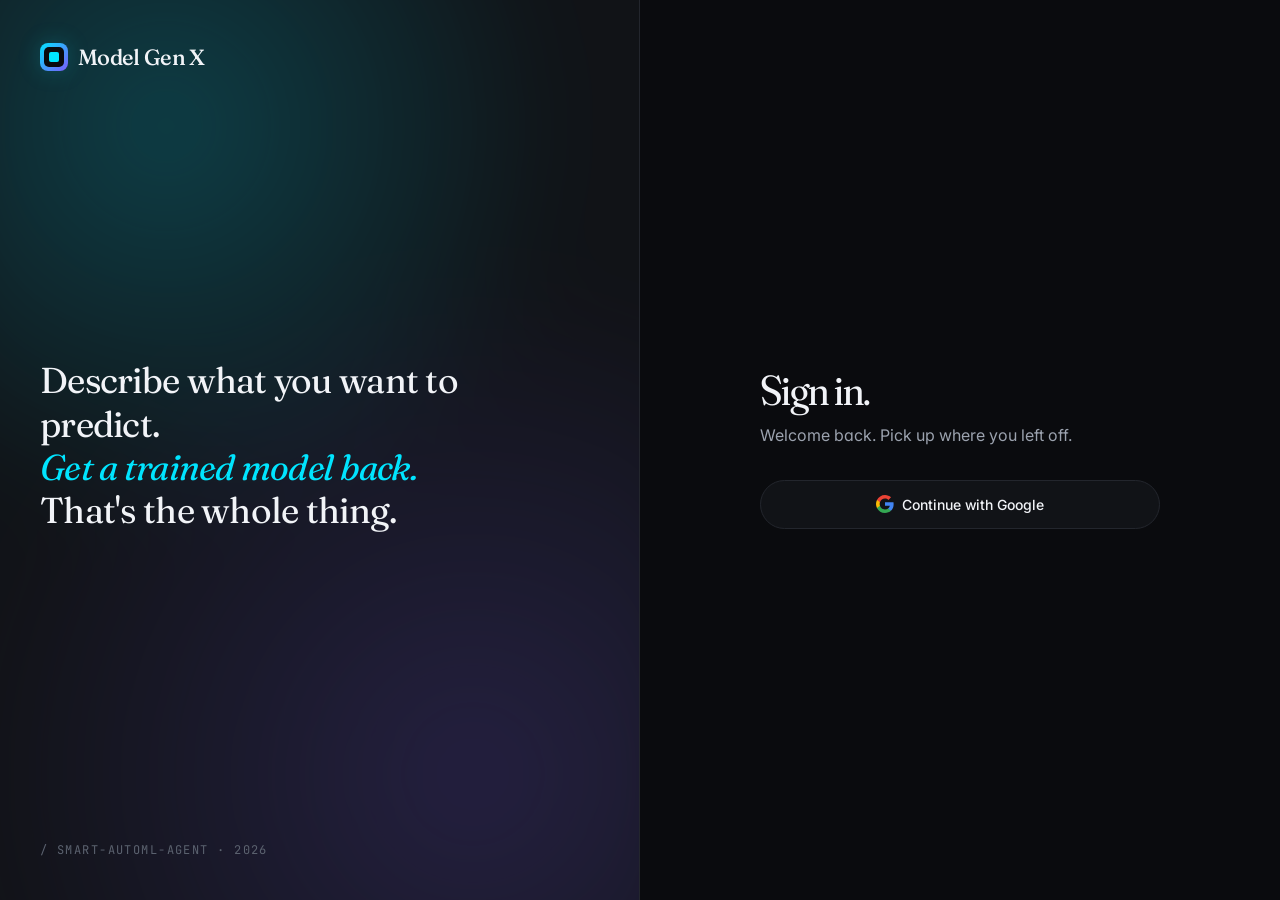
<file: smart-automl-agent/frontend/pages/training.html>
<!DOCTYPE html>
<html lang="en" data-theme="dark">

<head>
    <meta charset="UTF-8" />
    <meta name="viewport" content="width=device-width,initial-scale=1" />
    <meta name="api-base" content="https://modelgenx.site" />
    <title>Training — Model Gen X</title>
    <link
        href="https://fonts.googleapis.com/css2?family=Fraunces:opsz,wght@9..144,300..700&family=Inter:wght@300..600&family=JetBrains+Mono:wght@400..600&family=Cairo:wght@300..700&display=swap"
        rel="stylesheet" />
    <link rel="stylesheet" href="../css/main.css" />
    <link rel="stylesheet" href="../css/app.css" />
    <style>
        .log-box {
            background: #0D1117;
            border: 1px solid var(--line);
            border-radius: 12px;
            padding: 20px 24px;
            font-family: 'JetBrains Mono', monospace;
            font-size: 13px;
            line-height: 1.9;
            color: #C9D1D9;
            max-height: 400px;
            overflow-y: auto;
            white-space: pre-wrap;
            word-break: break-all;
        }

        .log-box .ok    { color: #3FB950; }
        .log-box .accent{ color: #58A6FF; }
        .log-box .warn  { color: #D29922; }
        .log-box .dim   { color: #6E7681; }
        .log-box .err   { color: #F85149; }

        .metric-row {
            display: grid;
            grid-template-columns: repeat(4, 1fr);
            gap: 12px;
        }

        @media(max-width:700px) {
            .metric-row { grid-template-columns: repeat(2, 1fr); }
        }

        .metric-card {
            background: var(--bg-elev);
            border: 1px solid var(--line);
            border-radius: 12px;
            padding: 20px;
            text-align: center;
        }

        .metric-card .ml {
            font-family: 'JetBrains Mono', monospace;
            font-size: 10px;
            letter-spacing: .14em;
            color: var(--text-faint);
            text-transform: uppercase;
            margin-bottom: 10px;
        }

        .metric-card .mv {
            font-family: 'Fraunces', serif;
            font-size: 34px;
            color: var(--accent);
            letter-spacing: -.03em;
            line-height: 1;
        }

        .pulse {
            display: inline-block;
            width: 8px; height: 8px;
            border-radius: 50%;
            background: var(--accent);
            animation: pulse-anim 1.2s infinite;
            margin-right: 8px;
            vertical-align: middle;
        }

        @keyframes pulse-anim {
            0%, 100% { opacity: 1; transform: scale(1); }
            50%       { opacity: .5; transform: scale(1.3); }
        }

        .target-hint {
            display: none;
            margin-top: 8px;
            padding: 10px 14px;
            border-radius: 8px;
            font-size: 13px;
            line-height: 1.5;
        }

        .target-hint.warn {
            background: rgba(210,153,34,.12);
            border: 1px solid rgba(210,153,34,.35);
            color: #D29922;
        }

        .target-hint.good {
            background: rgba(63,185,80,.10);
            border: 1px solid rgba(63,185,80,.30);
            color: #3FB950;
        }

        /* Tabs */
        .train-tab {
            padding: 12px 28px;
            font-size: 14px;
            font-weight: 500;
            cursor: pointer;
            border: none;
            background: transparent;
            color: var(--text-dim);
            border-bottom: 2px solid transparent;
            margin-bottom: -1px;
            transition: all .2s;
        }

        .train-tab:hover  { color: var(--text); }
        .train-tab.active { color: var(--accent); border-bottom-color: var(--accent); }

        /* DL type cards */
        .dl-type-grid {
            display: grid;
            grid-template-columns: repeat(3, 1fr);
            gap: 14px;
            margin-bottom: 20px;
        }

        .dl-type-card {
            border: 2px solid var(--line);
            border-radius: 14px;
            padding: 20px 16px;
            cursor: pointer;
            transition: all .2s;
            text-align: center;
            background: var(--bg-elev);
        }

        .dl-type-card:hover  { border-color: var(--text-dim); }
        .dl-type-card.active { border-color: var(--accent); background: var(--accent-soft); }
        .dl-type-card .dt-icon  { font-size: 28px; margin-bottom: 8px; }
        .dl-type-card .dt-title { font-weight: 600; font-size: 14px; margin-bottom: 4px; }
        .dl-type-card .dt-sub   { font-size: 12px; color: var(--text-dim); }

        .stage-pill {
            padding: 4px 10px;
            border-radius: 999px;
            font-size: 11px;
            font-family: 'JetBrains Mono', monospace;
            background: var(--bg-elev-2);
            color: var(--text-faint);
            border: 1px solid var(--line);
            transition: all .3s;
        }

        .stage-pill.active {
            background: var(--accent-soft);
            color: var(--accent);
            border-color: rgba(0,229,255,.4);
            font-weight: 600;
        }

        .stage-pill.done {
            background: rgba(63,185,80,.12);
            color: #3FB950;
            border-color: rgba(63,185,80,.3);
        }

        /* Epochs control */
        .epochs-wrap { display: grid; gap: 8px; }
        .epochs-input-row { display: flex; align-items: center; gap: 10px; }
        .epochs-input-row input[type="number"] {
            flex: 1;
            background: var(--bg-elev-2);
            border: 1px solid var(--line);
            border-radius: 10px;
            padding: 12px 14px;
            color: var(--text);
            font-family: 'JetBrains Mono', monospace;
            font-size: 15px;
            font-weight: 600;
            width: 100%;
            transition: border-color .2s;
        }
        .epochs-input-row input[type="number"]:focus { outline: none; border-color: var(--accent); }
        .epochs-slider { width: 100%; accent-color: var(--accent); cursor: pointer; height: 4px; }
        .epochs-bar-track {
            background: var(--bg-elev-2);
            border-radius: 999px;
            height: 5px;
            overflow: hidden;
            margin-top: 2px;
        }
        .epochs-bar-fill {
            height: 100%;
            border-radius: 999px;
            transition: width .35s ease, background .35s ease;
            background: var(--accent);
            box-shadow: 0 0 8px var(--accent);
        }
        .epochs-meta {
            display: flex;
            justify-content: space-between;
            align-items: center;
            font-family: 'JetBrains Mono', monospace;
            font-size: 10px;
            color: var(--text-faint);
            margin-top: 2px;
        }
        .epochs-hint-badge {
            display: inline-flex;
            align-items: center;
            gap: 4px;
            padding: 3px 9px;
            border-radius: 999px;
            font-family: 'JetBrains Mono', monospace;
            font-size: 10px;
            font-weight: 600;
            letter-spacing: .04em;
            transition: all .3s;
        }
        .epochs-hint-badge.low  { background: rgba(63,185,80,.12); border: 1px solid rgba(63,185,80,.3); color: #3FB950; }
        .epochs-hint-badge.mid  { background: rgba(0,229,255,.10); border: 1px solid rgba(0,229,255,.3); color: var(--accent); }
        .epochs-hint-badge.high { background: rgba(210,153,34,.12); border: 1px solid rgba(210,153,34,.35); color: #D29922; }
        .epochs-presets { display: flex; gap: 6px; flex-wrap: wrap; margin-top: 4px; }
        .epochs-preset-btn {
            padding: 4px 11px;
            border-radius: 8px;
            font-family: 'JetBrains Mono', monospace;
            font-size: 11px;
            font-weight: 500;
            border: 1px solid var(--line);
            background: var(--bg-elev-2);
            color: var(--text-dim);
            cursor: pointer;
            transition: all .15s;
        }
        .epochs-preset-btn:hover, .epochs-preset-btn.active {
            border-color: var(--accent);
            color: var(--accent);
            background: var(--accent-soft);
        }
        .epochs-preset-btn.active { font-weight: 700; }
        .epochs-est { font-size: 11px; color: var(--text-faint); font-family: 'JetBrains Mono', monospace; margin-top: 2px; }

        /* ── NEW: Preprocessing section styles ── */
        .prep-section {
            background: var(--bg-elev-2);
            border: 1px solid var(--line);
            border-radius: 14px;
            overflow: hidden;
            margin-top: 20px;
        }

        .prep-section-header {
            display: flex;
            align-items: center;
            justify-content: space-between;
            padding: 14px 18px;
            cursor: pointer;
            user-select: none;
            border-bottom: 1px solid transparent;
            transition: border-color .2s;
        }

        .prep-section-header:hover { background: rgba(255,255,255,.03); }
        .prep-section-header.open  { border-bottom-color: var(--line); }

        .prep-section-header .prep-title {
            font-size: 13px;
            font-weight: 600;
            color: var(--text);
            display: flex;
            align-items: center;
            gap: 8px;
        }

        .prep-section-header .prep-summary {
            font-size: 11px;
            font-family: 'JetBrains Mono', monospace;
            color: var(--text-faint);
            max-width: 55%;
            text-align: right;
            white-space: nowrap;
            overflow: hidden;
            text-overflow: ellipsis;
        }

        .prep-section-header .prep-chevron {
            font-size: 11px;
            color: var(--text-faint);
            margin-left: 8px;
            transition: transform .2s;
        }

        .prep-section-header.open .prep-chevron { transform: rotate(180deg); }

        .prep-section-body {
            display: none;
            padding: 18px;
            display: grid;
            gap: 16px;
        }

        .prep-section-body.collapsed { display: none; }

        .prep-row {
            display: grid;
            grid-template-columns: repeat(auto-fit, minmax(180px, 1fr));
            gap: 12px;
        }

        .prep-field label {
            display: block;
            font-size: 11px;
            font-family: 'JetBrains Mono', monospace;
            color: var(--text-faint);
            text-transform: uppercase;
            letter-spacing: .1em;
            margin-bottom: 6px;
        }

        .prep-field select, .prep-field input[type="number"] {
            width: 100%;
            padding: 10px 12px;
            border-radius: 10px;
            border: 1px solid var(--line);
            background: var(--bg-elev);
            color: var(--text);
            font-size: 13px;
            font-family: 'JetBrains Mono', monospace;
            transition: border-color .2s;
            appearance: none;
        }

        .prep-field select:focus, .prep-field input[type="number"]:focus {
            outline: none;
            border-color: var(--accent);
        }

        .split-pills {
            display: flex;
            gap: 6px;
            flex-wrap: wrap;
        }

        .split-pill {
            padding: 7px 14px;
            border-radius: 8px;
            font-family: 'JetBrains Mono', monospace;
            font-size: 12px;
            font-weight: 500;
            border: 1px solid var(--line);
            background: var(--bg-elev);
            color: var(--text-dim);
            cursor: pointer;
            transition: all .15s;
        }

        .split-pill:hover { border-color: var(--accent); color: var(--accent); }
        .split-pill.active { border-color: var(--accent); color: var(--accent); background: var(--accent-soft); font-weight: 700; }

        .prep-badge {
            display: inline-flex;
            align-items: center;
            gap: 4px;
            padding: 2px 8px;
            border-radius: 999px;
            font-size: 10px;
            font-family: 'JetBrains Mono', monospace;
            font-weight: 600;
            background: rgba(0,229,255,.1);
            border: 1px solid rgba(0,229,255,.25);
            color: var(--accent);
        }

        /* DL optimizer + augmentation */
        .dl-extra-row {
            display: grid;
            grid-template-columns: repeat(auto-fit, minmax(160px, 1fr));
            gap: 12px;
            margin-top: 16px;
        }

        .dl-extra-field label {
            display: block;
            font-size: 11px;
            font-family: 'JetBrains Mono', monospace;
            color: var(--text-faint);
            text-transform: uppercase;
            letter-spacing: .1em;
            margin-bottom: 6px;
        }

        .dl-extra-field select {
            width: 100%;
            padding: 10px 12px;
            border-radius: 10px;
            border: 1px solid var(--line);
            background: var(--bg-elev-2);
            color: var(--text);
            font-size: 13px;
            font-family: 'JetBrains Mono', monospace;
            transition: border-color .2s;
        }

        .dl-extra-field select:focus { outline: none; border-color: var(--accent); }

        .toggle-switch {
            display: flex;
            align-items: center;
            gap: 10px;
            padding: 10px 14px;
            background: var(--bg-elev);
            border: 1px solid var(--line);
            border-radius: 10px;
            cursor: pointer;
            transition: border-color .2s;
        }

        .toggle-switch:hover { border-color: var(--accent); }

        .toggle-switch input[type="checkbox"] {
            width: 16px; height: 16px;
            accent-color: var(--accent);
            cursor: pointer;
        }

        .toggle-switch span { font-size: 13px; color: var(--text-dim); }

        /* Chatbot pill marker */
        .chat-param-badge {
            display: inline-flex;
            align-items: center;
            gap: 4px;
            padding: 1px 7px;
            border-radius: 999px;
            font-size: 9px;
            font-family: 'JetBrains Mono', monospace;
            font-weight: 700;
            text-transform: uppercase;
            letter-spacing: .08em;
            background: rgba(0,229,255,.08);
            border: 1px solid rgba(0,229,255,.2);
            color: var(--accent);
            vertical-align: middle;
            margin-left: 6px;
        }
    </style>
</head>

<body>
    <div class="app-shell">
        <aside class="sidebar"></aside>
        <main class="main">
            <div class="page-head">
                <div>
                    <div class="page-eyebrow">/ training</div>
                    <h1 class="page-title">Train a model.</h1>
                    <p class="page-sub">Machine Learning or Deep Learning — your choice.</p>
                </div>
            </div>

            <!-- Tabs -->
            <div style="display:flex;gap:0;margin-bottom:24px;border-bottom:1px solid var(--line);">
                <button class="train-tab active" id="tabML" onclick="switchTab('ml')">🤖 Machine Learning</button>
                <button class="train-tab" id="tabDL" onclick="switchTab('dl')">🧠 Deep Learning (PyTorch)</button>
            </div>

            <!-- ══════════ ML PANEL ══════════ -->
            <div id="panelML">
                <div class="card" style="margin-bottom:24px;">
                    <div class="row" style="gap:16px;align-items:flex-end;flex-wrap:wrap;">
                        <div class="field" style="flex:1;min-width:180px;">
                            <label>Project</label><select id="projectSel"></select>
                        </div>
                        <div class="field" style="flex:1;min-width:180px;">
                            <label>Dataset</label><select id="datasetSel"></select>
                        </div>
                        <div class="field" style="flex:1;min-width:180px;">
                            <label>Target column</label>
                            <select id="targetSel"></select>
                            <div class="target-hint" id="targetHint"></div>
                        </div>
                        <div class="field" style="min-width:150px;">
                            <label>Task type</label>
                            <select id="taskSel">
                                <option value="auto">Auto-detect</option>
                                <option value="classification">Classification</option>
                                <option value="regression">Regression</option>
                            </select>
                        </div>
                        <div class="field" style="min-width:180px;">
                            <label>Model</label>
                            <select id="modelSel">
                                <option value="Auto (Best)">🤖 Auto (Best)</option>
                                <optgroup label="── Classification ──">
                                    <option value="Random Forest">Random Forest</option>
                                    <option value="Gradient Boosting">Gradient Boosting</option>
                                    <option value="Logistic Regression">Logistic Regression</option>
                                    <option value="Decision Tree">Decision Tree</option>
                                    <option value="Extra Trees">Extra Trees</option>
                                    <option value="AdaBoost">AdaBoost</option>
                                    <option value="SVM">SVM</option>
                                    <option value="KNN">KNN</option>
                                </optgroup>
                                <optgroup label="── Regression ──">
                                    <option value="Ridge">Ridge</option>
                                    <option value="Lasso">Lasso</option>
                                    <option value="ElasticNet">ElasticNet</option>
                                </optgroup>
                            </select>
                        </div>
                        <div class="field" style="min-width:150px;">
                            <label>Output format</label>
                            <select id="formatSel">
                                <option value="joblib">📦 .joblib (scikit-learn)</option>
                                <option value="pkl">🐍 .pkl (Pickle)</option>
                                <option value="onnx">🔄 .onnx (Universal)</option>
                                <option value="pt">🔥 .pt (PyTorch)</option>
                            </select>
                        </div>
                        <button class="btn btn-accent" id="trainBtn" style="height:46px;min-width:160px;">→ Start training</button>
                    </div>

                    <!-- Model settings -->
                    <div class="row" style="gap:16px;flex-wrap:wrap;margin-top:18px;">
                        <div class="field" style="flex:1;min-width:320px;">
                            <label>Model settings</label>
                            <div id="mlParamFields" style="display:grid;gap:12px;"></div>
                        </div>
                        <div class="field" style="flex:1;min-width:320px;">
                            <label>Preprocessing <span class="chat-param-badge">🤖 AI</span></label>
                            <div id="mlPreprocessingFields" style="display:grid;gap:12px;">
                                <label style="display:flex;align-items:center;gap:10px;">
                                    <input type="checkbox" id="ppScale" />
                                    Scale numeric columns
                                </label>
                                <label style="display:flex;align-items:center;gap:10px;">
                                    <input type="checkbox" id="ppImpute" />
                                    Impute missing values
                                </label>
                                <div style="display:grid;gap:10px;">
                                    <label>Encoding</label>
                                    <select id="ppEncode"
                                        style="width:100%;padding:10px 12px;border-radius:10px;border:1px solid var(--line);background:var(--bg-elev-2);color:var(--text);">
                                        <option value="">None</option>
                                        <option value="onehot">One-hot</option>
                                        <option value="ordinal">Ordinal</option>
                                    </select>
                                </div>
                                <div style="display:grid;gap:10px;">
                                    <label>Feature selection</label>
                                    <select id="ppFeatureSelect"
                                        style="width:100%;padding:10px 12px;border-radius:10px;border:1px solid var(--line);background:var(--bg-elev-2);color:var(--text);">
                                        <option value="">None</option>
                                        <option value="variance">Variance threshold</option>
                                        <option value="selectkbest">SelectKBest</option>
                                    </select>
                                </div>
                            </div>
                        </div>
                    </div>

                    <!-- ══ NEW: Full Preprocessing Panel (ML) ══ -->
                    <div class="prep-section" style="margin-top:20px;">
                        <div class="prep-section-header open" id="mlPrepHeader" onclick="togglePrepSection('ml')">
                            <div class="prep-title">
                                ⚙️ Advanced Preprocessing
                                <span class="chat-param-badge">🤖 AI</span>
                            </div>
                            <div style="display:flex;align-items:center;gap:8px;">
                                <span class="prep-summary" id="mlPrepSummary">defaults applied</span>
                                <span class="prep-chevron" id="mlPrepChevron">▼</span>
                            </div>
                        </div>
                        <div class="prep-section-body" id="mlPrepBody">
                            <!-- Row 1: Missing values + Encoding + Scaling -->
                            <div class="prep-row">
                                <div class="prep-field">
                                    <label>Missing Values</label>
                                    <select id="mlMissingValues" onchange="updateMLPrepSummary()">
                                        <option value="median_mode">Fill median / mode ✅</option>
                                        <option value="drop">Drop rows</option>
                                        <option value="custom">Custom value</option>
                                        <option value="none">Leave as-is</option>
                                    </select>
                                </div>
                                <div class="prep-field">
                                    <label>Encoding</label>
                                    <select id="mlEncoding" onchange="updateMLPrepSummary()">
                                        <option value="one_hot">One-Hot ✅</option>
                                        <option value="label">Label Encoding</option>
                                        <option value="auto">Auto-detect</option>
                                    </select>
                                </div>
                                <div class="prep-field">
                                    <label>Scaling</label>
                                    <select id="mlScaling" onchange="updateMLPrepSummary()">
                                        <option value="standard">StandardScaler ✅</option>
                                        <option value="minmax">MinMaxScaler</option>
                                        <option value="none">No scaling</option>
                                        <option value="auto">Auto-select</option>
                                    </select>
                                </div>
                            </div>
                            <!-- Row 2: Feature selection + Train/Test split -->
                            <div class="prep-row">
                                <div class="prep-field">
                                    <label>Feature Selection</label>
                                    <select id="mlFeatureSelection" onchange="updateMLPrepSummary()">
                                        <option value="false">Disabled ✅</option>
                                        <option value="true">Auto-select top features</option>
                                    </select>
                                </div>
                                <div class="prep-field">
                                    <label>Train / Test Split</label>
                                    <div class="split-pills" id="mlSplitPills">
                                        <button class="split-pill active" data-split="0.2" onclick="selectSplit('ml', 0.2, this)">80/20 ✅</button>
                                        <button class="split-pill" data-split="0.3" onclick="selectSplit('ml', 0.3, this)">70/30</button>
                                        <button class="split-pill" data-split="0.1" onclick="selectSplit('ml', 0.1, this)">90/10</button>
                                        <button class="split-pill" data-split="custom" onclick="selectSplit('ml', 'custom', this)">Custom</button>
                                    </div>
                                    <input type="number" id="mlSplitCustom" min="0.05" max="0.5" step="0.05"
                                        placeholder="e.g. 0.25"
                                        style="display:none;margin-top:8px;width:100%;padding:10px 12px;border-radius:10px;border:1px solid var(--line);background:var(--bg-elev);color:var(--text);font-family:'JetBrains Mono',monospace;"
                                        onchange="updateMLPrepSummary()" />
                                    <input type="hidden" id="mlTrainTestSplit" value="0.2" />
                                </div>
                            </div>
                        </div>
                    </div>

                    <!-- Kaggle GPU toggle -->
                    <div id="kaggleToggleWrap"
                        style="margin-top:12px;padding:12px 16px;background:var(--bg-elev-2);border:1px solid var(--line);border-radius:10px;display:flex;align-items:center;justify-content:space-between;">
                        <div>
                            <div style="font-weight:600;font-size:13px;">🚀 Train on Kaggle GPU</div>
                            <div style="font-size:12px;color:var(--text-faint);" id="kaggleToggleNote">Connect Kaggle in Settings to enable</div>
                        </div>
                        <label style="display:flex;align-items:center;gap:8px;cursor:pointer;">
                            <input type="checkbox" id="useKaggleToggle" disabled
                                style="width:16px;height:16px;accent-color:var(--accent);" />
                            <span style="font-size:12px;color:var(--text-dim);">Use Kaggle</span>
                        </label>
                    </div>
                </div>
            </div>

            <!-- ══════════ DL PANEL ══════════ -->
            <div id="panelDL" style="display:none;">
                <div class="card" style="margin-bottom:24px;">

                    <!-- DL Type selector -->
                    <p class="eyebrow" style="margin-bottom:14px;">/ choose task type</p>
                    <div class="dl-type-grid">
                        <div class="dl-type-card active" id="dlTypeTabular" onclick="selectDLType('tabular')">
                            <div class="dt-icon">📊</div>
                            <div class="dt-title">Tabular MLP</div>
                            <div class="dt-sub">CSV / Excel data<br />Multi-layer Perceptron</div>
                        </div>
                        <div class="dl-type-card" id="dlTypeImage" onclick="selectDLType('image')">
                            <div class="dt-icon">🖼️</div>
                            <div class="dt-title">Image Classification</div>
                            <div class="dt-sub">ZIP of images in folders<br />ResNet18 / MobileNet / CNN</div>
                        </div>
                        <div class="dl-type-card" id="dlTypeText" onclick="selectDLType('text')">
                            <div class="dt-icon">📝</div>
                            <div class="dt-title">Text Classification</div>
                            <div class="dt-sub">CSV with text column<br />BiLSTM</div>
                        </div>
                    </div>

                    <!-- Common: Project + Dataset + Epochs -->
                    <div class="row" style="gap:16px;flex-wrap:wrap;margin-bottom:16px;align-items:flex-start;">
                        <div class="field" style="flex:1;min-width:180px;">
                            <label>Project</label><select id="dlProjectSel"></select>
                        </div>
                        <div class="field" style="flex:1;min-width:180px;">
                            <label>Dataset</label><select id="dlDatasetSel"></select>
                        </div>

                        <!-- Epochs control -->
                        <div class="field" style="min-width:220px;max-width:280px;">
                            <label style="display:flex;align-items:center;justify-content:space-between;">
                                <span>Epochs <span class="chat-param-badge">🤖 AI</span></span>
                                <span id="epochsHintBadge" class="epochs-hint-badge low">⚡ Fast</span>
                            </label>
                            <div class="epochs-wrap">
                                <div class="epochs-input-row">
                                    <input id="dlEpochs" type="number" value="30" min="1" max="200" />
                                </div>
                                <input id="dlEpochsSlider" type="range" class="epochs-slider" min="1" max="200" value="30" step="1" />
                                <div class="epochs-bar-track">
                                    <div class="epochs-bar-fill" id="epochsBarFill" style="width:15%;"></div>
                                </div>
                                <div class="epochs-meta">
                                    <span>1</span>
                                    <span id="epochsEst" class="epochs-est">~2 min</span>
                                    <span id="epochsMaxLabel">200</span>
                                </div>
                                <div class="epochs-presets" id="epochsPresets">
                                    <button class="epochs-preset-btn" onclick="setEpochsPreset(10)">10</button>
                                    <button class="epochs-preset-btn active" onclick="setEpochsPreset(30)">30</button>
                                    <button class="epochs-preset-btn" onclick="setEpochsPreset(50)">50</button>
                                    <button class="epochs-preset-btn" onclick="setEpochsPreset(100)">100</button>
                                    <button class="epochs-preset-btn" onclick="setEpochsPreset(200)">200</button>
                                </div>
                            </div>
                        </div>
                    </div>

                    <div class="row" style="gap:16px;flex-wrap:wrap;margin-top:16px;">
                        <div class="field" style="flex:1;min-width:320px;">
                            <label>Model settings</label>
                            <div id="dlParamFields" style="display:grid;gap:12px;"></div>
                        </div>
                        <div class="field" style="flex:1;min-width:320px;">
                            <label>Preprocessing</label>
                            <div id="dlPreprocessingFields" style="display:grid;gap:12px;">
                                <label style="display:flex;align-items:center;gap:10px;">
                                    <input type="checkbox" id="dlPpNormalize" />
                                    Normalize inputs
                                </label>
                                <label style="display:flex;align-items:center;gap:10px;">
                                    <input type="checkbox" id="dlPpAugment" />
                                    Data augmentation
                                </label>
                                <div style="display:grid;gap:10px;">
                                    <label>Resize / max sequence</label>
                                    <input id="dlPpResize" type="number" min="16" max="1024" value="128"
                                        style="width:100%;padding:10px 12px;border-radius:10px;border:1px solid var(--line);background:var(--bg-elev-2);color:var(--text);" />
                                </div>
                            </div>
                        </div>
                    </div>

                    <!-- Tabular options -->
                    <div id="dlOptTabular">
                        <div class="row" style="gap:16px;flex-wrap:wrap;align-items:flex-end;">
                            <div class="field" style="flex:1;min-width:200px;">
                                <label>Target column</label>
                                <select id="dlTargetSel"></select>
                                <div class="target-hint" id="dlTargetHint"></div>
                            </div>
                            <div style="padding:10px 14px;background:var(--bg-elev-2);border-radius:10px;font-size:13px;color:var(--text-dim);border:1px solid var(--line);">
                                Architecture: <strong style="color:var(--text);">256→128→64 MLP</strong><br />
                                <span style="font-size:11px;">Adam · BatchNorm · Dropout 0.3</span>
                            </div>
                        </div>
                    </div>

                    <!-- Image options -->
                    <div id="dlOptImage" style="display:none;">
                        <div class="row" style="gap:16px;flex-wrap:wrap;align-items:flex-end;">
                            <div class="field" style="min-width:160px;">
                                <label>Architecture</label>
                                <select id="dlArch">
                                    <option value="resnet18">ResNet-18 (pretrained)</option>
                                    <option value="mobilenet">MobileNetV2 (pretrained)</option>
                                    <option value="cnn">Custom CNN (from scratch)</option>
                                </select>
                            </div>
                            <div class="field" style="min-width:120px;">
                                <label>Image size (px)</label>
                                <input id="dlImgSize" type="number" value="128" min="32" max="512"
                                    style="background:var(--bg-elev-2);border:1px solid var(--line);border-radius:10px;padding:12px 14px;color:var(--text);width:100%;" />
                            </div>
                            <div style="padding:10px 14px;background:var(--accent-soft);border-radius:10px;font-size:13px;color:var(--accent);border:1px solid rgba(0,229,255,.3);">
                                📦 ZIP structure:<br />
                                <span style="font-family:'JetBrains Mono',monospace;font-size:11px;">class_a/img1.jpg<br />class_b/img2.jpg</span>
                            </div>
                        </div>
                    </div>

                    <!-- Text options -->
                    <div id="dlOptText" style="display:none;">
                        <div class="row" style="gap:16px;flex-wrap:wrap;">
                            <div class="field" style="flex:1;min-width:180px;">
                                <label>Text column</label>
                                <select id="dlTextColSel"></select>
                            </div>
                            <div class="field" style="flex:1;min-width:180px;">
                                <label>Label column (target)</label>
                                <select id="dlTextLabelSel"></select>
                            </div>
                        </div>
                    </div>

                    <!-- ══ NEW: Full Preprocessing Panel (DL) ══ -->
                    <div class="prep-section" style="margin-top:20px;">
                        <div class="prep-section-header open" id="dlPrepHeader" onclick="togglePrepSection('dl')">
                            <div class="prep-title">
                                ⚙️ Training Configuration
                                <span class="chat-param-badge">🤖 AI</span>
                            </div>
                            <div style="display:flex;align-items:center;gap:8px;">
                                <span class="prep-summary" id="dlPrepSummary">Adam · 32 · 80/20</span>
                                <span class="prep-chevron" id="dlPrepChevron">▼</span>
                            </div>
                        </div>
                        <div class="prep-section-body" id="dlPrepBody">
                            <!-- Row 1: Missing values + Encoding + Scaling -->
                            <div class="prep-row">
                                <div class="prep-field">
                                    <label>Missing Values</label>
                                    <select id="dlMissingValues" onchange="updateDLPrepSummary()">
                                        <option value="median_mode">Fill median / mode ✅</option>
                                        <option value="drop">Drop rows</option>
                                        <option value="custom">Custom value</option>
                                        <option value="none">Leave as-is</option>
                                    </select>
                                </div>
                                <div class="prep-field">
                                    <label>Encoding</label>
                                    <select id="dlEncoding" onchange="updateDLPrepSummary()">
                                        <option value="label">Label Encoding ✅</option>
                                        <option value="one_hot">One-Hot</option>
                                        <option value="auto">Auto-detect</option>
                                    </select>
                                </div>
                                <div class="prep-field">
                                    <label>Scaling</label>
                                    <select id="dlScaling" onchange="updateDLPrepSummary()">
                                        <option value="standard">StandardScaler ✅</option>
                                        <option value="minmax">MinMaxScaler</option>
                                        <option value="none">No scaling</option>
                                        <option value="auto">Auto-select</option>
                                    </select>
                                </div>
                            </div>
                            <!-- Row 2: Optimizer + Batch size + Augmentation -->
                            <div class="prep-row">
                                <div class="dl-extra-field">
                                    <label>Optimizer</label>
                                    <select id="dlOptimizer" onchange="updateDLPrepSummary()">
                                        <option value="adam">Adam ⚡ (recommended)</option>
                                        <option value="sgd">SGD (classic)</option>
                                        <option value="rmsprop">RMSprop (BiLSTM)</option>
                                    </select>
                                </div>
                                <div class="dl-extra-field">
                                    <label>Batch Size</label>
                                    <select id="dlBatchSize" onchange="updateDLPrepSummary()">
                                        <option value="16">16 — more updates</option>
                                        <option value="32" selected>32 ✅ (recommended)</option>
                                        <option value="64">64 — faster</option>
                                    </select>
                                </div>
                                <div class="dl-extra-field">
                                    <label>Augmentation <span style="font-size:9px;color:var(--text-faint);">(images only)</span></label>
                                    <select id="dlAugmentation" onchange="updateDLPrepSummary()">
                                        <option value="none">None</option>
                                        <option value="standard">Standard (flip/rotate/zoom)</option>
                                        <option value="heavy">Heavy (aggressive)</option>
                                    </select>
                                </div>
                            </div>
                            <!-- Row 3: Feature selection + Train/Test split -->
                            <div class="prep-row">
                                <div class="prep-field">
                                    <label>Feature Selection</label>
                                    <select id="dlFeatureSelection" onchange="updateDLPrepSummary()">
                                        <option value="false">Disabled ✅</option>
                                        <option value="true">Auto-select top features</option>
                                    </select>
                                </div>
                                <div class="prep-field">
                                    <label>Train / Test Split</label>
                                    <div class="split-pills" id="dlSplitPills">
                                        <button class="split-pill active" data-split="0.2" onclick="selectSplit('dl', 0.2, this)">80/20 ✅</button>
                                        <button class="split-pill" data-split="0.3" onclick="selectSplit('dl', 0.3, this)">70/30</button>
                                        <button class="split-pill" data-split="0.1" onclick="selectSplit('dl', 0.1, this)">90/10</button>
                                        <button class="split-pill" data-split="custom" onclick="selectSplit('dl', 'custom', this)">Custom</button>
                                    </div>
                                    <input type="number" id="dlSplitCustom" min="0.05" max="0.5" step="0.05"
                                        placeholder="e.g. 0.25"
                                        style="display:none;margin-top:8px;width:100%;padding:10px 12px;border-radius:10px;border:1px solid var(--line);background:var(--bg-elev);color:var(--text);font-family:'JetBrains Mono',monospace;"
                                        onchange="updateDLPrepSummary()" />
                                    <input type="hidden" id="dlTrainTestSplit" value="0.2" />
                                </div>
                            </div>
                        </div>
                    </div>

                    <div style="margin-top:20px;">
                        <button class="btn btn-accent" id="dlTrainBtn" style="height:46px;min-width:220px;">
                            🧠 Start Deep Learning training
                        </button>
                        <p style="margin-top:10px;font-size:12px;color:var(--text-faint);font-family:'JetBrains Mono',monospace;">
                            ⚡ Automatically uses Kaggle GPU when available
                        </p>
                    </div>
                </div>
            </div>

            <!-- ══════════ SHARED: Status + Log + Results ══════════ -->
            <div id="statusBanner"
                style="display:none;background:var(--bg-elev);border:1px solid var(--line);border-radius:14px;padding:20px 24px;margin-bottom:20px;">
                <div style="display:flex;align-items:center;justify-content:space-between;margin-bottom:14px;">
                    <div style="display:flex;align-items:center;gap:10px;">
                        <span class="pulse"></span>
                        <span id="statusText" style="font-family:'JetBrains Mono',monospace;font-size:14px;">Initializing…</span>
                    </div>
                    <span id="progressPct" style="font-family:'Fraunces',serif;font-size:22px;color:var(--accent);font-weight:600;">0%</span>
                </div>
                <div style="background:var(--bg-elev-2);border-radius:999px;height:8px;overflow:hidden;margin-bottom:12px;">
                    <div id="progressBar"
                        style="height:100%;width:0%;background:var(--accent);border-radius:999px;transition:width .4s ease;box-shadow:0 0 12px var(--accent);">
                    </div>
                </div>
                <div id="stageRow" style="display:flex;gap:6px;flex-wrap:wrap;">
                    <span class="stage-pill" id="stage0">📂 Loading</span>
                    <span class="stage-pill" id="stage1">🔧 Preprocessing</span>
                    <span class="stage-pill" id="stage2">🧪 Cross-validating</span>
                    <span class="stage-pill" id="stage3">🏋️ Fitting best</span>
                    <span class="stage-pill" id="stage4">📊 Evaluating</span>
                    <span class="stage-pill" id="stage5">💾 Saving</span>
                </div>
            </div>

            <div id="logSection" style="display:none;margin-bottom:24px;">
                <p class="eyebrow" style="margin-bottom:12px;">/ training log</p>
                <div class="log-box" id="logBox"><span class="dim">Waiting for training to start…</span></div>
            </div>

            <div id="resultsSection" style="display:none;margin-top:32px;">
                <div class="page-head" style="margin-bottom:20px;">
                    <div>
                        <div class="page-eyebrow">/ results</div>
                        <h2 class="page-title" style="font-size:30px;">Best model: <span id="bestName">—</span></h2>
                        <p class="page-sub mono" id="bestMeta">—</p>
                    </div>
                    <div class="row">
                        <button class="btn btn-ghost" id="downloadBtn">⬇ Download model</button>
                        <a class="btn btn-accent" id="tryItBtn" href="#">Try it in playground →</a>
                    </div>
                </div>
                <div class="metric-row" id="metricRow"></div>
                <div id="qualityBanner"
                    style="display:none;margin-top:20px;padding:16px 20px;border-radius:12px;font-size:14px;"></div>
                <div id="cmSection" style="margin-top:24px;display:none;">
                    <p class="eyebrow" style="margin-bottom:12px;">/ confusion matrix</p>
                    <div class="card" id="cmCard"></div>
                </div>
            </div>
        </main>
    </div>

    <script src="../js/common.js?v=2"></script>
    <script src="../js/sidebar.js?v=2"></script>
    <script>
        // ── NEW: Preprocessing panel helpers ──────────────────────────────────

        window.togglePrepSection = function(tab) {
            const body    = document.getElementById(tab + 'PrepBody');
            const header  = document.getElementById(tab + 'PrepHeader');
            const chevron = document.getElementById(tab + 'PrepChevron');
            const isOpen  = !body.classList.contains('collapsed');
            if (isOpen) {
                body.classList.add('collapsed');
                header.classList.remove('open');
            } else {
                body.classList.remove('collapsed');
                header.classList.add('open');
            }
        };

        window.selectSplit = function(tab, val, btn) {
            // Deactivate all pills
            document.querySelectorAll(`#${tab}SplitPills .split-pill`).forEach(p => p.classList.remove('active'));
            btn.classList.add('active');
            const customInput = document.getElementById(tab + 'SplitCustom');
            const hiddenInput = document.getElementById(tab + 'TrainTestSplit');
            if (val === 'custom') {
                customInput.style.display = '';
                hiddenInput.value = customInput.value || '0.2';
            } else {
                customInput.style.display = 'none';
                hiddenInput.value = val;
            }
            tab === 'ml' ? updateMLPrepSummary() : updateDLPrepSummary();
        };

        window.updateMLPrepSummary = function() {
            const missing  = document.getElementById('mlMissingValues')?.value || 'median_mode';
            const encoding = document.getElementById('mlEncoding')?.value || 'one_hot';
            const scaling  = document.getElementById('mlScaling')?.value || 'standard';
            const featSel  = document.getElementById('mlFeatureSelection')?.value === 'true';
            const split    = document.getElementById('mlTrainTestSplit')?.value || '0.2';
            const splitPct = Math.round((1 - parseFloat(split)) * 100) + '/' + Math.round(parseFloat(split) * 100);
            const el = document.getElementById('mlPrepSummary');
            if (el) el.textContent = `${missing} · ${encoding} · ${scaling} · ${splitPct}${featSel ? ' · feat.sel' : ''}`;
        };

        window.updateDLPrepSummary = function() {
            const optimizer  = document.getElementById('dlOptimizer')?.value || 'adam';
            const batchSize  = document.getElementById('dlBatchSize')?.value || '32';
            const split      = document.getElementById('dlTrainTestSplit')?.value || '0.2';
            const aug        = document.getElementById('dlAugmentation')?.value || 'none';
            const splitPct   = Math.round((1 - parseFloat(split)) * 100) + '/' + Math.round(parseFloat(split) * 100);
            const el = document.getElementById('dlPrepSummary');
            if (el) el.textContent = `${optimizer} · batch ${batchSize} · ${splitPct}${aug !== 'none' ? ' · aug' : ''}`;
        };

        // ── Collect full preprocessing from UI ────────────────────────────────

        function collectMLPreprocessingFull() {
            return {
                missing_values:    document.getElementById('mlMissingValues')?.value  || 'median_mode',
                encoding:          document.getElementById('mlEncoding')?.value       || 'one_hot',
                scaling:           document.getElementById('mlScaling')?.value        || 'standard',
                feature_selection: document.getElementById('mlFeatureSelection')?.value === 'true',
                train_test_split:  parseFloat(document.getElementById('mlTrainTestSplit')?.value || '0.2'),
                scale:             document.getElementById('ppScale')?.checked        || false,
                impute:            document.getElementById('ppImpute')?.checked       || false,
                encode:            document.getElementById('ppEncode')?.value         || '',
            };
        }

        function collectDLPreprocessingFull() {
            return {
                missing_values:    document.getElementById('dlMissingValues')?.value  || 'median_mode',
                encoding:          document.getElementById('dlEncoding')?.value       || 'label',
                scaling:           document.getElementById('dlScaling')?.value        || 'standard',
                feature_selection: document.getElementById('dlFeatureSelection')?.value === 'true',
                train_test_split:  parseFloat(document.getElementById('dlTrainTestSplit')?.value || '0.2'),
                optimizer:         document.getElementById('dlOptimizer')?.value      || 'adam',
                batch_size:        parseInt(document.getElementById('dlBatchSize')?.value || '32', 10),
                augmentation:      document.getElementById('dlAugmentation')?.value   || 'none',
                normalize:         document.getElementById('dlPpNormalize')?.checked  || false,
                augment:           document.getElementById('dlPpAugment')?.checked    || false,
                resize:            parseInt(document.getElementById('dlPpResize')?.value || '128', 10),
            };
        }

        // ── Apply chatbot params to UI ─────────────────────────────────────────
        // Called from applyChatParams() when URL has preprocessing/dl_config JSON

        function applyChatbotPreprocessing(preprocessing, dlConfig) {
            if (preprocessing && typeof preprocessing === 'object') {
                // ML fields
                if (preprocessing.missing_values && document.getElementById('mlMissingValues'))
                    document.getElementById('mlMissingValues').value = preprocessing.missing_values;
                if (preprocessing.encoding && document.getElementById('mlEncoding'))
                    document.getElementById('mlEncoding').value = preprocessing.encoding;
                if (preprocessing.scaling && document.getElementById('mlScaling'))
                    document.getElementById('mlScaling').value = preprocessing.scaling;
                if ('feature_selection' in preprocessing && document.getElementById('mlFeatureSelection'))
                    document.getElementById('mlFeatureSelection').value = String(preprocessing.feature_selection);
                if (preprocessing.train_test_split != null) {
                    document.getElementById('mlTrainTestSplit').value = preprocessing.train_test_split;
                    // Highlight matching split pill
                    document.querySelectorAll('#mlSplitPills .split-pill').forEach(p => {
                        p.classList.toggle('active', parseFloat(p.dataset.split) === preprocessing.train_test_split);
                    });
                }

                // DL fields
                if (preprocessing.missing_values && document.getElementById('dlMissingValues'))
                    document.getElementById('dlMissingValues').value = preprocessing.missing_values;
                if (preprocessing.encoding && document.getElementById('dlEncoding'))
                    document.getElementById('dlEncoding').value = preprocessing.encoding;
                if (preprocessing.scaling && document.getElementById('dlScaling'))
                    document.getElementById('dlScaling').value = preprocessing.scaling;
                if ('feature_selection' in preprocessing && document.getElementById('dlFeatureSelection'))
                    document.getElementById('dlFeatureSelection').value = String(preprocessing.feature_selection);
                if (preprocessing.train_test_split != null) {
                    document.getElementById('dlTrainTestSplit').value = preprocessing.train_test_split;
                    document.querySelectorAll('#dlSplitPills .split-pill').forEach(p => {
                        p.classList.toggle('active', parseFloat(p.dataset.split) === preprocessing.train_test_split);
                    });
                }
            }

            if (dlConfig && typeof dlConfig === 'object') {
                if (dlConfig.optimizer && document.getElementById('dlOptimizer'))
                    document.getElementById('dlOptimizer').value = dlConfig.optimizer;
                if (dlConfig.batch_size && document.getElementById('dlBatchSize'))
                    document.getElementById('dlBatchSize').value = String(dlConfig.batch_size);
                if (dlConfig.epochs && document.getElementById('dlEpochs')) {
                    document.getElementById('dlEpochs').value = dlConfig.epochs;
                    if (document.getElementById('dlEpochsSlider'))
                        document.getElementById('dlEpochsSlider').value = dlConfig.epochs;
                }
                if ('augmentation' in dlConfig && document.getElementById('dlAugmentation'))
                    document.getElementById('dlAugmentation').value = dlConfig.augmentation ? 'standard' : 'none';
            }

            updateMLPrepSummary();
            updateDLPrepSummary();
        }
    </script>
    <script>
        (async function () {
            if (!auth.requireAuth()) return;
            renderSidebar('training');
            await loadCurrentUser();

            const $ = id => document.getElementById(id);

            // ── Epochs defaults per DL type ────────────────────────────────────
            const EPOCH_DEFAULTS = {
                tabular: { value: 30,  max: 200, presets: [10, 30, 50, 100, 200], estFn: v => v <= 20 ? '~1 min' : v <= 50 ? '~2 min' : v <= 100 ? '~4 min' : '~8 min+' },
                image:   { value: 15,  max: 100, presets: [5, 10, 15, 30, 50],    estFn: v => v <= 5  ? '~3 min' : v <= 15 ? '~10 min': v <= 30  ? '~20 min': '~40 min+' },
                text:    { value: 10,  max: 50,  presets: [5, 10, 20, 30, 50],    estFn: v => v <= 5  ? '~2 min' : v <= 10 ? '~5 min' : v <= 20  ? '~10 min': '~20 min+' },
            };

            function updateEpochsUI() {
                const input  = $('dlEpochs');
                const slider = $('dlEpochsSlider');
                if (!input || !slider) return;
                const max = parseInt(input.max) || 200;
                const val = Math.max(1, Math.min(parseInt(input.value) || 1, max));
                const pct = (val / max) * 100;
                slider.value = val; slider.max = max;
                const fill = $('epochsBarFill');
                if (fill) {
                    fill.style.width = pct + '%';
                    if (pct < 35) { fill.style.background = '#3FB950'; fill.style.boxShadow = '0 0 8px #3FB950'; }
                    else if (pct < 70) { fill.style.background = 'var(--accent)'; fill.style.boxShadow = '0 0 8px var(--accent)'; }
                    else { fill.style.background = '#D29922'; fill.style.boxShadow = '0 0 8px #D29922'; }
                }
                const badge = $('epochsHintBadge');
                if (badge) {
                    if (pct < 35) { badge.className = 'epochs-hint-badge low'; badge.textContent = '⚡ Fast'; }
                    else if (pct < 70) { badge.className = 'epochs-hint-badge mid'; badge.textContent = '⏱ Moderate'; }
                    else { badge.className = 'epochs-hint-badge high'; badge.textContent = '🔥 Long run'; }
                }
                const def = EPOCH_DEFAULTS[window._currentDLType || 'tabular'];
                const est = $('epochsEst');
                if (est && def) est.textContent = def.estFn(val);
                document.querySelectorAll('.epochs-preset-btn').forEach(btn => {
                    btn.classList.toggle('active', parseInt(btn.textContent) === val);
                });
            }

            function buildEpochsPresets(presets) {
                const container = $('epochsPresets');
                if (!container) return;
                container.innerHTML = presets.map(v =>
                    `<button class="epochs-preset-btn" onclick="setEpochsPreset(${v})">${v}</button>`
                ).join('');
            }

            window.setEpochsPreset = function (val) {
                const input  = $('dlEpochs');
                const slider = $('dlEpochsSlider');
                if (input)  input.value  = val;
                if (slider) slider.value = val;
                updateEpochsUI();
            };

            $('dlEpochs').addEventListener('input', () => { $('dlEpochsSlider').value = $('dlEpochs').value; updateEpochsUI(); });
            $('dlEpochsSlider').addEventListener('input', () => { $('dlEpochs').value = $('dlEpochsSlider').value; updateEpochsUI(); });

            // ── Check Kaggle ───────────────────────────────────────────────────
            try {
                const kg = await api('/api/kaggle-train/status');
                if (kg.connected) {
                    $('useKaggleToggle').disabled = false;
                    $('kaggleToggleNote').textContent = `Connected as ${kg.username} — GPU training available 🚀`;
                    $('kaggleToggleNote').style.color = '#3FB950';
                } else {
                    $('kaggleToggleNote').innerHTML = '<a href="settings.html" style="color:var(--accent);">Connect Kaggle in Settings</a> to enable GPU training';
                }
            } catch (e) {
                $('kaggleToggleNote').innerHTML = '<a href="settings.html" style="color:var(--accent);">Connect Kaggle in Settings</a> to enable GPU training';
            }

            const qs = new URLSearchParams(location.search);
            const preProject      = qs.get('project');
            const preDataset      = qs.get('dataset');
            const preHyperparams  = qs.get('hyperparams')    ? JSON.parse(qs.get('hyperparams'))    : null;
            const prePreprocessing = qs.get('preprocessing') ? JSON.parse(qs.get('preprocessing'))  : null;
            const preDLConfig     = qs.get('dl_config')      ? JSON.parse(qs.get('dl_config'))      : null;

            let projects = [], datasets = [], previewCache = {};
            let currentTab    = 'ml';
            let currentDLType = 'tabular';
            window._currentDLType = 'tabular';
            let resolvedDatasetProject = null;

            async function resolveDatasetProject(datasetId) {
                try { const ds = await api(`/api/datasets/${datasetId}`); return ds.project_id; }
                catch (_) { return null; }
            }

            const MODEL_PARAM_DEFS = {
                'Auto (Best)': [
                    { name: 'time_budget', label: 'Time budget (sec)', type: 'number', placeholder: '60',  value: 60  },
                    { name: 'max_trials',  label: 'Max trials',        type: 'number', placeholder: '20',  value: 20  },
                ],
                'Random Forest': [
                    { name: 'n_estimators', label: 'Trees',        type: 'number', placeholder: '100', value: 100 },
                    { name: 'max_depth',    label: 'Max depth',    type: 'number', placeholder: '10',  value: 10  },
                    { name: 'max_features', label: 'Max features', type: 'select', options: ['auto','sqrt','log2','None'] },
                ],
                'Gradient Boosting': [
                    { name: 'n_estimators',  label: 'Trees',         type: 'number', placeholder: '100', value: 100  },
                    { name: 'learning_rate', label: 'Learning rate', type: 'number', placeholder: '0.1', value: 0.1, step: 0.01 },
                    { name: 'max_depth',     label: 'Max depth',     type: 'number', placeholder: '6',   value: 6   },
                ],
                'Logistic Regression': [
                    { name: 'penalty', label: 'Penalty',          type: 'select', options: ['l2','l1','elasticnet','none'] },
                    { name: 'C',       label: 'Regularization C', type: 'number', placeholder: '1.0', value: 1.0, step: 0.1 },
                ],
                'Decision Tree': [
                    { name: 'max_depth',         label: 'Max depth',         type: 'number', placeholder: 'None', value: '' },
                    { name: 'min_samples_split', label: 'Min samples split', type: 'number', placeholder: '2',    value: 2 },
                ],
                'Extra Trees':     [{ name: 'n_estimators', label: 'Trees', type: 'number', placeholder: '100', value: 100 }, { name: 'max_depth', label: 'Max depth', type: 'number', placeholder: '10', value: 10 }],
                'AdaBoost':        [{ name: 'n_estimators', label: 'Estimators', type: 'number', placeholder: '50', value: 50 }, { name: 'learning_rate', label: 'Learning rate', type: 'number', placeholder: '1.0', value: 1.0, step: 0.1 }],
                'SVM':             [{ name: 'C', label: 'Regularization C', type: 'number', placeholder: '1.0', value: 1.0, step: 0.1 }, { name: 'kernel', label: 'Kernel', type: 'select', options: ['rbf','linear','poly','sigmoid'] }],
                'KNN':             [{ name: 'n_neighbors', label: 'Neighbors', type: 'number', placeholder: '5', value: 5 }],
                'Ridge':           [{ name: 'alpha', label: 'Alpha', type: 'number', placeholder: '1.0', value: 1.0, step: 0.1 }],
                'Lasso':           [{ name: 'alpha', label: 'Alpha', type: 'number', placeholder: '1.0', value: 1.0, step: 0.1 }],
                'ElasticNet':      [{ name: 'alpha', label: 'Alpha', type: 'number', placeholder: '1.0', value: 1.0, step: 0.1 }, { name: 'l1_ratio', label: 'L1 ratio', type: 'number', placeholder: '0.5', value: 0.5, step: 0.1 }],
            };

            const DL_PARAM_DEFS = {
                tabular: [
                    { name: 'learning_rate', label: 'Learning rate', type: 'number', placeholder: '0.001',  value: 0.001,  step: 0.0005 },
                    { name: 'batch_size',    label: 'Batch size',    type: 'number', placeholder: '32',     value: 32 },
                    { name: 'dropout',       label: 'Dropout',       type: 'number', placeholder: '0.3',    value: 0.3,    step: 0.05 },
                ],
                image: [
                    { name: 'learning_rate', label: 'Learning rate', type: 'number', placeholder: '0.0005', value: 0.0005, step: 0.0001 },
                    { name: 'batch_size',    label: 'Batch size',    type: 'number', placeholder: '16',     value: 16 },
                    { name: 'weight_decay',  label: 'Weight decay',  type: 'number', placeholder: '0.0001', value: 0.0001, step: 0.0001 },
                ],
                text: [
                    { name: 'learning_rate',   label: 'Learning rate',   type: 'number', placeholder: '0.001', value: 0.001, step: 0.0005 },
                    { name: 'batch_size',      label: 'Batch size',      type: 'number', placeholder: '32',    value: 32 },
                    { name: 'sequence_length', label: 'Sequence length', type: 'number', placeholder: '128',   value: 128 },
                ],
            };

            function renderFields(containerId, defs) {
                const container = $(containerId);
                if (!container) return;
                container.innerHTML = defs.map(def => {
                    if (def.type === 'select')
                        return `<div style="display:grid;gap:8px;"><label>${def.label}</label><select data-param-name="${def.name}" data-param-type="select" style="width:100%;padding:10px 12px;border-radius:10px;border:1px solid var(--line);background:var(--bg-elev-2);color:var(--text);">${def.options.map(opt => `<option value="${opt}">${opt}</option>`).join('')}</select></div>`;
                    if (def.type === 'checkbox')
                        return `<label style="display:flex;align-items:center;gap:10px;"><input data-param-name="${def.name}" data-param-type="checkbox" type="checkbox" ${def.value ? 'checked' : ''} />${def.label}</label>`;
                    return `<div style="display:grid;gap:8px;"><label>${def.label}</label><input data-param-name="${def.name}" data-param-type="number" type="${def.type}" placeholder="${def.placeholder}" value="${def.value ?? ''}" step="${def.step ?? 1}" style="width:100%;padding:10px 12px;border-radius:10px;border:1px solid var(--line);background:var(--bg-elev-2);color:var(--text);" /></div>`;
                }).join('');
            }

            function renderModelSettings(modelName) { renderFields('mlParamFields', MODEL_PARAM_DEFS[modelName] || MODEL_PARAM_DEFS['Auto (Best)']); }
            function renderDLSettings(type)         { renderFields('dlParamFields', DL_PARAM_DEFS[type] || DL_PARAM_DEFS.tabular); }

            function collectFields(containerId) {
                const container = $(containerId);
                if (!container) return null;
                const params = {};
                container.querySelectorAll('[data-param-name]').forEach(el => {
                    const name = el.getAttribute('data-param-name');
                    const type = el.getAttribute('data-param-type');
                    if (type === 'checkbox') { params[name] = el.checked; return; }
                    const value = el.value;
                    if (value === '' || value == null) return;
                    params[name] = type === 'number' ? Number(value) : value;
                });
                return Object.keys(params).length ? params : null;
            }

            function applyPresetValues(hyperparams = {}, preprocessing = {}) {
                if (hyperparams && typeof hyperparams === 'object') {
                    Object.entries(hyperparams).forEach(([key, value]) => {
                        const field = document.querySelector(`[data-param-name="${key}"]`);
                        if (field) field.value = value;
                    });
                }
                if (preprocessing && typeof preprocessing === 'object') {
                    if ('scale'             in preprocessing && $('ppScale'))         $('ppScale').checked         = Boolean(preprocessing.scale);
                    if ('impute'            in preprocessing && $('ppImpute'))        $('ppImpute').checked        = Boolean(preprocessing.impute);
                    if ('encode'            in preprocessing && $('ppEncode'))        $('ppEncode').value          = preprocessing.encode || '';
                    if ('feature_selection' in preprocessing && $('ppFeatureSelect')) $('ppFeatureSelect').value   = preprocessing.feature_selection || '';
                    if ('normalize'         in preprocessing && $('dlPpNormalize'))   $('dlPpNormalize').checked   = Boolean(preprocessing.normalize);
                    if ('augment'           in preprocessing && $('dlPpAugment'))     $('dlPpAugment').checked     = Boolean(preprocessing.augment);
                    if ('resize'            in preprocessing && $('dlPpResize'))      $('dlPpResize').value        = preprocessing.resize;
                }
            }

            // ── Tab switching ──────────────────────────────────────────────────
            window.switchTab = function (tab) {
                currentTab = tab;
                $('tabML').classList.toggle('active', tab === 'ml');
                $('tabDL').classList.toggle('active', tab === 'dl');
                $('panelML').style.display   = tab === 'ml' ? '' : 'none';
                $('panelDL').style.display   = tab === 'dl' ? '' : 'none';
                $('resultsSection').style.display = 'none';
                $('logSection').style.display     = 'none';
            };

            window.selectDLType = function (type) {
                currentDLType = type;
                window._currentDLType = type;
                ['tabular', 'image', 'text'].forEach(t => {
                    $('dlType' + t.charAt(0).toUpperCase() + t.slice(1)).classList.toggle('active', t === type);
                    $('dlOpt'  + t.charAt(0).toUpperCase() + t.slice(1)).style.display = t === type ? '' : 'none';
                });
                // Show/hide augmentation note
                const augSel = $('dlAugmentation');
                if (augSel) {
                    const isImage = type === 'image';
                    augSel.closest('.dl-extra-field').style.opacity = isImage ? '1' : '0.4';
                    augSel.disabled = !isImage;
                    if (!isImage) augSel.value = 'none';
                }
                renderDLSettings(type);
                applyPresetValues(preHyperparams, prePreprocessing);
                const def = EPOCH_DEFAULTS[type];
                if (def) {
                    const input  = $('dlEpochs');
                    const slider = $('dlEpochsSlider');
                    const maxLbl = $('epochsMaxLabel');
                    input.max = def.max; input.value = def.value;
                    if (slider) { slider.max = def.max; slider.value = def.value; }
                    if (maxLbl) maxLbl.textContent = def.max;
                    buildEpochsPresets(def.presets);
                    updateEpochsUI();
                }
                updateDLPrepSummary();
            };

            // ── Score target column ────────────────────────────────────────────
            function targetScore(col) {
                const name = col.name.toLowerCase();
                const goodNames = ['target','label','class','outcome','y','churn','fraud','result','category','status','type','gender','survived','default','price','amount','total'];
                const badNames  = ['id','_id','uuid','timestamp','date','time','created','updated','index'];
                let score = 0;
                if (goodNames.some(t => name === t))          score += 100;
                if (goodNames.some(t => name.includes(t)))    score += 40;
                if (badNames.some(b  => name.includes(b)))    score -= 200;
                if (col.dtype === 'bool')                                               score += 60;
                if (col.dtype.includes('int') && col.n_unique >= 2 && col.n_unique <= 50) score += 30;
                if (col.dtype === 'object'    && col.n_unique >= 2 && col.n_unique <= 20) score += 50;
                return score;
            }

            function assessTarget(col) {
                if (!col) return null;
                const name = col.name.toLowerCase();
                const bad = ['id','_id','uuid','timestamp','date','time'];
                if (bad.some(b => name.includes(b)))
                    return { type: 'warn', msg: `⚠ "${col.name}" looks like an ID or timestamp — not a good target.` };
                if (col.dtype === 'object' && col.n_unique > 30)
                    return { type: 'warn', msg: `⚠ "${col.name}" has ${col.n_unique} unique values — accuracy may be low.` };
                if ((col.dtype === 'object' || col.dtype.includes('int')) && col.n_unique >= 2 && col.n_unique <= 20)
                    return { type: 'good', msg: `✓ ${col.n_unique} unique values → good classification target.` };
                return null;
            }

            // ── Load data ──────────────────────────────────────────────────────
            async function loadProjects() {
                projects = await api('/api/projects');
                const opts = projects.length
                    ? projects.map(p => `<option value="${p.id}">${escapeHtml(p.name)}</option>`).join('')
                    : '<option value="">— create a project first —</option>';
                $('projectSel').innerHTML   = opts;
                $('dlProjectSel').innerHTML = opts;
                if (preProject) { $('projectSel').value = preProject; $('dlProjectSel').value = preProject; }
                else if (preDataset) {
                    const projectId = await resolveDatasetProject(preDataset);
                    if (projectId) { $('projectSel').value = projectId; $('dlProjectSel').value = projectId; resolvedDatasetProject = projectId; }
                }
                await onProjectChange();
                await onDLProjectChange();
            }

            async function onProjectChange() {
                const pid = $('projectSel').value; if (!pid) return;
                datasets = await api(`/api/datasets/project/${pid}`).catch(() => []);
                $('datasetSel').innerHTML = datasets.length
                    ? datasets.map(d => `<option value="${d.id}">${escapeHtml(d.filename)} · ${d.n_rows}×${d.n_cols}</option>`).join('')
                    : '<option value="">— upload a dataset first —</option>';
                if (preDataset && datasets.find(d => d.id == preDataset)) $('datasetSel').value = preDataset;
                else if (resolvedDatasetProject && pid == resolvedDatasetProject && datasets.length === 1) $('datasetSel').selectedIndex = 0;
                await onDatasetChange();
            }

            async function onDLProjectChange() {
                const pid = $('dlProjectSel').value; if (!pid) return;
                const ds  = await api(`/api/datasets/project/${pid}`).catch(() => []);
                $('dlDatasetSel').innerHTML = ds.length
                    ? ds.map(d => `<option value="${d.id}">${escapeHtml(d.filename)} · ${d.n_rows}×${d.n_cols}</option>`).join('')
                    : '<option value="">— upload a dataset first —</option>';
                if (preDataset && ds.find(d => d.id == preDataset)) $('dlDatasetSel').value = preDataset;
                else if (resolvedDatasetProject && pid == resolvedDatasetProject && ds.length === 1) $('dlDatasetSel').selectedIndex = 0;
                await onDLDatasetChange();
            }

            async function onDatasetChange() {
                const did = $('datasetSel').value; if (!did) return;
                if (!previewCache[did]) previewCache[did] = await api(`/api/datasets/${did}/preview`).catch(() => null);
                const preview = previewCache[did]; if (!preview) return;
                const ranked = [...preview.columns].sort((a, b) => targetScore(b) - targetScore(a));
                const best   = ranked[0]?.name;
                $('targetSel').innerHTML = preview.columns.map(c =>
                    `<option value="${escapeHtml(c.name)}" ${c.name === best ? 'selected' : ''}>${escapeHtml(c.name)} (${c.dtype}, ${c.n_unique ?? '?'} unique)</option>`
                ).join('');
                onTargetChange(preview.columns);
            }

            async function onDLDatasetChange() {
                const did = $('dlDatasetSel').value; if (!did) return;
                if (!previewCache[did]) previewCache[did] = await api(`/api/datasets/${did}/preview`).catch(() => null);
                const preview = previewCache[did]; if (!preview) return;
                const ranked = [...preview.columns].sort((a, b) => targetScore(b) - targetScore(a));
                const best   = ranked[0]?.name;
                const opts   = preview.columns.map(c =>
                    `<option value="${escapeHtml(c.name)}" ${c.name === best ? 'selected' : ''}>${escapeHtml(c.name)} (${c.dtype})</option>`
                ).join('');
                $('dlTargetSel').innerHTML = opts;
                const textCols = preview.columns.filter(c => c.dtype === 'object' && c.n_unique > 20);
                $('dlTextColSel').innerHTML  = textCols.length
                    ? textCols.map(c => `<option value="${escapeHtml(c.name)}">${escapeHtml(c.name)}</option>`).join('')
                    : preview.columns.map(c => `<option value="${escapeHtml(c.name)}">${escapeHtml(c.name)}</option>`).join('');
                $('dlTextLabelSel').innerHTML = opts;
                onDLTargetChange(preview.columns);
            }

            function onTargetChange(cols) {
                const col  = cols.find(c => c.name === $('targetSel').value);
                const hint = assessTarget(col);
                const el   = $('targetHint');
                if (hint) { el.className = `target-hint ${hint.type}`; el.textContent = hint.msg; el.style.display = ''; }
                else el.style.display = 'none';
            }

            function onDLTargetChange(cols) {
                const col  = cols ? cols.find(c => c.name === $('dlTargetSel').value) : null;
                const hint = assessTarget(col);
                const el   = $('dlTargetHint');
                if (hint) { el.className = `target-hint ${hint.type}`; el.textContent = hint.msg; el.style.display = ''; }
                else el.style.display = 'none';
            }

            $('projectSel').addEventListener('change', onProjectChange);
            $('datasetSel').addEventListener('change', onDatasetChange);
            $('targetSel').addEventListener('change', () => onTargetChange(previewCache[$('datasetSel').value]?.columns || []));
            $('dlProjectSel').addEventListener('change', onDLProjectChange);
            $('dlDatasetSel').addEventListener('change', onDLDatasetChange);
            $('dlTargetSel').addEventListener('change', () => onDLTargetChange(previewCache[$('dlDatasetSel').value]?.columns || []));
            $('modelSel').addEventListener('change', e => { renderModelSettings(e.target.value); applyPresetValues(preHyperparams, prePreprocessing); });

            await loadProjects();
            renderModelSettings($('modelSel')?.value || 'Auto (Best)');
            renderDLSettings(currentDLType);
            buildEpochsPresets(EPOCH_DEFAULTS.tabular.presets);
            updateEpochsUI();
            updateMLPrepSummary();
            updateDLPrepSummary();

            async function waitForCondition(predicate, timeout = 2000, interval = 80) {
                const deadline = Date.now() + timeout;
                while (Date.now() < deadline) {
                    if (predicate()) return true;
                    await new Promise(resolve => setTimeout(resolve, interval));
                }
                return false;
            }

            async function applyChatParams() {
                const urlParams   = new URLSearchParams(location.search);
                const chatTarget  = urlParams.get('target');
                const chatTask    = urlParams.get('task')   || 'auto';
                const chatModel   = urlParams.get('model')  || 'Auto (Best)';
                const chatType    = urlParams.get('type')   || 'ml';
                const chatDs      = urlParams.get('dataset');
                const chatPrep    = urlParams.get('preprocessing') ? JSON.parse(urlParams.get('preprocessing')) : prePreprocessing;
                const chatDLConf  = urlParams.get('dl_config')     ? JSON.parse(urlParams.get('dl_config'))     : preDLConfig;

                if (!chatTarget && !chatDs) return;
                if (chatType === 'dl') switchTab('dl');

                if (chatDs) {
                    await waitForCondition(() => $('datasetSel')?.options.length > 0 || $('dlDatasetSel')?.options.length > 0, 3000);
                    [$('datasetSel'), $('dlDatasetSel')].forEach(sel => {
                        if (!sel) return;
                        for (const opt of sel.options) {
                            if (opt.value == chatDs) { sel.value = chatDs; sel.dispatchEvent(new Event('change')); break; }
                        }
                    });
                }

                await waitForCondition(() => {
                    if (chatType === 'ml') return $('targetSel')?.options.length > 0;
                    return $('dlTargetSel')?.options.length > 0 || $('dlTextColSel')?.options.length > 0;
                }, 3000);

                if (chatType === 'ml') {
                    if (chatTarget && $('targetSel')) { $('targetSel').value = chatTarget; $('targetSel').dispatchEvent(new Event('change')); }
                    if (chatTask  && $('taskSel'))    $('taskSel').value  = chatTask;
                    if (chatModel && $('modelSel'))   { $('modelSel').value = chatModel; renderModelSettings(chatModel); }
                } else {
                    if (chatTarget && $('dlTargetSel')) { $('dlTargetSel').value = chatTarget; $('dlTargetSel').dispatchEvent(new Event('change')); }
                    const modelLower = (chatModel || '').toLowerCase();
                    if (modelLower.includes('resnet') || modelLower.includes('image')) selectDLType('image');
                    else if (modelLower.includes('lstm') || modelLower.includes('text') || modelLower.includes('bilstm')) selectDLType('text');
                    else selectDLType('tabular');
                }

                // ── Apply chatbot preprocessing + DL config to UI ──
                applyChatbotPreprocessing(chatPrep, chatDLConf);
                applyPresetValues(preHyperparams, chatPrep);

                const existing = document.getElementById('chatBanner');
                if (existing) existing.remove();
                const banner = document.createElement('div');
                banner.id = 'chatBanner';
                banner.style.cssText = 'background:var(--accent-soft);border:1px solid rgba(0,229,255,.3);border-radius:12px;padding:14px 18px;margin-bottom:20px;font-size:14px;display:flex;align-items:center;justify-content:space-between;';
                banner.innerHTML = `
                    <span>🤖 AI config: <strong>${chatTarget || '—'}</strong> · <strong>${chatType === 'dl' ? 'Deep Learning' : 'Machine Learning'}</strong> · ${chatTask} · <strong>${chatModel}</strong></span>
                    <button onclick="this.parentElement.remove()" style="background:none;border:none;color:var(--text-faint);cursor:pointer;font-size:18px;">×</button>
                `;
                const mainEl = document.querySelector('.main');
                if (mainEl) {
                    const firstChild = mainEl.firstElementChild;
                    if (firstChild) mainEl.insertBefore(banner, firstChild.nextSibling);
                    else mainEl.appendChild(banner);
                }
            }

            await applyChatParams();

            // ── Progress stages ────────────────────────────────────────────────
            const ML_STAGES = ['📂 Loading','🔧 Preprocessing','🧪 Cross-validating','🏋️ Fitting best','📊 Evaluating','💾 Saving'];
            const DL_STAGES = ['📂 Loading','🔧 Preprocessing','🏗️ Building model','🔥 Training epochs','📊 Evaluating','💾 Saving'];
            const STAGE_KEYS = ['stage0','stage1','stage2','stage3','stage4','stage5'];

            function detectStage(log, isDL) {
                const l = log.toLowerCase();
                if (l.includes('saved →') || l.includes('done in') || l.includes('✅'))       return 5;
                if (l.includes('📊') || l.includes('evaluating on test'))                      return 4;
                if (l.includes('🏆') || l.includes('🏋') || l.includes('fitting ') || l.includes('best model') || l.includes('epoch')) return 3;
                if (l.includes('⏳') || l.includes('🧪') || l.includes('testing ') || l.includes('cv-') ||
                    l.includes('gradient boosting') || l.includes('random forest') || l.includes('logistic') ||
                    l.includes('decision tree') || l.includes('extra trees') || l.includes('adaboost') ||
                    l.includes('svm') || l.includes('knn') || l.includes('ridge') || l.includes('lasso')) return 2;
                if (l.includes('after sanitize') || l.includes('dropping') || l.includes('task type') || l.includes('automl:')) return 1;
                if (l.includes('loading') || l.includes('loaded') || l.includes('rows ×') || l.includes('starting')) return 0;
                return -1;
            }

            function updateProgress(pct, stage) {
                $('progressBar').style.width = pct + '%';
                $('progressPct').textContent = pct + '%';
                STAGE_KEYS.forEach((k, i) => {
                    const el = $(k);
                    if (!el) return;
                    el.className = 'stage-pill' + (i < stage ? ' done' : i === stage ? ' active' : '');
                });
            }

            async function pollJob(jobId, btn, isDL) {
                return new Promise((resolve, reject) => {
                    let lastStage = -1;
                    const iv = setInterval(async () => {
                        try {
                            const r = await api(`/api/training/status/${jobId}`);
                            if (r.log) {
                                $('logBox').innerHTML = r.log.split('\n').map(line => {
                                    if (!line.trim()) return '';
                                    if (line.includes('🏆') || line.includes('✅') || line.includes('Done in') || line.includes('Saved →')) return `<span class="ok">${escapeHtml(line)}</span>`;
                                    if (line.includes('⭐')) return `<span style="color:#FFD700;">${escapeHtml(line)}</span>`;
                                    if (line.includes('⏳') || line.includes('🏋️') || line.includes('📊')) return `<span class="accent">${escapeHtml(line)}</span>`;
                                    if (line.includes('✓') || line.includes('cv-')) return `<span style="color:#58A6FF;">${escapeHtml(line)}</span>`;
                                    if (line.includes('✗') || line.includes('FAILED') || line.includes('✖') || line.includes('Error')) return `<span class="err">${escapeHtml(line)}</span>`;
                                    if (line.includes('⚠') || line.includes('WARNING')) return `<span class="warn">${escapeHtml(line)}</span>`;
                                    if (line.includes('🧪') || line.includes('Testing')) return `<span style="color:#D29922;">${escapeHtml(line)}</span>`;
                                    return `<span class="dim">${escapeHtml(line)}</span>`;
                                }).filter(Boolean).join('\n');
                                $('logBox').scrollTop = $('logBox').scrollHeight;
                                const stage    = detectStage(r.log, isDL);
                                const curStage = Math.max(stage, lastStage);
                                if (curStage > lastStage || (curStage === lastStage && curStage >= 2)) {
                                    lastStage = curStage;
                                    const cvLines = (r.log.match(/cv[- =]/gi) || []).length;
                                    let pct;
                                    if (curStage === 2) pct = Math.min(20 + cvLines * 8, 75);
                                    else pct = Math.min(Math.round((curStage / 5) * 90) + 5, 92);
                                    updateProgress(pct, curStage);
                                    const stages = isDL ? DL_STAGES : ML_STAGES;
                                    $('statusText').textContent = stages[curStage] || 'Training…';
                                }
                            }
                            if (r.status === 'completed') { clearInterval(iv); updateProgress(100, 6); $('statusText').textContent = '✅ Training complete!'; resolve(r); }
                            else if (r.status === 'failed') { clearInterval(iv); $('progressBar').style.background = '#F85149'; reject(new Error(r.error || 'Training failed')); }
                        } catch (e) { clearInterval(iv); reject(e); }
                    }, 3000);
                });
            }

            // ── ML Train ───────────────────────────────────────────────────────
            $('trainBtn').addEventListener('click', async () => {
                const did    = parseInt($('datasetSel').value, 10);
                const target = $('targetSel').value;
                const task   = $('taskSel').value;
                if (!did || !target) { toast('Select a dataset and target column.', 'error'); return; }

                $('trainBtn').disabled = true;
                $('statusBanner').style.display   = '';
                $('logSection').style.display     = '';
                $('resultsSection').style.display = 'none';
                $('logBox').innerHTML = '<span class="dim">Starting AutoML training…</span>';
                updateProgress(5, 0);

                try {
                    const useKaggle = $('useKaggleToggle') ? $('useKaggleToggle').checked : false;
                    const job = await api('/api/training/train', {
                        method: 'POST',
                        body: {
                            dataset_id:     did,
                            target_column:  target,
                            task_type:      task,
                            selected_model: $('modelSel').value,
                            output_format:  $('formatSel').value,
                            use_kaggle:     useKaggle,
                            hyperparams:    collectFields('mlParamFields') || preHyperparams || undefined,
                            preprocessing:  collectMLPreprocessingFull(),   // ← full chatbot-aware preprocessing
                        },
                    });
                    toast(useKaggle ? '🚀 Kaggle GPU training started!' : 'Training started ✓', 'success');
                    const result = await pollJob(job.job_id, $('trainBtn'), false);
                    $('statusBanner').style.display = 'none';
                    renderResults(result);
                    await loadCurrentUser();
                    toast('Training complete! ✅', 'success');
                } catch (e) {
                    $('statusBanner').style.display = 'none';
                    $('logBox').innerHTML += `\n<span class="err">✖ ${escapeHtml(e.message)}</span>`;
                    toast(e.message, 'error');
                } finally { $('trainBtn').disabled = false; }
            });

            // ── DL Train ───────────────────────────────────────────────────────
            $('dlTrainBtn').addEventListener('click', async () => {
                const did = parseInt($('dlDatasetSel').value, 10);
                if (!did) { toast('Select a dataset first.', 'error'); return; }

                const epochs = parseInt($('dlEpochs').value, 10) || EPOCH_DEFAULTS[currentDLType]?.value || 20;
                const body = { dataset_id: did, dl_type: currentDLType, epochs };

                if (currentDLType === 'tabular') {
                    body.target_column = $('dlTargetSel').value;
                    if (!body.target_column) { toast('Select a target column.', 'error'); return; }
                } else if (currentDLType === 'image') {
                    body.model_arch    = $('dlArch').value;
                    body.img_size      = parseInt($('dlImgSize').value, 10) || 128;
                    body.target_column = 'image_class';
                } else if (currentDLType === 'text') {
                    body.text_column   = $('dlTextColSel').value;
                    body.target_column = $('dlTextLabelSel').value;
                    if (!body.text_column || !body.target_column) { toast('Select text column and label column.', 'error'); return; }
                }

                $('dlTrainBtn').disabled = true;
                $('statusBanner').style.display   = '';
                $('logSection').style.display     = '';
                $('resultsSection').style.display = 'none';
                $('logBox').innerHTML = `<span class="dim">Starting Deep Learning training (${epochs} epochs)…</span>`;
                updateProgress(5, 0);

                try {
                    body.hyperparams   = collectFields('dlParamFields') || preHyperparams || undefined;
                    body.preprocessing = collectDLPreprocessingFull();  // ← full chatbot-aware DL config
                    const job = await api('/api/training/dl/train', { method: 'POST', body });
                    toast(`DL Training started 🧠 (${epochs} epochs)`, 'success');
                    const result = await pollJob(job.job_id, $('dlTrainBtn'), true);
                    $('statusBanner').style.display = 'none';
                    renderResults(result);
                    await loadCurrentUser();
                    toast('Deep Learning complete! 🧠✅', 'success');
                } catch (e) {
                    $('statusBanner').style.display = 'none';
                    $('logBox').innerHTML += `\n<span class="err">✖ ${escapeHtml(e.message)}</span>`;
                    toast(e.message, 'error');
                } finally { $('dlTrainBtn').disabled = false; }
            });

            // ── Render results ─────────────────────────────────────────────────
            function renderResults(r) {
                const log = r.log || '(no log)';
                $('logBox').innerHTML = log.split('\n').map(line => {
                    if (line.includes('⚠') || line.includes('WARNING')) return `<span class="warn">${escapeHtml(line)}</span>`;
                    if (line.includes('Best') || line.includes('Done') || line.includes('Saved'))  return `<span class="ok">${escapeHtml(line)}</span>`;
                    if (line.includes('cv-') || line.includes('acc=') || line.includes('Accuracy') || line.includes('Epoch')) return `<span class="accent">${escapeHtml(line)}</span>`;
                    if (line.includes('FAILED') || line.includes('Error')) return `<span class="err">${escapeHtml(line)}</span>`;
                    return `<span class="dim">${escapeHtml(line)}</span>`;
                }).join('\n');
                $('logBox').scrollTop = $('logBox').scrollHeight;

                const model = r.model || {};
                if (!model.id) {
                    const mid = r.model_id;
                    if (mid) {
                        api(`/api/training/models/${mid}`).then(m => { r.model = m; r.metrics = m.metrics || r.metrics; r.feature_columns = m.feature_columns || []; renderResults(r); }).catch(() => {});
                    }
                    return;
                }

                $('resultsSection').style.display = '';
                $('bestName').textContent  = model.name || '—';
                $('bestMeta').textContent  = `${model.framework || ''} · ${model.task_type || ''} · target: ${model.target_column || '—'}`;
                $('downloadBtn').onclick   = () => downloadModel(model.id, model.name);
                $('tryItBtn').href         = `playground.html?model=${model.id}`;

                const m      = r.metrics || {};
                const fmt    = v => typeof v === 'number' ? (v <= 1 ? (v * 100).toFixed(1) + '%' : v.toFixed(2)) : '—';
                const fmtRaw = v => typeof v === 'number' ? v.toFixed(4) : '—';
                const cards  = [];
                if (m.accuracy  != null) cards.push(['Accuracy',  fmt(m.accuracy)]);
                if (m.f1        != null) cards.push(['F1 Score',  fmt(m.f1)]);
                if (m.precision != null) cards.push(['Precision', fmt(m.precision)]);
                if (m.recall    != null) cards.push(['Recall',    fmt(m.recall)]);
                if (m.r2        != null) cards.push(['R²',        fmtRaw(m.r2)]);
                if (m.rmse      != null) cards.push(['RMSE',      fmtRaw(m.rmse)]);
                if (m.mae       != null) cards.push(['MAE',       fmtRaw(m.mae)]);
                $('metricRow').innerHTML = cards.map(([l, v]) =>
                    `<div class="metric-card"><div class="ml">${l}</div><div class="mv">${v}</div></div>`).join('');

                const qb = $('qualityBanner');
                if (m.accuracy != null) {
                    const a = m.accuracy;
                    if (a < 0.35) { qb.style.cssText = 'display:block;background:rgba(248,81,73,.10);border:1px solid rgba(248,81,73,.35);color:#F85149;border-radius:12px;padding:16px 20px;font-size:14px;margin-top:20px;'; qb.innerHTML = `<strong>⚠ Low accuracy (${fmt(a)})</strong> — model is barely better than random. Try a different target column.`; }
                    else if (a < 0.65) { qb.style.cssText = 'display:block;background:rgba(210,153,34,.10);border:1px solid rgba(210,153,34,.35);color:#D29922;border-radius:12px;padding:16px 20px;font-size:14px;margin-top:20px;'; qb.innerHTML = `<strong>Moderate accuracy (${fmt(a)})</strong> — there's a signal, could be better.`; }
                    else { qb.style.cssText = 'display:block;background:rgba(63,185,80,.10);border:1px solid rgba(63,185,80,.30);color:#3FB950;border-radius:12px;padding:16px 20px;font-size:14px;margin-top:20px;'; qb.innerHTML = `<strong>✓ Good result (${fmt(a)})</strong> — model learned a meaningful pattern. Try it in the playground!`; }
                } else if (m.r2 != null) {
                    qb.style.cssText = 'display:block;background:var(--bg-elev);border:1px solid var(--line);border-radius:12px;padding:16px 20px;font-size:14px;margin-top:20px;color:var(--text-dim);';
                    qb.innerHTML = `R² = ${fmtRaw(m.r2)} (1.0 = perfect, 0.0 = random baseline)`;
                }

                if (r.confusion_matrix && m.confusion_labels) { $('cmSection').style.display = ''; renderConfusion(r.confusion_matrix, m.confusion_labels); }
                else $('cmSection').style.display = 'none';
                $('resultsSection').scrollIntoView({ behavior: 'smooth' });
            }

            function renderConfusion(matrix, labels) {
                const max  = Math.max(...matrix.flat()) || 1;
                const card = $('cmCard');
                card.style.padding = '24px'; card.style.overflowX = 'auto';
                const cells = matrix.map((row, i) => row.map((v, j) => {
                    const p  = v / max;
                    const bg = i === j ? `rgba(63,185,80,${p * .5})` : `rgba(248,81,73,${p * .35})`;
                    return `<td style="background:${bg};text-align:center;padding:14px 18px;border:1px solid var(--line-soft);font-family:'JetBrains Mono',monospace;font-size:14px;">${v}</td>`;
                }).join(''));
                card.innerHTML = `
                    <table style="border-collapse:collapse;margin:0 auto;">
                        <thead><tr>
                            <th style="padding:8px 14px;font-family:'JetBrains Mono',monospace;font-size:10px;color:var(--text-faint);">actual ↓ / pred →</th>
                            ${labels.map(l => `<th style="padding:8px 14px;font-family:'JetBrains Mono',monospace;font-size:11px;color:var(--text-dim);text-transform:uppercase;">${escapeHtml(String(l))}</th>`).join('')}
                        </tr></thead>
                        <tbody>${matrix.map((row, i) => `
                            <tr>
                                <th style="padding:8px 14px;text-align:right;font-family:'JetBrains Mono',monospace;font-size:11px;color:var(--text-dim);text-transform:uppercase;">${escapeHtml(String(labels[i]))}</th>
                                ${cells[i]}
                            </tr>`).join('')}
                        </tbody>
                    </table>
                    <p style="text-align:center;color:var(--text-faint);font-family:'JetBrains Mono',monospace;font-size:11px;margin-top:14px;">diagonal = correct (green) · off-diagonal = errors (red)</p>`;
            }

            function escapeHtml(s) {
                return String(s).replace(/[&<>"']/g, c => ({'&':'&amp;','<':'&lt;','>':'&gt;','"':'&quot;',"'":'&#39;'}[c]));
            }

            async function downloadModel(modelId, modelName) {
                const btn = $('downloadBtn');
                btn.textContent = '⏳ Downloading…'; btn.disabled = true;
                try {
                    const res = await fetch(`${API_BASE}/api/training/models/${modelId}/download`, {
                        headers: { 'Authorization': `Bearer ${localStorage.getItem('saa.token')}` },
                    });
                    if (!res.ok) throw new Error(`HTTP ${res.status}`);
                    const blob = await res.blob();
                    const url  = URL.createObjectURL(blob);
                    const a    = document.createElement('a');
                    a.href = url; a.download = `model_${modelId}_${(modelName || 'model').replace(/\s+/g, '_')}.pt`;
                    document.body.appendChild(a); a.click(); document.body.removeChild(a);
                    URL.revokeObjectURL(url);
                    btn.textContent = '✓ Downloaded';
                    setTimeout(() => { btn.textContent = '⬇ Download model'; btn.disabled = false; }, 2000);
                } catch (e) {
                    btn.textContent = '⬇ Download model'; btn.disabled = false;
                    toast('Download failed: ' + e.message, 'error');
                }
            }
        })();
    </script>
</body>

</html>
</file>
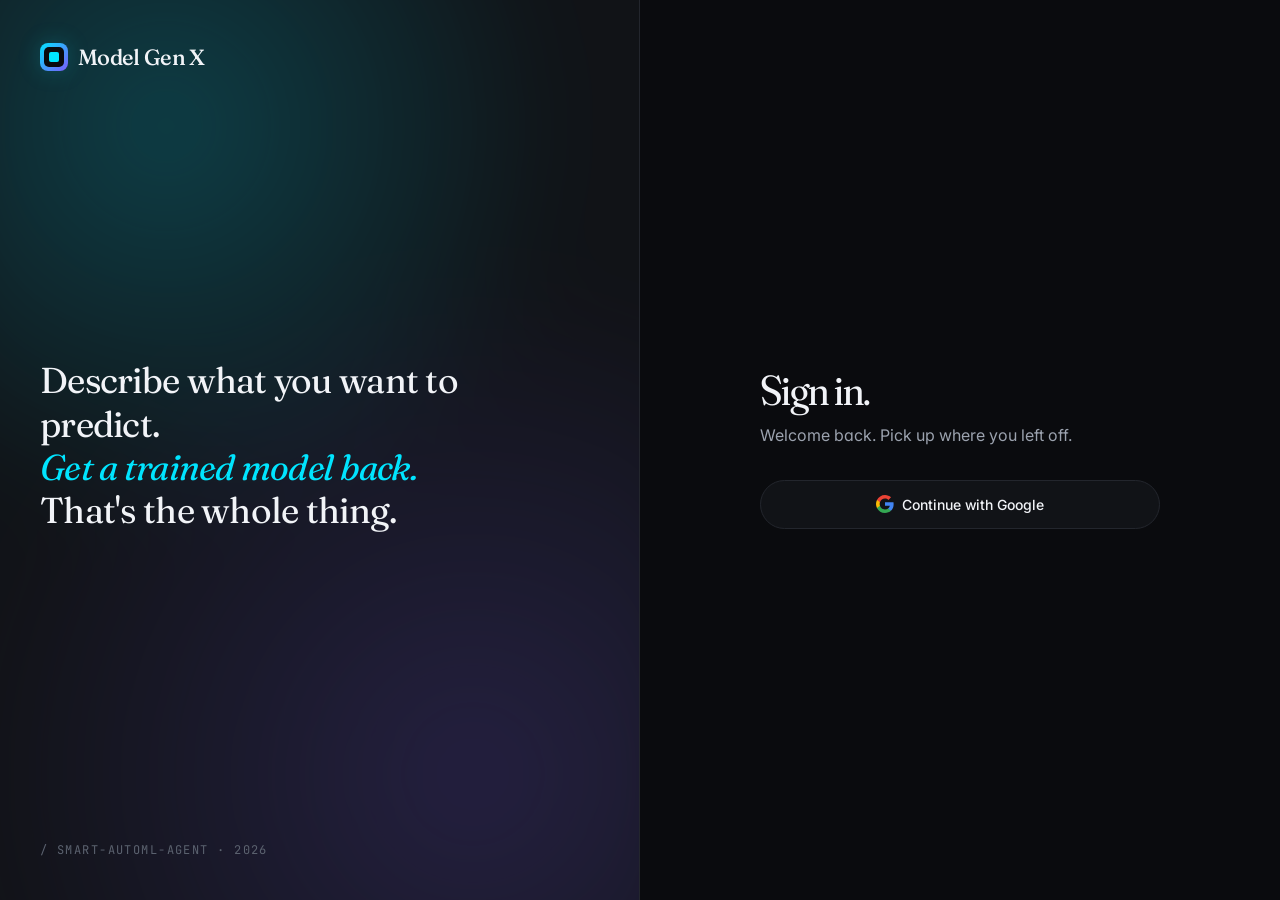
<file: smart-automl-agent/frontend/pages/upload.html>
<!DOCTYPE html>
<html lang="en" data-theme="dark">

<head>
    <meta charset="UTF-8" />
    <meta name="viewport" content="width=device-width,initial-scale=1" />
    <meta name="api-base" content="https://modelgenx.site" />
    <title>Upload — Model Gen X</title>
    <link
        href="https://fonts.googleapis.com/css2?family=Fraunces:opsz,wght@9..144,300..700&family=Inter:wght@300..600&family=JetBrains+Mono:wght@400..600&family=Cairo:wght@300..700&display=swap"
        rel="stylesheet" />
    <link rel="stylesheet" href="../css/main.css" />
    <link rel="stylesheet" href="../css/app.css" />
    <style>
        .drop-zone {
            border: 2px dashed var(--line);
            border-radius: 18px;
            padding: 64px 32px;
            text-align: center;
            transition: all 0.2s;
            cursor: pointer;
            background: var(--bg-elev);
            position: relative;
        }

        .drop-zone:hover,
        .drop-zone.dragover {
            border-color: var(--accent);
            background: var(--accent-soft);
        }

        .drop-zone.dragover {
            transform: scale(1.02);
        }

        .drop-icon {
            font-family: 'Fraunces', serif;
            font-size: 56px;
            color: var(--accent);
            margin-bottom: 12px;
            line-height: 1;
        }

        .drop-title {
            font-family: 'Fraunces', serif;
            font-size: 28px;
            letter-spacing: -0.02em;
            margin-bottom: 8px;
        }

        .drop-sub {
            color: var(--text-dim);
            margin-bottom: 20px;
            font-size: 14px;
        }

        .drop-types {
            font-family: 'JetBrains Mono', monospace;
            font-size: 11px;
            color: var(--text-faint);
            letter-spacing: 0.08em;
            margin-top: 18px;
        }

        .progress {
            height: 4px;
            background: var(--bg-elev-2);
            border-radius: 4px;
            overflow: hidden;
            margin-top: 16px;
        }

        .progress-bar {
            height: 100%;
            background: var(--accent);
            box-shadow: 0 0 10px var(--accent-glow);
            transition: width 0.3s;
        }

        .preview-cols {
            display: grid;
            grid-template-columns: repeat(auto-fill, minmax(200px, 1fr));
            gap: 12px;
        }

        .preview-col {
            background: var(--bg-elev-2);
            border: 1px solid var(--line);
            border-radius: 10px;
            padding: 12px 14px;
        }

        .preview-col-name {
            font-family: 'JetBrains Mono', monospace;
            font-size: 13px;
            color: var(--text);
            margin-bottom: 4px;
            word-break: break-all;
        }

        .preview-col-meta {
            font-size: 11px;
            color: var(--text-faint);
            font-family: 'JetBrains Mono', monospace;
        }

        /* Dataset type toggle */
        .type-toggle {
            display: flex;
            gap: 8px;
            margin-bottom: 20px;
        }

        .type-btn {
            flex: 1;
            padding: 10px 16px;
            border-radius: 10px;
            border: 1px solid var(--line);
            background: var(--bg-elev-2);
            color: var(--text-dim);
            cursor: pointer;
            font-size: 13px;
            font-family: 'Inter', sans-serif;
            transition: all 0.2s;
            display: flex;
            align-items: center;
            justify-content: center;
            gap: 8px;
        }

        .type-btn.active {
            border-color: var(--accent);
            background: var(--accent-soft);
            color: var(--accent);
            font-weight: 600;
        }

        /* Image dataset info banner */
        .image-info-banner {
            margin-top: 16px;
            padding: 14px 18px;
            background: rgba(0, 229, 255, 0.06);
            border: 1px solid rgba(0, 229, 255, 0.2);
            border-radius: 12px;
            font-size: 13px;
            color: var(--text-dim);
            line-height: 1.7;
        }

        .image-info-banner strong {
            color: var(--accent);
        }

        .image-preview-grid {
            display: grid;
            grid-template-columns: repeat(auto-fill, minmax(80px, 1fr));
            gap: 8px;
            margin-top: 12px;
        }

        .image-thumb {
            width: 100%;
            aspect-ratio: 1;
            object-fit: cover;
            border-radius: 8px;
            border: 1px solid var(--line);
        }

        .image-class-card {
            background: var(--bg-elev-2);
            border: 1px solid var(--line);
            border-radius: 10px;
            padding: 12px 14px;
            display: flex;
            align-items: center;
            gap: 10px;
        }

        .image-class-icon {
            font-size: 22px;
            flex-shrink: 0;
        }

        .image-class-name {
            font-family: 'JetBrains Mono', monospace;
            font-size: 13px;
            color: var(--text);
            font-weight: 600;
        }

        .image-class-count {
            font-size: 11px;
            color: var(--text-faint);
            font-family: 'JetBrains Mono', monospace;
            margin-top: 2px;
        }
    </style>
</head>

<body>
    <div class="app-shell">
        <aside class="sidebar"></aside>

        <main class="main">
            <div class="page-head">
                <div>
                    <div class="page-eyebrow">/ data ingest</div>
                    <h1 class="page-title">Upload a dataset.</h1>
                    <p class="page-sub" id="pageSubtitle">CSV, Excel, Parquet, or Image ZIP — up to 200 MB on the free plan.</p>
                </div>
            </div>

            <!-- Project selector -->
            <div class="card" style="margin-bottom:24px;">
                <div class="row" style="gap:16px;align-items:flex-end;">
                    <div class="field" style="flex:1;min-width:240px;">
                        <label>Project</label>
                        <select id="projectSel"></select>
                    </div>
                    <button class="btn btn-ghost" id="newProjectBtn">+ New project</button>
                </div>
            </div>

            <!-- My Datasets -->
            <div class="card" style="margin-bottom:24px;">
                <div style="display:flex;align-items:center;justify-content:space-between;margin-bottom:16px;">
                    <div>
                        <div class="page-eyebrow" style="margin-bottom:4px;">My Datasets</div>
                        <div style="font-size:13px;color:var(--text-dim);">All datasets in this project</div>
                    </div>
                    <button onclick="loadMyDatasets()"
                        style="background:none;border:1px solid var(--line);border-radius:8px;padding:6px 12px;color:var(--text-dim);cursor:pointer;font-size:12px;">↻
                        Refresh</button>
                </div>
                <div id="myDatasetsList">
                    <div style="text-align:center;padding:20px;color:var(--text-faint);font-size:13px;">Loading...</div>
                </div>
            </div>

            <!-- Google Drive Datasets -->
            <div class="card" style="margin-bottom:24px;">
                <div style="display:flex;align-items:center;justify-content:space-between;margin-bottom:16px;">
                    <div>
                        <div class="page-eyebrow" style="margin-bottom:4px;">Google Drive Sync</div>
                        <div style="font-size:13px;color:var(--text-dim);">Your trained models and datasets sync
                            automatically to Drive</div>
                    </div>
                </div>
                <div
                    style="padding:16px;background:var(--bg-elev-2);border-radius:12px;font-size:13px;color:var(--text-dim);display:flex;align-items:center;gap:12px;">
                    <span style="font-size:24px;">🔄</span>
                    <div>Drive sync happens automatically after each upload and training.<br />
                        <span style="font-size:12px;color:var(--text-faint);">Files are saved to <strong
                                style="color:var(--text);">Model Gen X/datasets/</strong> in your Google Drive.</span>
                    </div>
                </div>
            </div>

            <!-- Dataset Type Toggle -->
            <div class="card" style="margin-bottom:24px;">
                <div style="font-size:13px;color:var(--text-dim);margin-bottom:12px;">نوع الداتاست:</div>
                <div class="type-toggle">
                    <button class="type-btn active" id="typeTabular" onclick="switchType('tabular')">
                        📊 Tabular (CSV / Excel)
                    </button>
                    <button class="type-btn" id="typeImage" onclick="switchType('image')">
                        🖼️ Image Dataset (ZIP)
                    </button>
                </div>

                <!-- Image format instructions -->
                <div id="imageInstructions" style="display:none;">
                    <div class="image-info-banner">
                        <strong>📦 الفورمات المطلوب لـ ZIP:</strong><br />
                        اضغط الصور في ZIP بحيث كل فئة (class) في فولدر منفصل:<br /><br />
                        <span style="font-family:'JetBrains Mono',monospace;font-size:12px;color:var(--text);">
                            my_dataset.zip<br />
                            ├── cats/<br />
                            │&nbsp;&nbsp;&nbsp;├── img001.jpg<br />
                            │&nbsp;&nbsp;&nbsp;└── img002.png<br />
                            └── dogs/<br />
                            &nbsp;&nbsp;&nbsp;&nbsp;├── img001.jpg<br />
                            &nbsp;&nbsp;&nbsp;&nbsp;└── img002.png
                        </span><br /><br />
                        الصيغ المدعومة: <strong>.jpg · .jpeg · .png · .webp · .bmp · .gif</strong>
                    </div>
                </div>
            </div>

            <!-- Drop zone -->
            <div class="drop-zone" id="dropZone">
                <input type="file" id="fileInp" accept=".csv,.tsv,.xlsx,.xls,.parquet,.json" style="display:none;" />
                <div class="drop-icon" id="dropIcon">↑</div>
                <div class="drop-title" id="dropTitle">Drop your file here</div>
                <div class="drop-sub">or <a href="#" id="browseLink" style="color:var(--accent);">browse files</a></div>
                <div class="drop-types" id="dropTypes">.csv · .tsv · .xlsx · .xls · .parquet · .json</div>
                <div class="progress" id="progressWrap" style="display:none;">
                    <div class="progress-bar" id="progressBar" style="width:0%;"></div>
                </div>
            </div>

            <!-- Google Drive import -->
            <div class="card" style="margin-top:20px;">
                <div style="display:flex;align-items:center;gap:12px;margin-bottom:16px;">
                    <svg width="22" height="22" viewBox="0 0 87.3 78" xmlns="http://www.w3.org/2000/svg">
                        <path d="M6.6 66.85l3.85 6.65c.8 1.4 1.95 2.5 3.3 3.3L27.5 53H0c0 1.55.4 3.1 1.2 4.5z"
                            fill="#0066DA" />
                        <path d="M43.65 25L29.9 0c-1.35.8-2.5 1.9-3.3 3.3L1.2 48.5A9 9 0 0 0 0 53h27.5z"
                            fill="#00AC47" />
                        <path
                            d="M73.55 76.8c1.35-.8 2.5-1.9 3.3-3.3l1.6-2.75L86.1 57.5A9 9 0 0 0 87.3 53H59.8l5.85 11.2z"
                            fill="#EA4335" />
                        <path d="M43.65 25L57.4 0H29.9z" fill="#00832D" />
                        <path d="M59.8 53H87.3c0-1.55-.4-3.1-1.2-4.5L73.55 26.15l-13.75 26.8z" fill="#2684FC" />
                        <path d="M43.65 25L29.9 50 43.65 53l13.75-3z" fill="#FFBA00" />
                    </svg>
                    <div>
                        <div style="font-weight:500;font-size:15px;">Import from Google Drive</div>
                        <div style="font-size:12px;color:var(--text-dim);margin-top:2px;">Paste a public sharing link —
                            file must be shared as "Anyone with the link"</div>
                    </div>
                </div>
                <div style="display:flex;gap:12px;align-items:center;">
                    <input id="driveUrl" type="url"
                        placeholder="https://drive.google.com/file/d/... or spreadsheet link"
                        style="flex:1;background:var(--bg-elev-2);border:1px solid var(--line);border-radius:10px;padding:12px 14px;color:var(--text);font-size:14px;outline:none;"
                        onfocus="this.style.borderColor='var(--accent)'"
                        onblur="this.style.borderColor='var(--line)'" />
                    <button class="btn btn-accent" id="driveImportBtn" style="white-space:nowrap;height:46px;">
                        <span id="driveImportLabel">Import →</span>
                    </button>
                </div>
                <div id="driveStatus"
                    style="display:none;margin-top:12px;padding:10px 14px;border-radius:8px;font-size:13px;font-family:'JetBrains Mono',monospace;">
                </div>
            </div>

            <!-- Kaggle import -->
            <div class="card" style="margin-top:20px;">
                <div style="display:flex;align-items:center;gap:12px;margin-bottom:16px;">
                    <svg width="22" height="22" viewBox="0 0 32 32" xmlns="http://www.w3.org/2000/svg">
                        <circle cx="16" cy="16" r="16" fill="#20BEFF" />
                        <path d="M23.6 24.4l-6.3-7.7 6-6.1h-3.8l-5.9 6.2V7h-3v17h3v-5l1.7-1.7 4.8 6.7z" fill="#fff" />
                    </svg>
                    <div>
                        <div style="font-weight:500;font-size:15px;">Import from Kaggle</div>
                        <div style="font-size:12px;color:var(--text-dim);margin-top:2px;">
                            الصق الـ slug من صفحة الداتاست على Kaggle بالصيغة
                            <span
                                style="font-family:'JetBrains Mono',monospace;color:var(--accent);">owner/dataset-name</span>
                        </div>
                    </div>
                </div>

                <div style="display:flex;gap:12px;align-items:center;">
                    <div style="position:relative;flex:1;">
                        <span
                            style="position:absolute;left:14px;top:50%;transform:translateY(-50%);font-family:'JetBrains Mono',monospace;font-size:12px;color:var(--text-faint);pointer-events:none;">kaggle.com/datasets/</span>
                        <input id="kaggleSlug" type="text" placeholder="uciml/iris"
                            style="width:100%;background:var(--bg-elev-2);border:1px solid var(--line);border-radius:10px;padding:12px 14px 12px 192px;color:var(--text);font-size:14px;outline:none;font-family:'JetBrains Mono',monospace;"
                            onfocus="this.style.borderColor='var(--accent)'"
                            onblur="this.style.borderColor='var(--line)'" />
                    </div>
                    <button class="btn btn-accent" id="kaggleImportBtn" style="white-space:nowrap;height:46px;">
                        <span id="kaggleImportLabel">Import →</span>
                    </button>
                </div>

                <div id="kaggleStatus" style="display:none;margin-top:12px;"></div>

                <!-- Quick examples -->
                <div style="margin-top:14px;display:flex;gap:8px;flex-wrap:wrap;align-items:center;">
                    <span
                        style="font-size:11px;color:var(--text-faint);font-family:'JetBrains Mono',monospace;">أمثلة:</span>
                    <button class="tag" style="cursor:pointer;"
                        onclick="document.getElementById('kaggleSlug').value='uciml/iris'">uciml/iris</button>
                    <button class="tag" style="cursor:pointer;"
                        onclick="document.getElementById('kaggleSlug').value='blastchar/telco-customer-churn'">telco-churn</button>
                    <button class="tag" style="cursor:pointer;"
                        onclick="document.getElementById('kaggleSlug').value='mlg-ulb/creditcardfraud'">creditcard-fraud</button>
                    <button class="tag" style="cursor:pointer;"
                        onclick="document.getElementById('kaggleSlug').value='heptapod/uci-heart-disease'">heart-disease</button>
                    <!-- Image dataset examples -->
                    <span style="font-size:11px;color:var(--text-faint);font-family:'JetBrains Mono',monospace;margin-left:8px;">🖼️ صور:</span>
                    <button class="tag" style="cursor:pointer;"
                        onclick="document.getElementById('kaggleSlug').value='salader/dogs-vs-cats';switchType('image')">dogs-vs-cats</button>
                    <button class="tag" style="cursor:pointer;"
                        onclick="document.getElementById('kaggleSlug').value='puneet6060/intel-image-classification';switchType('image')">intel-images</button>
                </div>

                <div
                    style="margin-top:14px;padding:12px 14px;background:var(--bg-elev-2);border-radius:10px;border:1px solid var(--line-soft);">
                    <div
                        style="font-family:'JetBrains Mono',monospace;font-size:11px;color:var(--text-faint);margin-bottom:8px;">
                        كيف تلاقي الـ slug؟</div>
                    <div style="font-size:13px;color:var(--text-dim);line-height:1.7;">
                        1. افتح أي dataset على <a href="https://kaggle.com/datasets" target="_blank"
                            style="color:var(--accent);">kaggle.com/datasets</a><br />
                        2. الـ slug هو الجزء في الـ URL بعد <span
                            style="font-family:'JetBrains Mono',monospace;color:var(--text);">/datasets/</span><br />
                        مثال: <span
                            style="font-family:'JetBrains Mono',monospace;color:var(--accent);">nudratabbas/global-supply-chain-risk-and-logistics-2024-2026</span>
                    </div>
                </div>
            </div>

            <!-- Preview (Tabular) -->
            <div id="previewSection" style="display:none;margin-top:32px;">
                <div class="page-head" style="margin-bottom:20px;">
                    <div>
                        <div class="page-eyebrow">/ preview</div>
                        <h2 class="page-title" style="font-size:30px;" id="datasetName">—</h2>
                        <p class="page-sub mono" id="datasetMeta">—</p>
                    </div>
                    <div class="row">
                        <a class="btn btn-accent" id="trainCTA" href="#">Configure training →</a>
                    </div>
                </div>

                <div class="card" style="margin-bottom:24px;">
                    <p class="eyebrow" style="margin-bottom:12px;">Columns</p>
                    <div class="preview-cols" id="colsList"></div>
                </div>

                <div class="card" style="padding:0;overflow:auto;">
                    <p class="eyebrow" style="padding:16px 20px 0;">First rows</p>
                    <table class="table" id="headTable"></table>
                </div>
            </div>

            <!-- Preview (Image Dataset) -->
            <div id="imagePreviewSection" style="display:none;margin-top:32px;">
                <div class="page-head" style="margin-bottom:20px;">
                    <div>
                        <div class="page-eyebrow">/ image dataset preview</div>
                        <h2 class="page-title" style="font-size:30px;" id="imageDatasetName">—</h2>
                        <p class="page-sub mono" id="imageDatasetMeta">—</p>
                    </div>
                    <div class="row">
                        <a class="btn btn-accent" id="imageTrainCTA" href="#">Configure training →</a>
                    </div>
                </div>

                <div class="card" style="margin-bottom:24px;">
                    <p class="eyebrow" style="margin-bottom:12px;">Classes detected</p>
                    <div class="preview-cols" id="imageClassList"></div>
                </div>

                <div class="card" style="margin-bottom:24px;" id="imageSampleCard">
                    <p class="eyebrow" style="margin-bottom:12px;">Sample images</p>
                    <div class="image-preview-grid" id="imageSampleGrid"></div>
                </div>
            </div>

        </main>
    </div>

    <script src="../js/common.js?v=2"></script>
    <script src="../js/sidebar.js?v=2"></script>
    <script>
        (async function () {
            if (!auth.requireAuth()) return;
            renderSidebar('upload');
            await loadCurrentUser();

            const $ = id => document.getElementById(id);
            const dz = $('dropZone');
            const inp = $('fileInp');
            let currentProjectId = null;
            let currentDatasetId = null;
            let currentType = 'tabular'; // 'tabular' or 'image'

            // ── Type switcher ────────────────────────────────────────────────────
            window.switchType = function (type) {
                currentType = type;
                $('typeTabular').classList.toggle('active', type === 'tabular');
                $('typeImage').classList.toggle('active', type === 'image');
                $('imageInstructions').style.display = type === 'image' ? '' : 'none';

                if (type === 'tabular') {
                    inp.accept = '.csv,.tsv,.xlsx,.xls,.parquet,.json';
                    $('dropIcon').textContent = '↑';
                    $('dropTitle').textContent = 'Drop your file here';
                    $('dropTypes').textContent = '.csv · .tsv · .xlsx · .xls · .parquet · .json';
                } else {
                    inp.accept = '.zip';
                    $('dropIcon').textContent = '🖼️';
                    $('dropTitle').textContent = 'Drop your image ZIP here';
                    $('dropTypes').textContent = '.zip (folders = classes: cats/, dogs/, etc.)';
                }
            };

            // Load projects
            async function refreshProjects(selectId = null) {
                try {
                    const projects = await api('/api/projects');
                    const sel = $('projectSel');
                    sel.innerHTML = projects.map(p =>
                        `<option value="${p.id}">${escapeHtml(p.name)}</option>`).join('');
                    if (selectId) sel.value = selectId;
                    if (projects.length) {
                        currentProjectId = parseInt(sel.value, 10);
                    } else {
                        sel.innerHTML = `<option value="">— create one first —</option>`;
                    }
                    sel.onchange = () => { currentProjectId = parseInt(sel.value, 10) || null; loadMyDatasets(); };
                    return projects;
                } catch (e) { toast(e.message, 'error'); }
            }
            await refreshProjects();
            await loadMyDatasets();

            async function loadMyDatasets() {
                if (!currentProjectId) return;
                const list = $('myDatasetsList');
                try {
                    const datasets = await api(`/api/datasets/project/${currentProjectId}`);
                    if (!datasets.length) {
                        list.innerHTML = '<div style="text-align:center;padding:20px;color:var(--text-faint);font-size:13px;">No datasets yet — upload one below!</div>';
                        return;
                    }
                    list.innerHTML = datasets.map(ds => {
                        const isImg = ds.dataset_type === 'image';
                        return `
                        <div style="display:flex;align-items:center;justify-content:space-between;padding:12px 16px;background:var(--bg-elev-2);border:1px solid var(--line);border-radius:10px;margin-bottom:8px;">
                            <div style="display:flex;align-items:center;gap:12px;min-width:0;">
                                <span style="font-size:20px;flex-shrink:0;">${isImg ? '🖼️' : '📊'}</span>
                                <div style="min-width:0;">
                                    <div style="font-weight:600;font-size:14px;white-space:nowrap;overflow:hidden;text-overflow:ellipsis;">${escapeHtml(ds.filename)}</div>
                                    <div style="font-size:12px;color:var(--text-faint);">
                                        ${isImg
                                ? `${(ds.n_rows || 0).toLocaleString()} images · ${ds.n_cols || 0} classes`
                                : `${(ds.n_rows || 0).toLocaleString()} rows · ${ds.n_cols || 0} cols`
                            } · ${ds.size_mb ? ds.size_mb.toFixed(1) + 'MB' : ''}
                                    </div>
                                </div>
                            </div>
                            <div style="display:flex;gap:8px;flex-shrink:0;margin-left:12px;">
                                <button onclick="useDataset(${ds.id},'${escapeHtml(ds.filename)}')"
                                    style="background:var(--accent-soft);border:1px solid var(--accent);color:var(--accent);border-radius:8px;padding:6px 12px;cursor:pointer;font-size:12px;">
                                    Use
                                </button>
                                <button onclick="deleteDataset(${ds.id},'${escapeHtml(ds.filename)}')"
                                    style="background:none;border:1px solid #F85149;color:#F85149;border-radius:8px;padding:6px 12px;cursor:pointer;font-size:12px;transition:all .15s;"
                                    onmouseover="this.style.background='rgba(248,81,73,.1)'"
                                    onmouseout="this.style.background='none'">
                                    🗑 Delete
                                </button>
                            </div>
                        </div>
                    `}).join('');
                } catch (e) {
                    list.innerHTML = `<div style="color:#F85149;font-size:13px;padding:12px;">${e.message}</div>`;
                }
            }

            window.deleteDataset = async function (dsId, dsName) {
                if (!confirm(`Delete "${dsName}"?\n\nThis will remove it from your account and Google Drive.`)) return;
                try {
                    await api(`/api/datasets/${dsId}`, { method: 'DELETE' });
                    toast(`"${dsName}" deleted ✓`, 'success');
                    await loadMyDatasets();
                } catch (e) { toast(e.message, 'error'); }
            };

            window.useDataset = function (dsId, dsName) {
                currentDatasetId = dsId;
                toast(`Using "${dsName}" ✓`, 'success');
                window.location.href = `training.html?dataset=${dsId}&project=${currentProjectId}`;
            };

            // If no projects exist, prompt
            if (!currentProjectId) {
                const name = prompt('Name your first project:', 'My first project');
                if (name) {
                    try {
                        const p = await api('/api/projects', { method: 'POST', body: { name } });
                        await refreshProjects(p.id);
                    } catch (e) { toast(e.message, 'error'); }
                }
            }

            $('newProjectBtn').onclick = async () => {
                const name = prompt('Project name:');
                if (!name) return;
                try {
                    const p = await api('/api/projects', { method: 'POST', body: { name } });
                    await refreshProjects(p.id);
                    toast('Project created.', 'success');
                } catch (e) { toast(e.message, 'error'); }
            };

            // Drag-drop
            $('browseLink').onclick = (e) => { e.preventDefault(); inp.click(); };
            dz.addEventListener('click', () => inp.click());
            ['dragover'].forEach(ev => dz.addEventListener(ev, e => {
                e.preventDefault(); dz.classList.add('dragover');
            }));
            ['dragleave', 'drop'].forEach(ev => dz.addEventListener(ev, e => {
                e.preventDefault(); dz.classList.remove('dragover');
            }));
            dz.addEventListener('drop', (e) => {
                if (e.dataTransfer.files.length) uploadFile(e.dataTransfer.files[0]);
            });
            inp.addEventListener('change', () => {
                if (inp.files.length) uploadFile(inp.files[0]);
            });

            async function uploadFile(file) {
                if (!currentProjectId) {
                    toast('Pick or create a project first.', 'error');
                    return;
                }

                // Auto-detect ZIP → switch to image mode
                if (file.name.endsWith('.zip') && currentType === 'tabular') {
                    switchType('image');
                }

                $('progressWrap').style.display = '';
                $('progressBar').style.width = '20%';

                const fd = new FormData();
                fd.append('project_id', currentProjectId);
                fd.append('file', file);
                // Tell backend the dataset type
                fd.append('dataset_type', currentType);

                try {
                    $('progressBar').style.width = '55%';
                    const endpoint = currentType === 'image'
                        ? '/api/datasets/upload-images'
                        : '/api/datasets/upload';
                    const res = await api(endpoint, { method: 'POST', body: fd });
                    $('progressBar').style.width = '100%';
                    currentDatasetId = res.dataset_id;

                    if (currentType === 'image') {
                        renderImagePreview(file.name, res);
                    } else {
                        renderPreview(file.name, res);
                    }

                    toast('Dataset uploaded.', 'success');
                    await loadMyDatasets();
                } catch (e) {
                    toast(e.message, 'error');
                    $('progressWrap').style.display = 'none';
                }
            }

            // ── Tabular preview ──────────────────────────────────────────────────
            function renderPreview(filename, info) {
                if (info.drive_link) {
                    const existing = document.getElementById('driveSyncBanner');
                    if (existing) existing.remove();
                    const banner = document.createElement('div');
                    banner.id = 'driveSyncBanner';
                    banner.style.cssText = 'margin-top:16px;padding:14px 18px;background:rgba(0,229,255,0.08);border:1px solid rgba(0,229,255,0.3);border-radius:12px;display:flex;align-items:center;gap:12px;font-size:14px;';
                    banner.innerHTML = `
                        <span style="font-size:20px;">☁️</span>
                        <div style="flex:1;">
                            <strong style="color:var(--accent);">Saved to your Google Drive</strong>
                            <div style="font-size:12px;color:var(--text-dim);margin-top:2px;">Model Gen X → datasets</div>
                        </div>
                        <a href="${info.drive_link}" target="_blank"
                           style="padding:8px 16px;background:var(--accent);color:#06121A;border-radius:999px;font-size:13px;font-weight:600;white-space:nowrap;">
                            View on Drive ↗
                        </a>
                    `;
                    document.querySelector('.main').insertBefore(banner, document.getElementById('previewSection'));
                }

                $('imagePreviewSection').style.display = 'none';
                $('previewSection').style.display = '';
                $('datasetName').textContent = filename;
                $('datasetMeta').textContent = `${info.n_rows.toLocaleString()} rows · ${info.n_cols} columns`;
                $('trainCTA').href = `training.html?dataset=${currentDatasetId}&project=${currentProjectId}`;

                $('colsList').innerHTML = info.columns.map(c => `
                    <div class="preview-col">
                        <div class="preview-col-name">${escapeHtml(c.name)}</div>
                        <div class="preview-col-meta">${escapeHtml(c.dtype)} · ${c.n_missing} missing · ${c.n_unique} unique</div>
                    </div>
                `).join('');

                if (info.head && info.head.length) {
                    const cols = info.columns.map(c => c.name);
                    $('headTable').innerHTML = `
                        <thead><tr>${cols.map(c => `<th>${escapeHtml(c)}</th>`).join('')}</tr></thead>
                        <tbody>${info.head.map(row =>
                        `<tr>${cols.map(c =>
                            `<td class="mono" style="font-size:12px;">${escapeHtml(row[c] === null || row[c] === undefined ? '—' : String(row[c]))}</td>`
                        ).join('')}</tr>`
                    ).join('')}</tbody>`;
                }

                $('previewSection').scrollIntoView({ behavior: 'smooth' });
            }

            // ── Image dataset preview ────────────────────────────────────────────
            function renderImagePreview(filename, info) {
                $('previewSection').style.display = 'none';
                $('imagePreviewSection').style.display = '';

                $('imageDatasetName').textContent = filename;
                const totalImages = info.n_rows || (info.classes || []).reduce((s, c) => s + (c.count || 0), 0);
                const nClasses = info.n_cols || (info.classes || []).length;
                $('imageDatasetMeta').textContent = `${totalImages.toLocaleString()} images · ${nClasses} classes`;
                $('imageTrainCTA').href = `training.html?dataset=${currentDatasetId}&project=${currentProjectId}&type=image`;

                // Classes list
                const classes = info.classes || [];
                if (classes.length) {
                    $('imageClassList').innerHTML = classes.map(cls => `
                        <div class="image-class-card">
                            <div class="image-class-icon">🏷️</div>
                            <div>
                                <div class="image-class-name">${escapeHtml(cls.name)}</div>
                                <div class="image-class-count">${(cls.count || 0).toLocaleString()} images</div>
                            </div>
                        </div>
                    `).join('');
                } else {
                    // Fallback if backend doesn't return classes breakdown
                    $('imageClassList').innerHTML = `
                        <div class="image-class-card">
                            <div class="image-class-icon">📦</div>
                            <div>
                                <div class="image-class-name">Dataset uploaded</div>
                                <div class="image-class-count">${totalImages.toLocaleString()} images total</div>
                            </div>
                        </div>
                    `;
                }

                // Sample images (if backend returns base64 previews)
                const samples = info.samples || [];
                if (samples.length) {
                    $('imageSampleCard').style.display = '';
                    $('imageSampleGrid').innerHTML = samples.map(s => `
                        <img class="image-thumb"
                             src="${s.startsWith('data:') ? s : 'data:image/jpeg;base64,' + s}"
                             alt="sample" loading="lazy" />
                    `).join('');
                } else {
                    $('imageSampleCard').style.display = 'none';
                }

                $('imagePreviewSection').scrollIntoView({ behavior: 'smooth' });
            }

            // ── Kaggle import ────────────────────────────────────────────────────
            $('kaggleImportBtn').addEventListener('click', async () => {
                const slug = $('kaggleSlug').value.trim();
                if (!slug) { showKaggleStatus('أدخل الـ slug أولاً (مثال: uciml/iris)', 'error'); return; }
                if (!currentProjectId) { showKaggleStatus('اختر مشروع أولاً.', 'error'); return; }

                $('kaggleImportBtn').disabled = true;
                $('kaggleImportLabel').textContent = 'جاري التحميل…';
                showKaggleStatus(`⏳ جاري تحميل ${slug} من Kaggle…`, 'info');

                try {
                    const res = await api('/api/kaggle/import', {
                        method: 'POST',
                        body: { slug, project_id: currentProjectId, dataset_type: currentType },
                    });
                    currentDatasetId = res.dataset_id;

                    // Auto-detect from response
                    const isImage = res.dataset_type === 'image' || currentType === 'image';

                    if (isImage) {
                        showKaggleStatus(`✓ تم — ${(res.n_rows || 0).toLocaleString()} صورة × ${res.n_cols || 0} فئة`, 'success');
                        renderImagePreview(slug, res);
                    } else {
                        showKaggleStatus(`✓ تم — ${res.n_rows.toLocaleString()} صف × ${res.n_cols} عمود`, 'success');
                        renderPreview(slug, res);
                    }

                    toast('تم استيراد داتاست Kaggle بنجاح ✓', 'success');
                } catch (e) {
                    showKaggleStatus(`✖ ${e.message}`, 'error');
                } finally {
                    $('kaggleImportBtn').disabled = false;
                    $('kaggleImportLabel').textContent = 'Import →';
                }
            });

            $('kaggleSlug').addEventListener('keydown', e => {
                if (e.key === 'Enter') $('kaggleImportBtn').click();
            });

            function showKaggleStatus(msg, type) {
                const el = $('kaggleStatus');
                const styles = {
                    error: 'background:rgba(248,81,73,0.12);border:1px solid rgba(248,81,73,0.35);color:#F85149;',
                    success: 'background:rgba(63,185,80,0.12);border:1px solid rgba(63,185,80,0.35);color:#3FB950;',
                    info: 'background:rgba(0,229,255,0.08);border:1px solid rgba(0,229,255,0.25);color:var(--text-dim);',
                };
                el.style.cssText = `display:block;margin-top:12px;padding:10px 14px;border-radius:8px;font-size:13px;font-family:'JetBrains Mono',monospace;${styles[type] || styles.info}`;
                el.textContent = msg;
            }

            // ── Google Drive import ──────────────────────────────────────────────
            $('driveImportBtn').addEventListener('click', async () => {
                const url = $('driveUrl').value.trim();
                if (!url) { showDriveStatus('Paste a Google Drive link first.', 'error'); return; }
                if (!currentProjectId) { showDriveStatus('Pick or create a project first.', 'error'); return; }

                $('driveImportBtn').disabled = true;
                $('driveImportLabel').textContent = 'Downloading…';
                showDriveStatus('⏳ Connecting to Google Drive…', 'info');

                try {
                    const res = await api('/api/drive/import', {
                        method: 'POST',
                        body: { url, project_id: currentProjectId, dataset_type: currentType },
                    });
                    currentDatasetId = res.dataset_id;

                    const isImage = res.dataset_type === 'image' || currentType === 'image';
                    if (isImage) {
                        showDriveStatus(`✓ Imported — ${(res.n_rows || 0).toLocaleString()} images × ${res.n_cols || 0} classes`, 'success');
                        renderImagePreview('Google Drive file', res);
                    } else {
                        showDriveStatus(`✓ Imported — ${res.n_rows.toLocaleString()} rows × ${res.n_cols} cols`, 'success');
                        renderPreview('Google Drive file', res);
                    }

                    toast('Drive dataset imported.', 'success');
                } catch (e) {
                    showDriveStatus(`✖ ${e.message}`, 'error');
                    toast(e.message, 'error');
                } finally {
                    $('driveImportBtn').disabled = false;
                    $('driveImportLabel').textContent = 'Import →';
                }
            });

            function showDriveStatus(msg, type) {
                const el = $('driveStatus');
                el.style.display = '';
                const colors = {
                    error: ['rgba(248,81,73,0.12)', '1px solid rgba(248,81,73,0.35)', '#F85149'],
                    success: ['rgba(63,185,80,0.12)', '1px solid rgba(63,185,80,0.35)', '#3FB950'],
                    info: ['rgba(0,229,255,0.08)', '1px solid rgba(0,229,255,0.25)', 'var(--text-dim)'],
                };
                const [bg, border, color] = colors[type] || colors.info;
                el.style.cssText = `display:block;margin-top:12px;padding:10px 14px;border-radius:8px;font-size:13px;font-family:'JetBrains Mono',monospace;background:${bg};border:${border};color:${color};`;
                el.textContent = msg;
            }

            function escapeHtml(s) {
                return String(s).replace(/[&<>"']/g, c => ({ '&': '&amp;', '<': '&lt;', '>': '&gt;', '"': '&quot;', "'": '&#39;' }[c]));
            }
        })();
    </script>
</body>

</html>
</file>
<file: smart-automl-agent/frontend/css/main.css>
/* ============================================================
   Smart AutoML Agent — design system
   ----------------------------------------------------------------
   Aesthetic: dark editorial / technical
   Typeface : Fraunces (display serif) + JetBrains Mono (accents)
              + Inter (body — only one we keep generic, for legibility)
   Accent   : electric cyan (#00E5FF) — used sparingly
   ============================================================ */

/* --- Reset --- */
*, *::before, *::after { box-sizing: border-box; margin: 0; padding: 0; }
html { -webkit-text-size-adjust: 100%; }
body { line-height: 1.55; }
img, svg { display: block; max-width: 100%; }
button { cursor: pointer; font: inherit; color: inherit; background: none; border: none; }
a { color: inherit; text-decoration: none; }
input, textarea, select { font: inherit; color: inherit; }

/* --- Theme tokens --- */
:root[data-theme="dark"] {
    --bg            : #0A0B0E;
    --bg-elev       : #111317;
    --bg-elev-2     : #181B21;
    --line          : #23262D;
    --line-soft     : #1B1E24;
    --text          : #F2F4F8;
    --text-dim      : #9CA3AF;
    --text-faint    : #5C6370;
    --accent        : #00E5FF;
    --accent-soft   : rgba(0, 229, 255, 0.10);
    --accent-glow   : rgba(0, 229, 255, 0.35);
    --warn          : #FFB454;
    --good          : #4ADE80;
    --bad           : #F87171;
    --grad-edge     : linear-gradient(135deg, #00E5FF 0%, #7C5CFC 100%);
    --shadow        : 0 30px 80px -30px rgba(0, 0, 0, 0.6);
}
:root[data-theme="light"] {
    --bg            : #FAFAF7;
    --bg-elev       : #FFFFFF;
    --bg-elev-2     : #F4F4EE;
    --line          : #E5E5DD;
    --line-soft     : #ECECE5;
    --text          : #14161B;
    --text-dim      : #5B6068;
    --text-faint    : #8B9099;
    --accent        : #0066CC;
    --accent-soft   : rgba(0, 102, 204, 0.08);
    --accent-glow   : rgba(0, 102, 204, 0.25);
    --warn          : #B45309;
    --good          : #15803D;
    --bad           : #B91C1C;
    --grad-edge     : linear-gradient(135deg, #0066CC 0%, #5B21B6 100%);
    --shadow        : 0 30px 80px -30px rgba(0, 0, 0, 0.15);
}

/* default dark */
:root { color-scheme: dark; }

body {
    background: var(--bg);
    color: var(--text);
    font-family: 'Inter', -apple-system, system-ui, sans-serif;
    font-feature-settings: "ss01", "cv11";
    min-height: 100vh;
    overflow-x: hidden;
    transition: background 0.4s ease, color 0.4s ease;
}

/* The grain overlay — subtle texture across the page */
body::before {
    content: '';
    position: fixed;
    inset: 0;
    background-image: url("data:image/svg+xml;utf8,<svg xmlns='http://www.w3.org/2000/svg' width='200' height='200'><filter id='n'><feTurbulence baseFrequency='0.9' numOctaves='2' seed='5'/><feColorMatrix values='0 0 0 0 0  0 0 0 0 0  0 0 0 0 0  0 0 0 0.6 0'/></filter><rect width='200' height='200' filter='url(%23n)' opacity='0.6'/></svg>");
    opacity: 0.04;
    pointer-events: none;
    z-index: 9999;
    mix-blend-mode: overlay;
}

/* --- Typography --- */
.display, h1.display, h2.display {
    font-family: 'Fraunces', 'Times New Roman', serif;
    font-variation-settings: "SOFT" 50, "WONK" 0, "opsz" 144;
    font-weight: 400;
    letter-spacing: -0.02em;
    line-height: 0.95;
}
.mono, .badge, kbd, code, pre {
    font-family: 'JetBrains Mono', ui-monospace, 'Cascadia Code', monospace;
    font-feature-settings: "ss02", "cv01";
}
.eyebrow {
    font-family: 'JetBrains Mono', monospace;
    font-size: 11px;
    letter-spacing: 0.18em;
    text-transform: uppercase;
    color: var(--text-dim);
}

/* --- Buttons --- */
.btn {
    display: inline-flex;
    align-items: center;
    gap: 8px;
    padding: 11px 20px;
    border-radius: 999px;
    font-size: 14px;
    font-weight: 500;
    letter-spacing: -0.005em;
    transition: transform 0.18s cubic-bezier(.34,1.6,.7,1), background 0.2s, color 0.2s, box-shadow 0.2s;
    border: 1px solid transparent;
    white-space: nowrap;
}
.btn:hover { transform: translateY(-1px); }
.btn:active { transform: translateY(0); }

.btn-primary {
    background: var(--text);
    color: var(--bg);
}
.btn-primary:hover { box-shadow: 0 10px 30px -10px var(--accent-glow); }

.btn-accent {
    background: var(--accent);
    color: #06121A;
    box-shadow: 0 0 0 1px var(--accent), 0 0 30px -4px var(--accent-glow);
}
.btn-accent:hover { box-shadow: 0 0 0 1px var(--accent), 0 0 50px -2px var(--accent-glow); }

.btn-ghost {
    background: transparent;
    color: var(--text);
    border-color: var(--line);
}
.btn-ghost:hover { background: var(--bg-elev); border-color: var(--text-dim); }

.btn-icon {
    width: 38px; height: 38px;
    padding: 0;
    border-radius: 50%;
    border: 1px solid var(--line);
    display: inline-flex;
    align-items: center;
    justify-content: center;
    color: var(--text-dim);
}
.btn-icon:hover { color: var(--text); border-color: var(--text-dim); }

/* --- Cards --- */
.card {
    background: var(--bg-elev);
    border: 1px solid var(--line);
    border-radius: 18px;
    padding: 24px;
    transition: border-color 0.2s, transform 0.2s;
}
.card:hover { border-color: var(--text-dim); }

/* --- Form controls --- */
.field {
    display: flex;
    flex-direction: column;
    gap: 6px;
}
.field label {
    font-family: 'JetBrains Mono', monospace;
    font-size: 11px;
    letter-spacing: 0.12em;
    text-transform: uppercase;
    color: var(--text-dim);
}
.field input, .field select, .field textarea {
    background: var(--bg-elev);
    border: 1px solid var(--line);
    border-radius: 10px;
    padding: 12px 14px;
    color: var(--text);
    outline: none;
    transition: border-color 0.15s, box-shadow 0.15s;
}
.field input:focus, .field select:focus, .field textarea:focus {
    border-color: var(--accent);
    box-shadow: 0 0 0 3px var(--accent-soft);
}

/* --- Tag / badge --- */
.tag {
    display: inline-flex;
    align-items: center;
    gap: 6px;
    padding: 4px 10px;
    border-radius: 999px;
    font-family: 'JetBrains Mono', monospace;
    font-size: 11px;
    letter-spacing: 0.05em;
    background: var(--bg-elev-2);
    border: 1px solid var(--line);
    color: var(--text-dim);
}
.tag.tag-accent {
    background: var(--accent-soft);
    border-color: rgba(0, 229, 255, 0.35);
    color: var(--accent);
}
.tag-dot {
    width: 6px; height: 6px;
    border-radius: 50%;
    background: var(--accent);
    box-shadow: 0 0 8px var(--accent-glow);
}

/* --- Layout helpers --- */
.container { max-width: 1280px; margin: 0 auto; padding: 0 32px; }
.container-narrow { max-width: 940px; margin: 0 auto; padding: 0 32px; }
.row { display: flex; gap: 24px; flex-wrap: wrap; align-items: center; }
.stack { display: flex; flex-direction: column; gap: 24px; }
.grid-2 { display: grid; grid-template-columns: repeat(2, 1fr); gap: 24px; }
.grid-3 { display: grid; grid-template-columns: repeat(3, 1fr); gap: 24px; }
.grid-4 { display: grid; grid-template-columns: repeat(4, 1fr); gap: 20px; }

@media (max-width: 900px) {
    .grid-2, .grid-3, .grid-4 { grid-template-columns: 1fr; }
}

/* --- Top nav --- */
.topbar {
    position: sticky;
    top: 0;
    z-index: 50;
    backdrop-filter: blur(20px) saturate(180%);
    -webkit-backdrop-filter: blur(20px) saturate(180%);
    background: color-mix(in srgb, var(--bg) 75%, transparent);
    border-bottom: 1px solid var(--line-soft);
}
.topbar-inner {
    display: flex;
    align-items: center;
    justify-content: space-between;
    height: 64px;
}
.brand {
    display: inline-flex;
    align-items: center;
    gap: 10px;
    font-family: 'Fraunces', serif;
    font-size: 22px;
    letter-spacing: -0.03em;
    font-weight: 500;
}
.brand-mark {
    width: 28px; height: 28px;
    border-radius: 8px;
    background: var(--grad-edge);
    position: relative;
    box-shadow: 0 0 24px -4px var(--accent-glow);
}
.brand-mark::after {
    content: '';
    position: absolute;
    inset: 4px;
    border-radius: 5px;
    background: var(--bg);
}
.brand-mark::before {
    content: '';
    position: absolute;
    inset: 9px;
    border-radius: 2px;
    background: var(--accent);
    z-index: 1;
}
.brand strong { font-weight: 500; }
.brand small {
    font-family: 'JetBrains Mono', monospace;
    font-size: 10px;
    letter-spacing: 0.18em;
    text-transform: uppercase;
    color: var(--text-faint);
    margin-left: 10px;
    border-left: 1px solid var(--line);
    padding-left: 10px;
}
.nav-links {
    display: flex;
    gap: 28px;
    align-items: center;
}
.nav-links a {
    font-size: 14px;
    color: var(--text-dim);
    transition: color 0.15s;
}
.nav-links a:hover, .nav-links a.active { color: var(--text); }

/* --- Animated dotted bg --- */
.dot-bg {
    background-image: radial-gradient(circle, var(--line) 1px, transparent 1px);
    background-size: 28px 28px;
}

/* --- Scrollbar --- */
::-webkit-scrollbar { width: 10px; height: 10px; }
::-webkit-scrollbar-track { background: transparent; }
::-webkit-scrollbar-thumb { background: var(--line); border-radius: 8px; }
::-webkit-scrollbar-thumb:hover { background: var(--text-faint); }

/* --- Toasts --- */
.toast-host {
    position: fixed;
    bottom: 24px;
    right: 24px;
    z-index: 9000;
    display: flex;
    flex-direction: column;
    gap: 10px;
}
.toast {
    background: var(--bg-elev-2);
    border: 1px solid var(--line);
    border-left: 3px solid var(--accent);
    color: var(--text);
    padding: 12px 16px;
    border-radius: 10px;
    min-width: 240px;
    box-shadow: var(--shadow);
    font-size: 14px;
    animation: toast-in 0.3s ease;
}
.toast.error { border-left-color: var(--bad); }
.toast.success { border-left-color: var(--good); }
@keyframes toast-in {
    from { opacity: 0; transform: translateX(20px); }
    to { opacity: 1; transform: translateX(0); }
}

/* --- Loader --- */
.spinner {
    width: 18px; height: 18px;
    border: 2px solid var(--line);
    border-top-color: var(--accent);
    border-radius: 50%;
    animation: spin 0.8s linear infinite;
}
@keyframes spin { to { transform: rotate(360deg); } }

/* --- Skeleton --- */
.skeleton {
    background: linear-gradient(90deg, var(--bg-elev) 0%, var(--bg-elev-2) 50%, var(--bg-elev) 100%);
    background-size: 200% 100%;
    animation: shimmer 1.4s infinite;
    border-radius: 8px;
}
@keyframes shimmer { 0% { background-position: 200% 0; } 100% { background-position: -200% 0; } }

/* --- RTL --- */
[dir="rtl"] body { font-family: 'Inter', 'Cairo', 'Tajawal', sans-serif; }
[dir="rtl"] .display { font-family: 'Cairo', 'Tajawal', serif; }
[dir="rtl"] .toast-host { right: auto; left: 24px; }
[dir="rtl"] .brand small { border-left: none; border-right: 1px solid var(--line); padding-left: 0; padding-right: 10px; margin-left: 0; margin-right: 10px; }

/* ============================================================
   TOPBAR — Mobile Responsive
   ============================================================ */
@media (max-width: 640px) {
    .topbar-inner {
        height: 56px;
        padding: 0 16px;
        flex-wrap: nowrap;
        gap: 8px;
    }

    /* Hide nav links on mobile */
    .nav-links { display: none; }

    /* Brand compact */
    .brand { font-size: 18px; gap: 8px; }
    .brand small { display: none; }

    /* CTA buttons compact */
    .topbar-inner .row { gap: 8px; }
    .topbar-inner .btn { padding: 8px 14px; font-size: 13px; }
    .topbar-inner .btn-primary { padding: 8px 16px; font-size: 13px; }

    /* Hide "Get started" text, show arrow only on very small */
}

@media (max-width: 400px) {
    .brand strong { font-size: 15px; }
    .topbar-inner .btn-ghost { display: none; }
    .topbar-inner .btn-primary span[aria-hidden] { display: none; }
}

/* Hero responsive */
@media (max-width: 640px) {
    .hero { padding: 48px 0 80px; }
    .hero-sub { font-size: 16px; padding: 0 8px; }
    .hero-cta { flex-direction: column; padding: 0 24px; }
    .hero-cta .btn { width: 100%; justify-content: center; }
    .hero-terminal { margin: 0 16px; }
    .float-tag { display: none; }
    .stat-row { grid-template-columns: repeat(2,1fr); gap: 16px; }
    .features-grid { grid-template-columns: 1fr; }
    .workflow-list { padding: 0 8px; }
    .demo-inner { flex-direction: column; }
    .testimonials { flex-direction: column; }
    .footer-inner { flex-direction: column; gap: 32px; }
    .footer-nav { grid-template-columns: repeat(2,1fr); }
}

@media (max-width: 640px) {
    .container, .container-narrow {
        padding: 0 16px;
    }
    /* Fix hero visibility */
    .hero { overflow: visible; }
    .hero-line span { animation: none !important; opacity: 1 !important; transform: none !important; }
    /* Stats fix */
    .stats { padding: 0 16px; }
    .stat-row { grid-template-columns: 1fr 1fr; gap: 12px; padding: 32px 0; }
    .stat-num { font-size: 40px !important; }
}
</file>
<file: smart-automl-agent/frontend/css/landing.css>
/* ============================================================
   Landing page — bespoke styling
   ============================================================ */

/* ---------- HERO ---------- */
.hero {
    position: relative;
    padding: 80px 0 120px;
    overflow: hidden;
}

.hero-grid {
    position: absolute;
    inset: 0;
    background-image:
        linear-gradient(var(--line-soft) 1px, transparent 1px),
        linear-gradient(90deg, var(--line-soft) 1px, transparent 1px);
    background-size: 80px 80px;
    mask-image: radial-gradient(ellipse 80% 60% at 50% 30%, black 0%, transparent 80%);
    -webkit-mask-image: radial-gradient(ellipse 80% 60% at 50% 30%, black 0%, transparent 80%);
    opacity: 0.5;
    pointer-events: none;
}

.hero-inner {
    position: relative;
    text-align: center;
}

.hero-eyebrow {
    display: inline-block;
    margin-bottom: 32px;
    color: var(--accent);
    animation: fade-up 0.7s 0.1s both;
}

.hero-title {
    font-size: clamp(56px, 9vw, 144px);
    margin-bottom: 28px;
}
.hero-line {
    display: block;
    overflow: hidden;
}
.hero-line span {
    display: inline-block;
    animation: line-rise 0.9s cubic-bezier(.2,.8,.2,1) both;
}
.line-1 span { animation-delay: 0.15s; }
.line-2 span { animation-delay: 0.3s; font-style: italic; color: var(--text-dim); }
.line-3 span { animation-delay: 0.45s; }

.hero-blink {
    color: var(--accent);
    font-style: normal;
    animation: blink 1.1s steps(2) infinite;
    margin-left: 4px;
    font-weight: 300;
}
@keyframes blink { 50% { opacity: 0; } }

.hero-sub {
    font-size: 19px;
    color: var(--text-dim);
    max-width: 640px;
    margin: 0 auto 40px;
    line-height: 1.6;
    animation: fade-up 0.8s 0.6s both;
}

.hero-cta {
    display: flex;
    gap: 14px;
    justify-content: center;
    margin-bottom: 80px;
    animation: fade-up 0.8s 0.75s both;
}

/* terminal card */
.hero-terminal {
    max-width: 720px;
    margin: 0 auto;
    background: var(--bg-elev);
    border: 1px solid var(--line);
    border-radius: 14px;
    overflow: hidden;
    text-align: left;
    box-shadow: var(--shadow), 0 0 80px -20px var(--accent-glow);
    animation: fade-up 0.9s 0.9s both;
    position: relative;
}

.term-bar {
    display: flex;
    align-items: center;
    gap: 8px;
    padding: 12px 16px;
    background: var(--bg-elev-2);
    border-bottom: 1px solid var(--line);
}
.term-dot {
    width: 11px; height: 11px;
    border-radius: 50%;
    background: var(--line);
}
.term-dot.d-r { background: #FF5F57; }
.term-dot.d-y { background: #FEBC2E; }
.term-dot.d-g { background: #28C840; }
.term-label {
    margin-left: 10px;
    font-size: 12px;
    color: var(--text-faint);
}
[dir="rtl"] .term-label { margin-left: 0; margin-right: 10px; }

.term-body {
    padding: 24px;
    font-family: 'JetBrains Mono', monospace;
    font-size: 14px;
    line-height: 1.7;
    min-height: 220px;
}

.term-line {
    display: flex;
    align-items: baseline;
    gap: 10px;
    color: var(--text);
}
.term-prompt {
    color: var(--accent);
    font-weight: 500;
}
.term-prompt::after { content: ' ›'; }
.term-cursor {
    color: var(--accent);
    animation: blink 1s steps(2) infinite;
}
.term-typed { color: var(--text); }

.term-reply {
    margin-top: 16px;
    color: var(--text-dim);
    white-space: pre-wrap;
    min-height: 24px;
}

.term-metrics {
    margin-top: 20px;
    display: grid;
    grid-template-columns: repeat(4, 1fr);
    gap: 12px;
    padding-top: 16px;
    border-top: 1px solid var(--line);
    animation: fade-up 0.6s both;
}
.term-metric {
    display: flex;
    flex-direction: column;
    gap: 4px;
}
.m-label {
    font-size: 10px;
    color: var(--text-faint);
    text-transform: uppercase;
    letter-spacing: 0.1em;
}
.m-value {
    color: var(--accent);
    font-size: 18px;
    font-weight: 500;
}

/* floating tags */
.float-tag {
    position: absolute;
    padding: 6px 12px;
    border-radius: 999px;
    border: 1px solid var(--line);
    background: var(--bg-elev);
    font-size: 11px;
    color: var(--text-dim);
    box-shadow: var(--shadow);
}
.float-tag.t-a { top: 35%; left: 4%; animation: float 6s ease-in-out infinite; }
.float-tag.t-b { top: 45%; right: 6%; animation: float 7s ease-in-out infinite 1s; }
.float-tag.t-c { top: 70%; left: 8%; animation: float 8s ease-in-out infinite 0.5s; }

@media (max-width: 900px) {
    .float-tag { display: none; }
}

@keyframes float {
    0%, 100% { transform: translateY(0); }
    50% { transform: translateY(-14px); }
}

@keyframes line-rise {
    from { transform: translateY(100%); opacity: 0; }
    to { transform: translateY(0); opacity: 1; }
}
@keyframes fade-up {
    from { opacity: 0; transform: translateY(20px); }
    to { opacity: 1; transform: translateY(0); }
}

/* ---------- MARQUEE ---------- */
.marquee-wrap {
    padding: 24px 0;
    border-top: 1px solid var(--line-soft);
    border-bottom: 1px solid var(--line-soft);
    background: var(--bg-elev);
    overflow: hidden;
}
.marquee {
    overflow: hidden;
    mask-image: linear-gradient(90deg, transparent, black 10%, black 90%, transparent);
    -webkit-mask-image: linear-gradient(90deg, transparent, black 10%, black 90%, transparent);
}
.marquee-track {
    display: flex;
    gap: 28px;
    white-space: nowrap;
    animation: marquee 38s linear infinite;
    font-family: 'JetBrains Mono', monospace;
    font-size: 14px;
    color: var(--text-faint);
}
.marquee-track span { flex-shrink: 0; }
@keyframes marquee {
    to { transform: translateX(-50%); }
}

/* ---------- STATS ---------- */
.stats { padding: 96px 0; }
.stat-row {
    display: grid;
    grid-template-columns: repeat(4, 1fr);
    gap: 32px;
}
.stat {
    display: flex;
    flex-direction: column;
    gap: 8px;
    border-top: 1px solid var(--line);
    padding-top: 20px;
}
.stat-num {
    font-size: clamp(48px, 6vw, 72px);
    color: var(--text);
    letter-spacing: -0.04em;
}
.stat-num .prefix, .stat-num .suffix {
    color: var(--text-dim);
    font-size: 0.6em;
}
.stat-label {
    font-size: 11px;
    color: var(--text-faint);
    text-transform: uppercase;
    letter-spacing: 0.12em;
}

@media (max-width: 900px) {
    .stat-row { grid-template-columns: repeat(2, 1fr); }
}

/* ---------- SECTIONS ---------- */
.section { padding: 120px 0; position: relative; }

.section-head {
    margin-bottom: 64px;
    max-width: 720px;
}
.section-title {
    font-size: clamp(40px, 5vw, 72px);
    margin-top: 12px;
}
.section-title em {
    font-style: italic;
    color: var(--accent);
}

/* features */
.features-grid {
    display: grid;
    grid-template-columns: repeat(3, 1fr);
    gap: 0;
    border-top: 1px solid var(--line);
}
.feature {
    padding: 40px 28px;
    border-right: 1px solid var(--line);
    border-bottom: 1px solid var(--line);
    transition: background 0.3s;
    position: relative;
}
.feature:nth-child(3n) { border-right: none; }
.feature:hover {
    background: var(--bg-elev);
}
.feature:hover .feature-num { color: var(--accent); }

.feature-num {
    font-size: 12px;
    color: var(--text-faint);
    letter-spacing: 0.08em;
    margin-bottom: 60px;
    display: block;
    transition: color 0.3s;
}
.feature-title {
    font-size: 28px;
    margin-bottom: 12px;
    letter-spacing: -0.02em;
}
.feature p {
    color: var(--text-dim);
    font-size: 15px;
    line-height: 1.6;
}

@media (max-width: 900px) {
    .features-grid { grid-template-columns: 1fr; }
    .feature, .feature:nth-child(3n) { border-right: none; }
}

/* workflow */
.workflow {
    background: var(--bg-elev);
    border-top: 1px solid var(--line-soft);
    border-bottom: 1px solid var(--line-soft);
}
.workflow-list {
    list-style: none;
    counter-reset: step;
    position: relative;
}
.workflow-step {
    position: relative;
    padding: 48px 0 48px 80px;
    border-top: 1px solid var(--line);
}
.workflow-step:last-child { border-bottom: 1px solid var(--line); }
[dir="rtl"] .workflow-step { padding: 48px 80px 48px 0; }

.step-rail {
    position: absolute;
    left: 30px;
    top: 0;
    bottom: -1px;
    width: 1px;
    background: var(--line);
}
.workflow-step:last-child .step-rail { display: none; }
[dir="rtl"] .step-rail { left: auto; right: 30px; }

.workflow-step::before {
    content: '';
    position: absolute;
    left: 24px;
    top: 60px;
    width: 13px;
    height: 13px;
    border-radius: 50%;
    background: var(--bg-elev);
    border: 2px solid var(--accent);
    box-shadow: 0 0 0 4px var(--bg-elev), 0 0 20px var(--accent-glow);
}
[dir="rtl"] .workflow-step::before { left: auto; right: 24px; }

.step-num {
    font-size: 11px;
    color: var(--accent);
    letter-spacing: 0.1em;
    margin-bottom: 8px;
    display: block;
}
.step-title {
    font-size: clamp(28px, 3.5vw, 42px);
    margin-bottom: 12px;
    letter-spacing: -0.02em;
}
.workflow-step p {
    color: var(--text-dim);
    font-size: 16px;
    max-width: 600px;
}

/* demo strip */
.demo-strip .demo-inner {
    display: grid;
    grid-template-columns: 1.1fr 1fr;
    gap: 80px;
    align-items: center;
}
@media (max-width: 900px) {
    .demo-strip .demo-inner { grid-template-columns: 1fr; gap: 40px; }
}
.demo-copy {
    color: var(--text-dim);
    margin: 24px 0 32px;
    font-size: 16px;
    line-height: 1.7;
    max-width: 520px;
}
.demo-chip {
    background: var(--bg-elev);
    border: 1px solid var(--line);
    border-radius: 16px;
    padding: 28px;
    font-family: 'JetBrains Mono', monospace;
    font-size: 13px;
    line-height: 1.8;
    color: var(--text);
    position: relative;
}
.demo-chip::before {
    content: '';
    position: absolute;
    inset: -1px;
    border-radius: 16px;
    background: var(--grad-edge);
    opacity: 0.4;
    z-index: -1;
    filter: blur(20px);
}
.chip-line { color: var(--text-dim); }
.chip-line strong { color: var(--accent); }
.c-dim { color: var(--text-faint); }
.chip-bar {
    height: 4px;
    background: var(--bg-elev-2);
    border-radius: 4px;
    margin: 12px 0;
    overflow: hidden;
}
.chip-fill {
    height: 100%;
    background: var(--accent);
    box-shadow: 0 0 10px var(--accent-glow);
    animation: fill-grow 2s ease-out;
}
@keyframes fill-grow { from { width: 0 !important; } }

/* testimonials */
.testimonials {
    display: grid;
    grid-template-columns: repeat(3, 1fr);
    gap: 24px;
}
@media (max-width: 900px) {
    .testimonials { grid-template-columns: 1fr; }
}
.testimonial {
    background: var(--bg-elev);
    border: 1px solid var(--line);
    border-radius: 16px;
    padding: 32px;
    position: relative;
}
.testimonial blockquote {
    font-family: 'Fraunces', serif;
    font-size: 20px;
    line-height: 1.5;
    color: var(--text);
    margin-bottom: 20px;
    letter-spacing: -0.01em;
}
.testimonial blockquote em { color: var(--accent); }
.testimonial figcaption {
    color: var(--text-faint);
    font-size: 12px;
}

/* faq */
.faq {
    display: flex;
    flex-direction: column;
    gap: 0;
    border-top: 1px solid var(--line);
}
.faq-item {
    border-bottom: 1px solid var(--line);
    padding: 24px 0;
}
.faq-item summary {
    list-style: none;
    cursor: pointer;
    display: flex;
    justify-content: space-between;
    align-items: center;
    font-family: 'Fraunces', serif;
    font-size: 22px;
    letter-spacing: -0.01em;
    color: var(--text);
}
.faq-item summary::-webkit-details-marker { display: none; }
.faq-item summary::after {
    content: '+';
    color: var(--accent);
    font-size: 24px;
    transition: transform 0.3s;
    font-weight: 300;
}
.faq-item[open] summary::after { transform: rotate(45deg); }
.faq-item p {
    color: var(--text-dim);
    margin-top: 14px;
    line-height: 1.6;
    max-width: 700px;
}

/* CTA card */
.cta-card {
    background: var(--bg-elev);
    border: 1px solid var(--line);
    border-radius: 24px;
    padding: 80px;
    text-align: center;
    position: relative;
    overflow: hidden;
}
.cta-card::before {
    content: '';
    position: absolute;
    inset: -50%;
    background: radial-gradient(circle at center, var(--accent-glow), transparent 60%);
    opacity: 0.2;
    pointer-events: none;
}
.cta-title {
    font-size: clamp(48px, 6vw, 96px);
    margin-bottom: 16px;
    position: relative;
}
.cta-sub {
    color: var(--text-dim);
    margin-bottom: 32px;
    font-size: 17px;
    position: relative;
}
.cta-card .btn { position: relative; }
@media (max-width: 900px) {
    .cta-card { padding: 48px 24px; }
}

/* footer */
.footer {
    border-top: 1px solid var(--line);
    padding: 64px 0 40px;
}
.footer-inner {
    display: grid;
    grid-template-columns: 1fr 2fr;
    gap: 48px;
}
.footer-tag {
    color: var(--text-faint);
    font-size: 13px;
    margin-top: 12px;
}
.footer-nav {
    display: grid;
    grid-template-columns: repeat(3, 1fr);
    gap: 32px;
}
.footer-nav .eyebrow {
    margin-bottom: 16px;
    display: block;
}
.footer-nav a {
    display: block;
    color: var(--text-dim);
    font-size: 14px;
    padding: 4px 0;
    transition: color 0.15s;
}
.footer-nav a:hover { color: var(--text); }
.footer-copy {
    grid-column: 1 / -1;
    color: var(--text-faint);
    font-size: 11px;
    text-align: center;
    margin-top: 48px;
    padding-top: 24px;
    border-top: 1px solid var(--line-soft);
    letter-spacing: 0.08em;
}
@media (max-width: 900px) {
    .footer-inner { grid-template-columns: 1fr; }
    .footer-nav { grid-template-columns: repeat(2, 1fr); }
}

/* ── Mobile fixes ─────────────────────────────────────────── */
@media (max-width: 640px) {
    .stat-row {
        grid-template-columns: repeat(2, 1fr);
        gap: 16px;
        padding: 0 4px;
    }
    .stat-num {
        font-size: 36px !important;
        letter-spacing: -0.03em;
    }
    .stat-label {
        font-size: 10px;
    }
    .section { padding: 60px 0; }
    .section-title { font-size: 32px !important; }
    .features-grid { grid-template-columns: 1fr !important; gap: 20px; }
    .workflow-step { padding-left: 20px; }
    .demo-inner { flex-direction: column; gap: 40px; }
    .testimonials { flex-direction: column; gap: 20px; }
    .cta-card { padding: 40px 24px; }
    .cta-title { font-size: 36px !important; }
    .footer-inner { flex-direction: column; gap: 32px; }
    .footer-nav { grid-template-columns: 1fr 1fr; gap: 24px; }
    .hero-terminal { display: none; }
}
@media (max-width: 640px) {
    .stats { padding: 40px 16px; overflow: visible; }
    .stat-row { grid-template-columns: 1fr 1fr; gap: 16px; overflow: visible; }
    .stat-num { font-size: 32px !important; }
    .hero { overflow: visible !important; }
    .hero-inner { overflow: visible !important; }
}

@media (max-width: 640px) {
    .hero-terminal { display: block !important; margin: 0 8px; font-size: 12px; }
    .term-body { padding: 16px; }
}
</file>
<file: smart-automl-agent/frontend/css/app.css>
/* ============================================================
   App pages — sidebar layout, dashboard, chat, etc.
   ============================================================ */

.app-shell {
    display: grid;
    grid-template-columns: 260px 1fr;
    min-height: 100vh;
}

/* ---------- Sidebar ---------- */
.sidebar {
    border-right: 1px solid var(--line);
    background: var(--bg-elev);
    padding: 20px 18px;
    display: flex;
    flex-direction: column;
    gap: 16px;
    position: sticky;
    top: 0;
    height: 100vh;
    overflow-y: auto;
}

[dir="rtl"] .sidebar {
    border-right: none;
    border-left: 1px solid var(--line);
}

.sidebar .brand {
    padding: 8px 10px;
}

.sidebar .brand small {
    display: none;
}

.side-section {
    display: flex;
    flex-direction: column;
    gap: 2px;
}

.side-heading {
    font-family: 'JetBrains Mono', monospace;
    font-size: 10px;
    letter-spacing: 0.14em;
    text-transform: uppercase;
    color: var(--text-faint);
    padding: 12px 10px 6px;
}

.side-link {
    display: flex;
    align-items: center;
    gap: 12px;
    padding: 10px 12px;
    border-radius: 10px;
    color: var(--text-dim);
    font-size: 14px;
    transition: all 0.15s;
}

.side-link:hover {
    background: var(--bg-elev-2);
    color: var(--text);
}

.side-link.active {
    background: var(--bg-elev-2);
    color: var(--text);
    border: 1px solid var(--line);
}

.side-link .side-ico {
    width: 16px;
    height: 16px;
    color: var(--text-faint);
    flex-shrink: 0;
}

.side-link.active .side-ico {
    color: var(--accent);
}

.side-footer {
    margin-top: auto;
    border-top: 1px solid var(--line);
    padding-top: 14px;
}

.user-chip {
    display: flex;
    align-items: center;
    gap: 10px;
    padding: 10px 12px;
    border-radius: 10px;
    background: var(--bg-elev-2);
    border: 1px solid var(--line);
}

.user-avatar {
    width: 32px;
    height: 32px;
    border-radius: 50%;
    background: var(--grad-edge);
    display: flex;
    align-items: center;
    justify-content: center;
    font-family: 'Fraunces', serif;
    font-size: 15px;
    font-weight: 500;
    color: white;
    flex-shrink: 0;
}

.user-avatar img {
    width: 100%;
    height: 100%;
    border-radius: 50%;
    object-fit: cover;
}

.user-info {
    flex: 1;
    min-width: 0;
}

.user-name {
    font-size: 13px;
    color: var(--text);
    white-space: nowrap;
    overflow: hidden;
    text-overflow: ellipsis;
}

.user-tokens {
    font-family: 'JetBrains Mono', monospace;
    font-size: 11px;
    color: var(--text-faint);
}

.user-tokens .accent {
    color: var(--accent);
}

/* ---------- Main area ---------- */
.main {
    padding: 28px 40px 60px;
    min-width: 0;
}

.page-head {
    display: flex;
    justify-content: space-between;
    align-items: flex-end;
    margin-bottom: 32px;
    gap: 24px;
    flex-wrap: wrap;
}

.page-title {
    font-family: 'Fraunces', serif;
    font-size: 40px;
    letter-spacing: -0.025em;
    line-height: 1;
}

.page-eyebrow {
    font-family: 'JetBrains Mono', monospace;
    font-size: 11px;
    letter-spacing: 0.14em;
    color: var(--text-faint);
    text-transform: uppercase;
    margin-bottom: 8px;
}

.page-sub {
    color: var(--text-dim);
    font-size: 15px;
    margin-top: 8px;
}

/* ---------- Stat tiles (dashboard) ---------- */
.tile-grid {
    display: grid;
    grid-template-columns: repeat(4, 1fr);
    gap: 16px;
}

.tile {
    background: var(--bg-elev);
    border: 1px solid var(--line);
    border-radius: 14px;
    padding: 20px;
    position: relative;
    overflow: hidden;
}

.tile .tile-label {
    font-family: 'JetBrains Mono', monospace;
    font-size: 11px;
    letter-spacing: 0.1em;
    color: var(--text-faint);
    text-transform: uppercase;
    margin-bottom: 12px;
}

.tile .tile-value {
    font-family: 'Fraunces', serif;
    font-size: 36px;
    letter-spacing: -0.03em;
    line-height: 1;
}

.tile .tile-value small {
    font-family: 'Inter', sans-serif;
    font-size: 13px;
    color: var(--text-dim);
    margin-left: 6px;
    font-weight: 400;
}

.tile .tile-spark {
    margin-top: 14px;
    height: 28px;
}

@media (max-width: 1100px) {
    .tile-grid {
        grid-template-columns: repeat(2, 1fr);
    }
}

/* ---------- Tables ---------- */
.table {
    width: 100%;
    border-collapse: collapse;
    font-size: 14px;
}

.table th,
.table td {
    text-align: left;
    padding: 14px 16px;
    border-bottom: 1px solid var(--line);
}

[dir="rtl"] .table th,
[dir="rtl"] .table td {
    text-align: right;
}

.table th {
    font-family: 'JetBrains Mono', monospace;
    font-size: 11px;
    color: var(--text-faint);
    letter-spacing: 0.08em;
    text-transform: uppercase;
    font-weight: 500;
}

.table tr:hover td {
    background: var(--bg-elev-2);
}

/* ---------- Empty state ---------- */
.empty {
    text-align: center;
    padding: 80px 20px;
    color: var(--text-dim);
}

.empty-art {
    font-family: 'Fraunces', serif;
    font-size: 72px;
    color: var(--text-faint);
    margin-bottom: 16px;
    line-height: 1;
}

.empty h3 {
    font-family: 'Fraunces', serif;
    font-size: 24px;
    color: var(--text);
    margin-bottom: 8px;
    letter-spacing: -0.02em;
}

/* ---------- Mobile sidebar collapse ---------- */
@media (max-width: 900px) {
    .app-shell {
        grid-template-columns: 1fr;
    }

    .sidebar {
        position: fixed;
        top: 0;
        left: 0;
        z-index: 100;
        transform: translateX(-100%);
        transition: transform 0.3s;
        width: 280px;
    }

    .sidebar.open {
        transform: translateX(0);
    }

    .main {
        padding: 20px 18px 40px;
    }

    .mobile-bar {
        display: flex !important;
        align-items: center;
        gap: 12px;
        padding: 14px 0;
        margin-bottom: 16px;
        border-bottom: 1px solid var(--line);
    }
}

.mobile-bar {
    display: none;
}

/* ---------- Auth page ---------- */
.auth-wrap {
    min-height: 100vh;
    display: grid;
    grid-template-columns: 1fr 1fr;
}

@media (max-width: 900px) {
    .auth-wrap {
        grid-template-columns: 1fr;
    }
}

.auth-art {
    background: var(--bg-elev);
    border-right: 1px solid var(--line);
    position: relative;
    overflow: hidden;
    padding: 40px;
    display: flex;
    flex-direction: column;
    justify-content: space-between;
}

[dir="rtl"] .auth-art {
    border-right: none;
    border-left: 1px solid var(--line);
}

.auth-art::before {
    content: '';
    position: absolute;
    inset: -10%;
    background:
        radial-gradient(circle at 30% 20%, var(--accent-glow), transparent 40%),
        radial-gradient(circle at 70% 80%, rgba(124, 92, 252, 0.3), transparent 50%);
    opacity: 0.6;
    filter: blur(40px);
}

.auth-art>* {
    position: relative;
}

.auth-quote {
    font-family: 'Fraunces', serif;
    font-size: 36px;
    line-height: 1.2;
    letter-spacing: -0.02em;
    max-width: 480px;
    margin: auto 0;
}

.auth-quote em {
    color: var(--accent);
    font-style: italic;
}

.auth-quote-by {
    font-family: 'JetBrains Mono', monospace;
    font-size: 12px;
    color: var(--text-faint);
    letter-spacing: 0.12em;
    margin-top: 24px;
    text-transform: uppercase;
}

@media (max-width: 900px) {
    .auth-art {
        min-height: 280px;
        padding: 32px;
    }

    .auth-quote {
        font-size: 24px;
    }
}

.auth-panel {
    padding: 60px 8%;
    display: flex;
    flex-direction: column;
    justify-content: center;
}

.auth-panel-inner {
    max-width: 400px;
    width: 100%;
    margin: 0 auto;
}

.auth-panel h1 {
    font-family: 'Fraunces', serif;
    font-size: 42px;
    letter-spacing: -0.025em;
    margin-bottom: 12px;
}

.auth-panel .auth-sub {
    color: var(--text-dim);
    margin-bottom: 32px;
}

.auth-form {
    display: flex;
    flex-direction: column;
    gap: 16px;
}

.divider {
    display: flex;
    align-items: center;
    gap: 12px;
    margin: 24px 0;
    color: var(--text-faint);
    font-family: 'JetBrains Mono', monospace;
    font-size: 11px;
    letter-spacing: 0.18em;
    text-transform: uppercase;
}

.divider::before,
.divider::after {
    content: '';
    flex: 1;
    height: 1px;
    background: var(--line);
}

.btn-google {
    background: var(--bg-elev);
    border: 1px solid var(--line);
    color: var(--text);
    padding: 13px 20px;
    width: 100%;
    justify-content: center;
}

.btn-google:hover {
    border-color: var(--text-dim);
}

.auth-switch {
    margin-top: 24px;
    text-align: center;
    color: var(--text-dim);
    font-size: 14px;
}

.auth-switch a {
    color: var(--accent);
}

/* ============================================================
   RESPONSIVE — Mobile & Tablet
   ============================================================ */

/* Hamburger button (mobile only) */
.hamburger {
    display: none;
    position: fixed;
    top: calc(14px + env(safe-area-inset-top, 0px));
    right: 14px;
    left: auto;
    z-index: 200;
    width: 40px;
    height: 40px;
    border-radius: 10px;
    background: var(--bg-elev);
    border: 1px solid var(--line);
    align-items: center;
    justify-content: center;
    flex-direction: column;
    gap: 5px;
    padding: 10px;
}

.hamburger span {
    display: block;
    width: 18px;
    height: 2px;
    background: var(--text);
    border-radius: 2px;
    transition: all .2s;
}

/* Sidebar overlay on mobile */
.sidebar-overlay {
    display: none;
    position: fixed;
    inset: 0;
    background: rgba(0, 0, 0, .6);
    z-index: 10000;
    backdrop-filter: blur(2px);
}

/* ── Tablet (≤ 900px) ─────────────────────────────────────── */
@media (max-width: 900px) {
    .app-shell {
        grid-template-columns: 220px 1fr;
    }

    .main {
        padding: 24px 20px;
    }

    .page-title {
        font-size: 32px !important;
    }

    .metric-row {
        grid-template-columns: repeat(2, 1fr) !important;
    }

    .row {
        flex-wrap: wrap;
    }
}

/* ── Mobile (≤ 640px) ─────────────────────────────────────── */
@media (max-width: 640px) {

    /* Show hamburger */
    .hamburger {
        display: flex;
    }

    /* Sidebar becomes overlay drawer */
    .app-shell {
        grid-template-columns: 1fr;
    }

    .sidebar {
        position: fixed;
        top: 0;
        left: 0;
        width: 260px;
        height: 100vh;
        z-index: 10050;
        transform: translateX(-100%);
        transition: transform .25s ease;
        box-shadow: 4px 0 24px rgba(0, 0, 0, .4);
    }

    .sidebar.open {
        transform: translateX(0);
    }

    .sidebar-overlay.open {
        display: block;
    }

    /* Main content full width */
    .main {
        padding: 70px 16px 24px;
        width: 100%;
    }

    /* Typography */
    .page-title {
        font-size: 26px !important;
    }

    .page-sub {
        font-size: 14px !important;
    }

    .display {
        font-size: 28px !important;
    }

    /* Page head stacks vertically */
    .page-head {
        flex-direction: column;
        align-items: flex-start;
        gap: 16px;
    }

    /* Cards full width */
    .card {
        padding: 16px;
    }

    /* Metrics 2 columns */
    .metric-row {
        grid-template-columns: repeat(2, 1fr) !important;
    }

    .metric-card .mv {
        font-size: 26px !important;
    }

    /* Tables scroll horizontally */
    table {
        display: block;
        overflow-x: auto;
        -webkit-overflow-scrolling: touch;
    }

    /* Rows stack */
    .row {
        flex-direction: column;
        gap: 10px !important;
    }

    /* Selects full width */
    .field {
        width: 100% !important;
        min-width: unset !important;
    }

    select,
    input[type="text"],
    input[type="email"],
    input[type="password"],
    input[type="number"],
    input[type="tel"] {
        width: 100% !important;
    }

    /* Buttons full width in forms */
    .btn-accent,
    .btn-ghost,
    .btn {
        width: 100%;
        justify-content: center;
    }

    /* Log box smaller on mobile */
    .log-box {
        max-height: 240px !important;
        font-size: 11px !important;
    }

    /* Training tabs */
    .train-tab {
        padding: 10px 16px !important;
        font-size: 13px !important;
    }

    /* DL type grid: 1 column */
    .dl-type-grid {
        grid-template-columns: 1fr !important;
    }

    /* Plan grid: 1 column */
    .plan-grid {
        grid-template-columns: 1fr !important;
    }

    /* Chat */
    .chat-input-row {
        flex-direction: row !important;
    }

    .chat-bubble {
        max-width: 90% !important;
    }

    /* User chip compact */
    .user-name {
        max-width: 100px;
        overflow: hidden;
        text-overflow: ellipsis;
        white-space: nowrap;
    }

    /* Hide brand text on very small screens */
    .brand strong {
        font-size: 15px;
    }
}

/* ── Very small (≤ 380px) ─────────────────────────────────── */
@media (max-width: 380px) {
    .main {
        padding: 64px 12px 20px;
    }

    .metric-row {
        grid-template-columns: 1fr 1fr !important;
    }

    .metric-card {
        padding: 12px !important;
    }

    .metric-card .mv {
        font-size: 22px !important;
    }
}
</file>
